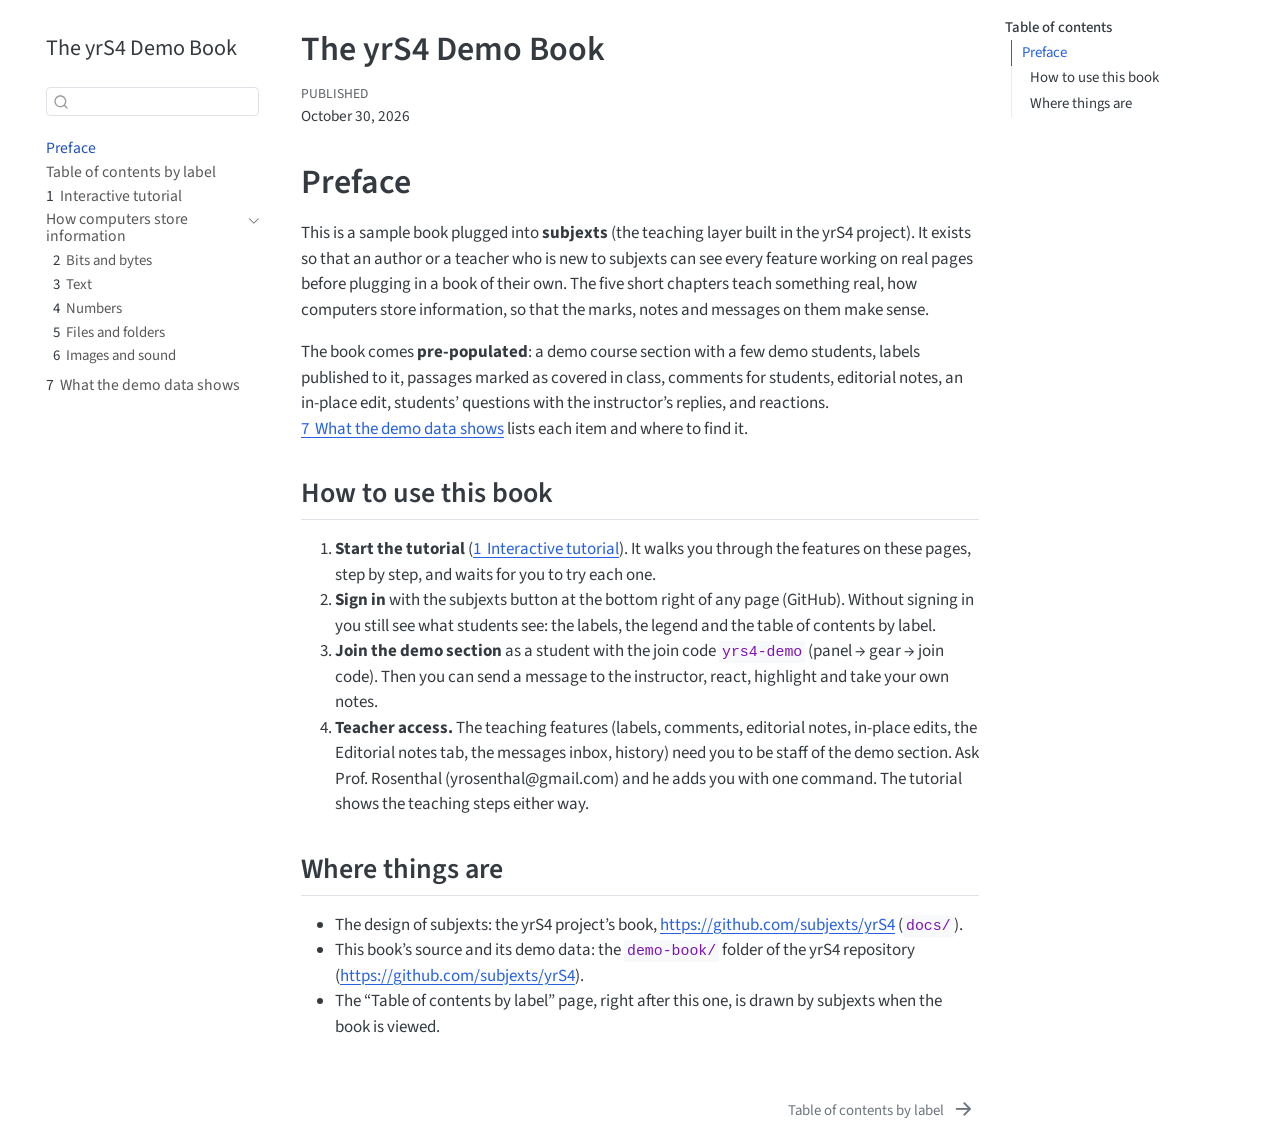
<file: index.html>
<!DOCTYPE html>
<html xmlns="http://www.w3.org/1999/xhtml" lang="en" xml:lang="en"><head>

<meta charset="utf-8">
<meta name="generator" content="quarto-1.7.33">

<meta name="viewport" content="width=device-width, initial-scale=1.0, user-scalable=yes">

<meta name="dcterms.date" content="2026-10-30">

<title>The yrS4 Demo Book</title>
<style>
code{white-space: pre-wrap;}
span.smallcaps{font-variant: small-caps;}
div.columns{display: flex; gap: min(4vw, 1.5em);}
div.column{flex: auto; overflow-x: auto;}
div.hanging-indent{margin-left: 1.5em; text-indent: -1.5em;}
ul.task-list{list-style: none;}
ul.task-list li input[type="checkbox"] {
  width: 0.8em;
  margin: 0 0.8em 0.2em -1em; /* quarto-specific, see https://github.com/quarto-dev/quarto-cli/issues/4556 */ 
  vertical-align: middle;
}
</style>


<script src="site_libs/quarto-nav/quarto-nav.js"></script>
<script src="site_libs/quarto-nav/headroom.min.js"></script>
<script src="site_libs/clipboard/clipboard.min.js"></script>
<script src="site_libs/quarto-search/autocomplete.umd.js"></script>
<script src="site_libs/quarto-search/fuse.min.js"></script>
<script src="site_libs/quarto-search/quarto-search.js"></script>
<meta name="quarto:offset" content="./">
<link href="./subjexts-labels-v001.html" rel="next">
<script src="site_libs/quarto-html/quarto.js" type="module"></script>
<script src="site_libs/quarto-html/tabsets/tabsets.js" type="module"></script>
<script src="site_libs/quarto-html/popper.min.js"></script>
<script src="site_libs/quarto-html/tippy.umd.min.js"></script>
<script src="site_libs/quarto-html/anchor.min.js"></script>
<link href="site_libs/quarto-html/tippy.css" rel="stylesheet">
<link href="site_libs/quarto-html/quarto-syntax-highlighting-ea385d0e468b0dd5ea5bf0780b1290d9.css" rel="stylesheet" id="quarto-text-highlighting-styles">
<script src="site_libs/bootstrap/bootstrap.min.js"></script>
<link href="site_libs/bootstrap/bootstrap-icons.css" rel="stylesheet">
<link href="site_libs/bootstrap/bootstrap-12250bc6d41324f970c4c53c607dc95b.min.css" rel="stylesheet" append-hash="true" id="quarto-bootstrap" data-mode="light">
<script id="quarto-search-options" type="application/json">{
  "location": "sidebar",
  "copy-button": false,
  "collapse-after": 3,
  "panel-placement": "start",
  "type": "textbox",
  "limit": 50,
  "keyboard-shortcut": [
    "f",
    "/",
    "s"
  ],
  "show-item-context": false,
  "language": {
    "search-no-results-text": "No results",
    "search-matching-documents-text": "matching documents",
    "search-copy-link-title": "Copy link to search",
    "search-hide-matches-text": "Hide additional matches",
    "search-more-match-text": "more match in this document",
    "search-more-matches-text": "more matches in this document",
    "search-clear-button-title": "Clear",
    "search-text-placeholder": "",
    "search-detached-cancel-button-title": "Cancel",
    "search-submit-button-title": "Submit",
    "search-label": "Search"
  }
}</script>


</head>

<body class="nav-sidebar floating quarto-light">

<div id="quarto-search-results"></div>
  <header id="quarto-header" class="headroom fixed-top">
  <nav class="quarto-secondary-nav">
    <div class="container-fluid d-flex">
      <button type="button" class="quarto-btn-toggle btn" data-bs-toggle="collapse" role="button" data-bs-target=".quarto-sidebar-collapse-item" aria-controls="quarto-sidebar" aria-expanded="false" aria-label="Toggle sidebar navigation" onclick="if (window.quartoToggleHeadroom) { window.quartoToggleHeadroom(); }">
        <i class="bi bi-layout-text-sidebar-reverse"></i>
      </button>
        <nav class="quarto-page-breadcrumbs" aria-label="breadcrumb"><ol class="breadcrumb"><li class="breadcrumb-item"><a href="./index.html">Preface</a></li></ol></nav>
        <a class="flex-grow-1" role="navigation" data-bs-toggle="collapse" data-bs-target=".quarto-sidebar-collapse-item" aria-controls="quarto-sidebar" aria-expanded="false" aria-label="Toggle sidebar navigation" onclick="if (window.quartoToggleHeadroom) { window.quartoToggleHeadroom(); }">      
        </a>
      <button type="button" class="btn quarto-search-button" aria-label="Search" onclick="window.quartoOpenSearch();">
        <i class="bi bi-search"></i>
      </button>
    </div>
  </nav>
</header>
<!-- content -->
<div id="quarto-content" class="quarto-container page-columns page-rows-contents page-layout-article">
<!-- sidebar -->
  <nav id="quarto-sidebar" class="sidebar collapse collapse-horizontal quarto-sidebar-collapse-item sidebar-navigation floating overflow-auto">
    <div class="pt-lg-2 mt-2 text-left sidebar-header">
    <div class="sidebar-title mb-0 py-0">
      <a href="./">The yrS4 Demo Book</a> 
    </div>
      </div>
        <div class="mt-2 flex-shrink-0 align-items-center">
        <div class="sidebar-search">
        <div id="quarto-search" class="" title="Search"></div>
        </div>
        </div>
    <div class="sidebar-menu-container"> 
    <ul class="list-unstyled mt-1">
        <li class="sidebar-item">
  <div class="sidebar-item-container"> 
  <a href="./index.html" class="sidebar-item-text sidebar-link active">
 <span class="menu-text">Preface</span></a>
  </div>
</li>
        <li class="sidebar-item">
  <div class="sidebar-item-container"> 
  <a href="./subjexts-labels-v001.html" class="sidebar-item-text sidebar-link">
 <span class="menu-text">Table of contents by label</span></a>
  </div>
</li>
        <li class="sidebar-item">
  <div class="sidebar-item-container"> 
  <a href="./tutorial.html" class="sidebar-item-text sidebar-link">
 <span class="menu-text"><span class="chapter-number">1</span>&nbsp; <span class="chapter-title">Interactive tutorial</span></span></a>
  </div>
</li>
        <li class="sidebar-item sidebar-item-section">
      <div class="sidebar-item-container"> 
            <a class="sidebar-item-text sidebar-link text-start" data-bs-toggle="collapse" data-bs-target="#quarto-sidebar-section-1" role="navigation" aria-expanded="true">
 <span class="menu-text">How computers store information</span></a>
          <a class="sidebar-item-toggle text-start" data-bs-toggle="collapse" data-bs-target="#quarto-sidebar-section-1" role="navigation" aria-expanded="true" aria-label="Toggle section">
            <i class="bi bi-chevron-right ms-2"></i>
          </a> 
      </div>
      <ul id="quarto-sidebar-section-1" class="collapse list-unstyled sidebar-section depth1 show">  
          <li class="sidebar-item">
  <div class="sidebar-item-container"> 
  <a href="./01-bits-and-bytes.html" class="sidebar-item-text sidebar-link">
 <span class="menu-text"><span class="chapter-number">2</span>&nbsp; <span class="chapter-title">Bits and bytes</span></span></a>
  </div>
</li>
          <li class="sidebar-item">
  <div class="sidebar-item-container"> 
  <a href="./02-text.html" class="sidebar-item-text sidebar-link">
 <span class="menu-text"><span class="chapter-number">3</span>&nbsp; <span class="chapter-title">Text</span></span></a>
  </div>
</li>
          <li class="sidebar-item">
  <div class="sidebar-item-container"> 
  <a href="./03-numbers.html" class="sidebar-item-text sidebar-link">
 <span class="menu-text"><span class="chapter-number">4</span>&nbsp; <span class="chapter-title">Numbers</span></span></a>
  </div>
</li>
          <li class="sidebar-item">
  <div class="sidebar-item-container"> 
  <a href="./04-files.html" class="sidebar-item-text sidebar-link">
 <span class="menu-text"><span class="chapter-number">5</span>&nbsp; <span class="chapter-title">Files and folders</span></span></a>
  </div>
</li>
          <li class="sidebar-item">
  <div class="sidebar-item-container"> 
  <a href="./05-images-and-sound.html" class="sidebar-item-text sidebar-link">
 <span class="menu-text"><span class="chapter-number">6</span>&nbsp; <span class="chapter-title">Images and sound</span></span></a>
  </div>
</li>
      </ul>
  </li>
        <li class="sidebar-item">
  <div class="sidebar-item-container"> 
  <a href="./06-demo-data.html" class="sidebar-item-text sidebar-link">
 <span class="menu-text"><span class="chapter-number">7</span>&nbsp; <span class="chapter-title">What the demo data shows</span></span></a>
  </div>
</li>
    </ul>
    </div>
</nav>
<div id="quarto-sidebar-glass" class="quarto-sidebar-collapse-item" data-bs-toggle="collapse" data-bs-target=".quarto-sidebar-collapse-item"></div>
<!-- margin-sidebar -->
    <div id="quarto-margin-sidebar" class="sidebar margin-sidebar">
        <nav id="TOC" role="doc-toc" class="toc-active">
    <h2 id="toc-title">Table of contents</h2>
   
  <ul>
  <li><a href="#preface" id="toc-preface" class="nav-link active" data-scroll-target="#preface">Preface</a>
  <ul class="collapse">
  <li><a href="#how-to-use-this-book" id="toc-how-to-use-this-book" class="nav-link" data-scroll-target="#how-to-use-this-book">How to use this book</a></li>
  <li><a href="#where-things-are" id="toc-where-things-are" class="nav-link" data-scroll-target="#where-things-are">Where things are</a></li>
  </ul></li>
  </ul>
</nav>
    </div>
<!-- main -->
<main class="content" id="quarto-document-content">

<header id="title-block-header" class="quarto-title-block default">
<div class="quarto-title">
<h1 class="title">The yrS4 Demo Book</h1>
</div>



<div class="quarto-title-meta">

    
    <div>
    <div class="quarto-title-meta-heading">Published</div>
    <div class="quarto-title-meta-contents">
      <p class="date">October 30, 2026</p>
    </div>
  </div>
  
    
  </div>
  


</header>


<section id="preface" class="level1 unnumbered">
<h1 class="unnumbered">Preface</h1>
<p>This is a sample book plugged into <strong>subjexts</strong> (the teaching layer built in the yrS4 project). It exists so that an author or a teacher who is new to subjexts can see every feature working on real pages before plugging in a book of their own. The five short chapters teach something real, how computers store information, so that the marks, notes and messages on them make sense.</p>
<p>The book comes <strong>pre-populated</strong>: a demo course section with a few demo students, labels published to it, passages marked as covered in class, comments for students, editorial notes, an in-place edit, students’ questions with the instructor’s replies, and reactions. <a href="06-demo-data.html" class="quarto-xref"><span>7&nbsp; What the demo data shows</span></a> lists each item and where to find it.</p>
<section id="how-to-use-this-book" class="level2 unnumbered">
<h2 class="unnumbered anchored" data-anchor-id="how-to-use-this-book">How to use this book</h2>
<ol type="1">
<li><strong>Start the tutorial</strong> (<a href="tutorial.html" class="quarto-xref"><span>1&nbsp; Interactive tutorial</span></a>). It walks you through the features on these pages, step by step, and waits for you to try each one.</li>
<li><strong>Sign in</strong> with the subjexts button at the bottom right of any page (GitHub). Without signing in you still see what students see: the labels, the legend and the table of contents by label.</li>
<li><strong>Join the demo section</strong> as a student with the join code <code>yrs4-demo</code> (panel → gear → join code). Then you can send a message to the instructor, react, highlight and take your own notes.</li>
<li><strong>Teacher access.</strong> The teaching features (labels, comments, editorial notes, in-place edits, the Editorial notes tab, the messages inbox, history) need you to be staff of the demo section. Ask Prof.&nbsp;Rosenthal (yrosenthal@gmail.com) and he adds you with one command. The tutorial shows the teaching steps either way.</li>
</ol>
</section>
<section id="where-things-are" class="level2 unnumbered">
<h2 class="unnumbered anchored" data-anchor-id="where-things-are">Where things are</h2>
<ul>
<li>The design of subjexts: the yrS4 project’s book, <a href="https://github.com/subjexts/yrS4" class="uri">https://github.com/subjexts/yrS4</a> (<code>docs/</code>).</li>
<li>This book’s source and its demo data: the <code>demo-book/</code> folder of the yrS4 repository (<a href="https://github.com/subjexts/yrS4" class="uri">https://github.com/subjexts/yrS4</a>).</li>
<li>The “Table of contents by label” page, right after this one, is drawn by subjexts when the book is viewed.</li>
</ul>


</section>
</section>

</main> <!-- /main -->
<script id="quarto-html-after-body" type="application/javascript">
  window.document.addEventListener("DOMContentLoaded", function (event) {
    const icon = "";
    const anchorJS = new window.AnchorJS();
    anchorJS.options = {
      placement: 'right',
      icon: icon
    };
    anchorJS.add('.anchored');
    const isCodeAnnotation = (el) => {
      for (const clz of el.classList) {
        if (clz.startsWith('code-annotation-')) {                     
          return true;
        }
      }
      return false;
    }
    const onCopySuccess = function(e) {
      // button target
      const button = e.trigger;
      // don't keep focus
      button.blur();
      // flash "checked"
      button.classList.add('code-copy-button-checked');
      var currentTitle = button.getAttribute("title");
      button.setAttribute("title", "Copied!");
      let tooltip;
      if (window.bootstrap) {
        button.setAttribute("data-bs-toggle", "tooltip");
        button.setAttribute("data-bs-placement", "left");
        button.setAttribute("data-bs-title", "Copied!");
        tooltip = new bootstrap.Tooltip(button, 
          { trigger: "manual", 
            customClass: "code-copy-button-tooltip",
            offset: [0, -8]});
        tooltip.show();    
      }
      setTimeout(function() {
        if (tooltip) {
          tooltip.hide();
          button.removeAttribute("data-bs-title");
          button.removeAttribute("data-bs-toggle");
          button.removeAttribute("data-bs-placement");
        }
        button.setAttribute("title", currentTitle);
        button.classList.remove('code-copy-button-checked');
      }, 1000);
      // clear code selection
      e.clearSelection();
    }
    const getTextToCopy = function(trigger) {
        const codeEl = trigger.previousElementSibling.cloneNode(true);
        for (const childEl of codeEl.children) {
          if (isCodeAnnotation(childEl)) {
            childEl.remove();
          }
        }
        return codeEl.innerText;
    }
    const clipboard = new window.ClipboardJS('.code-copy-button:not([data-in-quarto-modal])', {
      text: getTextToCopy
    });
    clipboard.on('success', onCopySuccess);
    if (window.document.getElementById('quarto-embedded-source-code-modal')) {
      const clipboardModal = new window.ClipboardJS('.code-copy-button[data-in-quarto-modal]', {
        text: getTextToCopy,
        container: window.document.getElementById('quarto-embedded-source-code-modal')
      });
      clipboardModal.on('success', onCopySuccess);
    }
      var localhostRegex = new RegExp(/^(?:http|https):\/\/localhost\:?[0-9]*\//);
      var mailtoRegex = new RegExp(/^mailto:/);
        var filterRegex = new RegExp('/' + window.location.host + '/');
      var isInternal = (href) => {
          return filterRegex.test(href) || localhostRegex.test(href) || mailtoRegex.test(href);
      }
      // Inspect non-navigation links and adorn them if external
     var links = window.document.querySelectorAll('a[href]:not(.nav-link):not(.navbar-brand):not(.toc-action):not(.sidebar-link):not(.sidebar-item-toggle):not(.pagination-link):not(.no-external):not([aria-hidden]):not(.dropdown-item):not(.quarto-navigation-tool):not(.about-link)');
      for (var i=0; i<links.length; i++) {
        const link = links[i];
        if (!isInternal(link.href)) {
          // undo the damage that might have been done by quarto-nav.js in the case of
          // links that we want to consider external
          if (link.dataset.originalHref !== undefined) {
            link.href = link.dataset.originalHref;
          }
        }
      }
    function tippyHover(el, contentFn, onTriggerFn, onUntriggerFn) {
      const config = {
        allowHTML: true,
        maxWidth: 500,
        delay: 100,
        arrow: false,
        appendTo: function(el) {
            return el.parentElement;
        },
        interactive: true,
        interactiveBorder: 10,
        theme: 'quarto',
        placement: 'bottom-start',
      };
      if (contentFn) {
        config.content = contentFn;
      }
      if (onTriggerFn) {
        config.onTrigger = onTriggerFn;
      }
      if (onUntriggerFn) {
        config.onUntrigger = onUntriggerFn;
      }
      window.tippy(el, config); 
    }
    const noterefs = window.document.querySelectorAll('a[role="doc-noteref"]');
    for (var i=0; i<noterefs.length; i++) {
      const ref = noterefs[i];
      tippyHover(ref, function() {
        // use id or data attribute instead here
        let href = ref.getAttribute('data-footnote-href') || ref.getAttribute('href');
        try { href = new URL(href).hash; } catch {}
        const id = href.replace(/^#\/?/, "");
        const note = window.document.getElementById(id);
        if (note) {
          return note.innerHTML;
        } else {
          return "";
        }
      });
    }
    const xrefs = window.document.querySelectorAll('a.quarto-xref');
    const processXRef = (id, note) => {
      // Strip column container classes
      const stripColumnClz = (el) => {
        el.classList.remove("page-full", "page-columns");
        if (el.children) {
          for (const child of el.children) {
            stripColumnClz(child);
          }
        }
      }
      stripColumnClz(note)
      if (id === null || id.startsWith('sec-')) {
        // Special case sections, only their first couple elements
        const container = document.createElement("div");
        if (note.children && note.children.length > 2) {
          container.appendChild(note.children[0].cloneNode(true));
          for (let i = 1; i < note.children.length; i++) {
            const child = note.children[i];
            if (child.tagName === "P" && child.innerText === "") {
              continue;
            } else {
              container.appendChild(child.cloneNode(true));
              break;
            }
          }
          if (window.Quarto?.typesetMath) {
            window.Quarto.typesetMath(container);
          }
          return container.innerHTML
        } else {
          if (window.Quarto?.typesetMath) {
            window.Quarto.typesetMath(note);
          }
          return note.innerHTML;
        }
      } else {
        // Remove any anchor links if they are present
        const anchorLink = note.querySelector('a.anchorjs-link');
        if (anchorLink) {
          anchorLink.remove();
        }
        if (window.Quarto?.typesetMath) {
          window.Quarto.typesetMath(note);
        }
        if (note.classList.contains("callout")) {
          return note.outerHTML;
        } else {
          return note.innerHTML;
        }
      }
    }
    for (var i=0; i<xrefs.length; i++) {
      const xref = xrefs[i];
      tippyHover(xref, undefined, function(instance) {
        instance.disable();
        let url = xref.getAttribute('href');
        let hash = undefined; 
        if (url.startsWith('#')) {
          hash = url;
        } else {
          try { hash = new URL(url).hash; } catch {}
        }
        if (hash) {
          const id = hash.replace(/^#\/?/, "");
          const note = window.document.getElementById(id);
          if (note !== null) {
            try {
              const html = processXRef(id, note.cloneNode(true));
              instance.setContent(html);
            } finally {
              instance.enable();
              instance.show();
            }
          } else {
            // See if we can fetch this
            fetch(url.split('#')[0])
            .then(res => res.text())
            .then(html => {
              const parser = new DOMParser();
              const htmlDoc = parser.parseFromString(html, "text/html");
              const note = htmlDoc.getElementById(id);
              if (note !== null) {
                const html = processXRef(id, note);
                instance.setContent(html);
              } 
            }).finally(() => {
              instance.enable();
              instance.show();
            });
          }
        } else {
          // See if we can fetch a full url (with no hash to target)
          // This is a special case and we should probably do some content thinning / targeting
          fetch(url)
          .then(res => res.text())
          .then(html => {
            const parser = new DOMParser();
            const htmlDoc = parser.parseFromString(html, "text/html");
            const note = htmlDoc.querySelector('main.content');
            if (note !== null) {
              // This should only happen for chapter cross references
              // (since there is no id in the URL)
              // remove the first header
              if (note.children.length > 0 && note.children[0].tagName === "HEADER") {
                note.children[0].remove();
              }
              const html = processXRef(null, note);
              instance.setContent(html);
            } 
          }).finally(() => {
            instance.enable();
            instance.show();
          });
        }
      }, function(instance) {
      });
    }
        let selectedAnnoteEl;
        const selectorForAnnotation = ( cell, annotation) => {
          let cellAttr = 'data-code-cell="' + cell + '"';
          let lineAttr = 'data-code-annotation="' +  annotation + '"';
          const selector = 'span[' + cellAttr + '][' + lineAttr + ']';
          return selector;
        }
        const selectCodeLines = (annoteEl) => {
          const doc = window.document;
          const targetCell = annoteEl.getAttribute("data-target-cell");
          const targetAnnotation = annoteEl.getAttribute("data-target-annotation");
          const annoteSpan = window.document.querySelector(selectorForAnnotation(targetCell, targetAnnotation));
          const lines = annoteSpan.getAttribute("data-code-lines").split(",");
          const lineIds = lines.map((line) => {
            return targetCell + "-" + line;
          })
          let top = null;
          let height = null;
          let parent = null;
          if (lineIds.length > 0) {
              //compute the position of the single el (top and bottom and make a div)
              const el = window.document.getElementById(lineIds[0]);
              top = el.offsetTop;
              height = el.offsetHeight;
              parent = el.parentElement.parentElement;
            if (lineIds.length > 1) {
              const lastEl = window.document.getElementById(lineIds[lineIds.length - 1]);
              const bottom = lastEl.offsetTop + lastEl.offsetHeight;
              height = bottom - top;
            }
            if (top !== null && height !== null && parent !== null) {
              // cook up a div (if necessary) and position it 
              let div = window.document.getElementById("code-annotation-line-highlight");
              if (div === null) {
                div = window.document.createElement("div");
                div.setAttribute("id", "code-annotation-line-highlight");
                div.style.position = 'absolute';
                parent.appendChild(div);
              }
              div.style.top = top - 2 + "px";
              div.style.height = height + 4 + "px";
              div.style.left = 0;
              let gutterDiv = window.document.getElementById("code-annotation-line-highlight-gutter");
              if (gutterDiv === null) {
                gutterDiv = window.document.createElement("div");
                gutterDiv.setAttribute("id", "code-annotation-line-highlight-gutter");
                gutterDiv.style.position = 'absolute';
                const codeCell = window.document.getElementById(targetCell);
                const gutter = codeCell.querySelector('.code-annotation-gutter');
                gutter.appendChild(gutterDiv);
              }
              gutterDiv.style.top = top - 2 + "px";
              gutterDiv.style.height = height + 4 + "px";
            }
            selectedAnnoteEl = annoteEl;
          }
        };
        const unselectCodeLines = () => {
          const elementsIds = ["code-annotation-line-highlight", "code-annotation-line-highlight-gutter"];
          elementsIds.forEach((elId) => {
            const div = window.document.getElementById(elId);
            if (div) {
              div.remove();
            }
          });
          selectedAnnoteEl = undefined;
        };
          // Handle positioning of the toggle
      window.addEventListener(
        "resize",
        throttle(() => {
          elRect = undefined;
          if (selectedAnnoteEl) {
            selectCodeLines(selectedAnnoteEl);
          }
        }, 10)
      );
      function throttle(fn, ms) {
      let throttle = false;
      let timer;
        return (...args) => {
          if(!throttle) { // first call gets through
              fn.apply(this, args);
              throttle = true;
          } else { // all the others get throttled
              if(timer) clearTimeout(timer); // cancel #2
              timer = setTimeout(() => {
                fn.apply(this, args);
                timer = throttle = false;
              }, ms);
          }
        };
      }
        // Attach click handler to the DT
        const annoteDls = window.document.querySelectorAll('dt[data-target-cell]');
        for (const annoteDlNode of annoteDls) {
          annoteDlNode.addEventListener('click', (event) => {
            const clickedEl = event.target;
            if (clickedEl !== selectedAnnoteEl) {
              unselectCodeLines();
              const activeEl = window.document.querySelector('dt[data-target-cell].code-annotation-active');
              if (activeEl) {
                activeEl.classList.remove('code-annotation-active');
              }
              selectCodeLines(clickedEl);
              clickedEl.classList.add('code-annotation-active');
            } else {
              // Unselect the line
              unselectCodeLines();
              clickedEl.classList.remove('code-annotation-active');
            }
          });
        }
    const findCites = (el) => {
      const parentEl = el.parentElement;
      if (parentEl) {
        const cites = parentEl.dataset.cites;
        if (cites) {
          return {
            el,
            cites: cites.split(' ')
          };
        } else {
          return findCites(el.parentElement)
        }
      } else {
        return undefined;
      }
    };
    var bibliorefs = window.document.querySelectorAll('a[role="doc-biblioref"]');
    for (var i=0; i<bibliorefs.length; i++) {
      const ref = bibliorefs[i];
      const citeInfo = findCites(ref);
      if (citeInfo) {
        tippyHover(citeInfo.el, function() {
          var popup = window.document.createElement('div');
          citeInfo.cites.forEach(function(cite) {
            var citeDiv = window.document.createElement('div');
            citeDiv.classList.add('hanging-indent');
            citeDiv.classList.add('csl-entry');
            var biblioDiv = window.document.getElementById('ref-' + cite);
            if (biblioDiv) {
              citeDiv.innerHTML = biblioDiv.innerHTML;
            }
            popup.appendChild(citeDiv);
          });
          return popup.innerHTML;
        });
      }
    }
  });
  </script>
<nav class="page-navigation">
  <div class="nav-page nav-page-previous">
  </div>
  <div class="nav-page nav-page-next">
      <a href="./subjexts-labels-v001.html" class="pagination-link" aria-label="Table of contents by label">
        <span class="nav-page-text">Table of contents by label</span> <i class="bi bi-arrow-right-short"></i>
      </a>
  </div>
</nav>
</div> <!-- /content -->
<!-- subjexts-v001.html: the subjexts teaching overlay (yrS4). One line; remove it to revert the book completely.
     The script holds no key, fails silently, and does nothing if the package is disabled on the platform. -->
<script src="https://subjexts.github.io/overlay/v1/yrS4.js" data-package="y-rosenthal/yrs4-demo" defer=""></script>
<!-- yrS4-tutorial.html: the interactive tutorial of subjexts, this book's own feature (docs/PLANNING-v001.qmd).
     It drives the subjexts page script (window.__yrS4) from outside; it changes nothing in the platform. -->
<link rel="stylesheet" href="yrS4-tutorial.css">
<script src="yrS4-tutorial.js" defer=""></script>




</body></html>
</file>
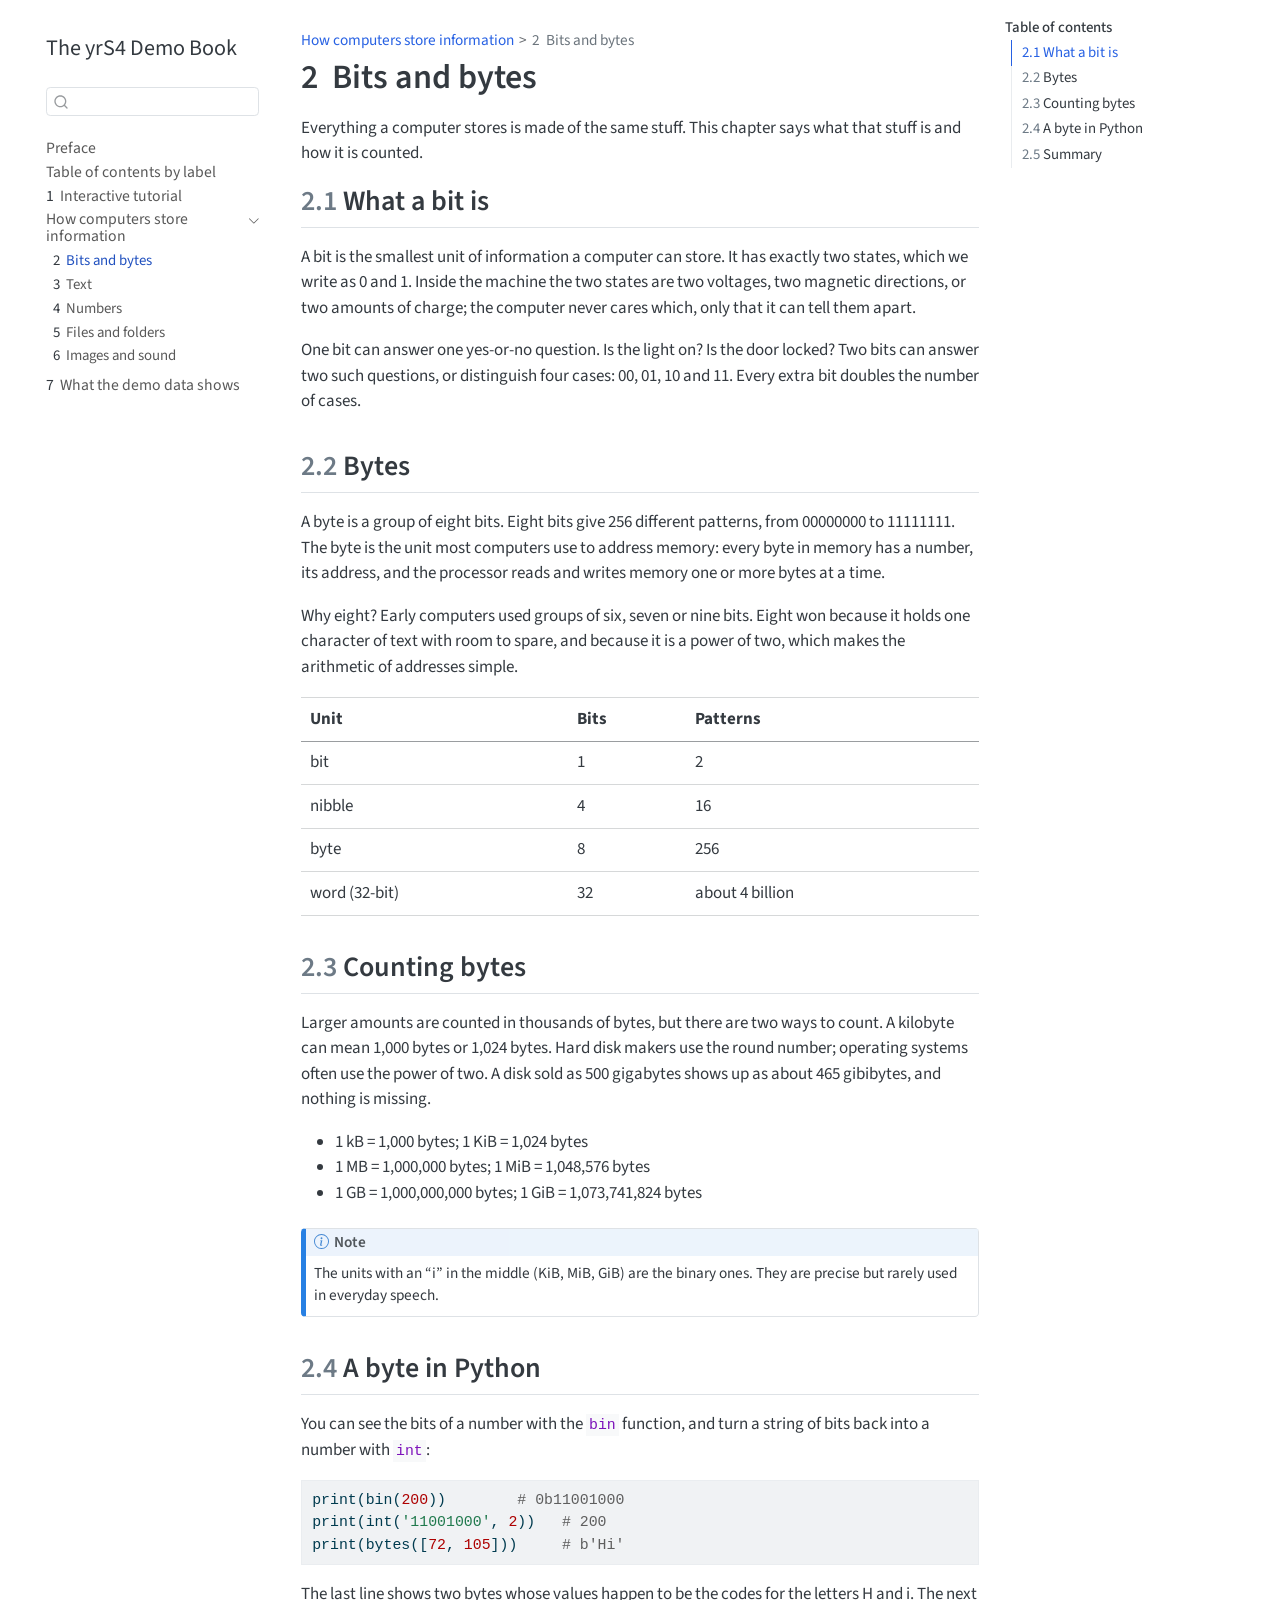
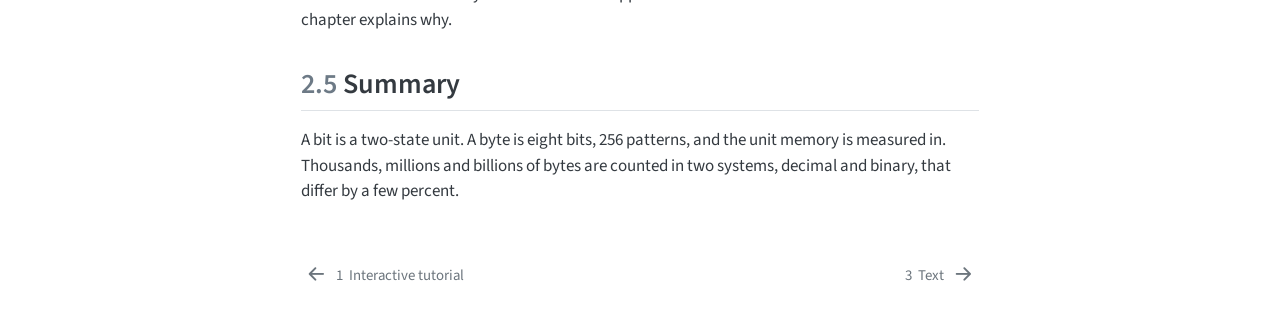
<file: 01-bits-and-bytes.html>
<!DOCTYPE html>
<html xmlns="http://www.w3.org/1999/xhtml" lang="en" xml:lang="en"><head>

<meta charset="utf-8">
<meta name="generator" content="quarto-1.7.33">

<meta name="viewport" content="width=device-width, initial-scale=1.0, user-scalable=yes">


<title>2&nbsp; Bits and bytes – The yrS4 Demo Book</title>
<style>
code{white-space: pre-wrap;}
span.smallcaps{font-variant: small-caps;}
div.columns{display: flex; gap: min(4vw, 1.5em);}
div.column{flex: auto; overflow-x: auto;}
div.hanging-indent{margin-left: 1.5em; text-indent: -1.5em;}
ul.task-list{list-style: none;}
ul.task-list li input[type="checkbox"] {
  width: 0.8em;
  margin: 0 0.8em 0.2em -1em; /* quarto-specific, see https://github.com/quarto-dev/quarto-cli/issues/4556 */ 
  vertical-align: middle;
}
/* CSS for syntax highlighting */
html { -webkit-text-size-adjust: 100%; }
pre > code.sourceCode { white-space: pre; position: relative; }
pre > code.sourceCode > span { display: inline-block; line-height: 1.25; }
pre > code.sourceCode > span:empty { height: 1.2em; }
.sourceCode { overflow: visible; }
code.sourceCode > span { color: inherit; text-decoration: inherit; }
div.sourceCode { margin: 1em 0; }
pre.sourceCode { margin: 0; }
@media screen {
div.sourceCode { overflow: auto; }
}
@media print {
pre > code.sourceCode { white-space: pre-wrap; }
pre > code.sourceCode > span { text-indent: -5em; padding-left: 5em; }
}
pre.numberSource code
  { counter-reset: source-line 0; }
pre.numberSource code > span
  { position: relative; left: -4em; counter-increment: source-line; }
pre.numberSource code > span > a:first-child::before
  { content: counter(source-line);
    position: relative; left: -1em; text-align: right; vertical-align: baseline;
    border: none; display: inline-block;
    -webkit-touch-callout: none; -webkit-user-select: none;
    -khtml-user-select: none; -moz-user-select: none;
    -ms-user-select: none; user-select: none;
    padding: 0 4px; width: 4em;
  }
pre.numberSource { margin-left: 3em;  padding-left: 4px; }
div.sourceCode
  {   }
@media screen {
pre > code.sourceCode > span > a:first-child::before { text-decoration: underline; }
}
</style>


<script src="site_libs/quarto-nav/quarto-nav.js"></script>
<script src="site_libs/quarto-nav/headroom.min.js"></script>
<script src="site_libs/clipboard/clipboard.min.js"></script>
<script src="site_libs/quarto-search/autocomplete.umd.js"></script>
<script src="site_libs/quarto-search/fuse.min.js"></script>
<script src="site_libs/quarto-search/quarto-search.js"></script>
<meta name="quarto:offset" content="./">
<link href="./02-text.html" rel="next">
<link href="./tutorial.html" rel="prev">
<script src="site_libs/quarto-html/quarto.js" type="module"></script>
<script src="site_libs/quarto-html/tabsets/tabsets.js" type="module"></script>
<script src="site_libs/quarto-html/popper.min.js"></script>
<script src="site_libs/quarto-html/tippy.umd.min.js"></script>
<script src="site_libs/quarto-html/anchor.min.js"></script>
<link href="site_libs/quarto-html/tippy.css" rel="stylesheet">
<link href="site_libs/quarto-html/quarto-syntax-highlighting-ea385d0e468b0dd5ea5bf0780b1290d9.css" rel="stylesheet" id="quarto-text-highlighting-styles">
<script src="site_libs/bootstrap/bootstrap.min.js"></script>
<link href="site_libs/bootstrap/bootstrap-icons.css" rel="stylesheet">
<link href="site_libs/bootstrap/bootstrap-12250bc6d41324f970c4c53c607dc95b.min.css" rel="stylesheet" append-hash="true" id="quarto-bootstrap" data-mode="light">
<script id="quarto-search-options" type="application/json">{
  "location": "sidebar",
  "copy-button": false,
  "collapse-after": 3,
  "panel-placement": "start",
  "type": "textbox",
  "limit": 50,
  "keyboard-shortcut": [
    "f",
    "/",
    "s"
  ],
  "show-item-context": false,
  "language": {
    "search-no-results-text": "No results",
    "search-matching-documents-text": "matching documents",
    "search-copy-link-title": "Copy link to search",
    "search-hide-matches-text": "Hide additional matches",
    "search-more-match-text": "more match in this document",
    "search-more-matches-text": "more matches in this document",
    "search-clear-button-title": "Clear",
    "search-text-placeholder": "",
    "search-detached-cancel-button-title": "Cancel",
    "search-submit-button-title": "Submit",
    "search-label": "Search"
  }
}</script>


</head>

<body class="nav-sidebar floating quarto-light">

<div id="quarto-search-results"></div>
  <header id="quarto-header" class="headroom fixed-top">
  <nav class="quarto-secondary-nav">
    <div class="container-fluid d-flex">
      <button type="button" class="quarto-btn-toggle btn" data-bs-toggle="collapse" role="button" data-bs-target=".quarto-sidebar-collapse-item" aria-controls="quarto-sidebar" aria-expanded="false" aria-label="Toggle sidebar navigation" onclick="if (window.quartoToggleHeadroom) { window.quartoToggleHeadroom(); }">
        <i class="bi bi-layout-text-sidebar-reverse"></i>
      </button>
        <nav class="quarto-page-breadcrumbs" aria-label="breadcrumb"><ol class="breadcrumb"><li class="breadcrumb-item"><a href="./01-bits-and-bytes.html">How computers store information</a></li><li class="breadcrumb-item"><a href="./01-bits-and-bytes.html"><span class="chapter-number">2</span>&nbsp; <span class="chapter-title">Bits and bytes</span></a></li></ol></nav>
        <a class="flex-grow-1" role="navigation" data-bs-toggle="collapse" data-bs-target=".quarto-sidebar-collapse-item" aria-controls="quarto-sidebar" aria-expanded="false" aria-label="Toggle sidebar navigation" onclick="if (window.quartoToggleHeadroom) { window.quartoToggleHeadroom(); }">      
        </a>
      <button type="button" class="btn quarto-search-button" aria-label="Search" onclick="window.quartoOpenSearch();">
        <i class="bi bi-search"></i>
      </button>
    </div>
  </nav>
</header>
<!-- content -->
<div id="quarto-content" class="quarto-container page-columns page-rows-contents page-layout-article">
<!-- sidebar -->
  <nav id="quarto-sidebar" class="sidebar collapse collapse-horizontal quarto-sidebar-collapse-item sidebar-navigation floating overflow-auto">
    <div class="pt-lg-2 mt-2 text-left sidebar-header">
    <div class="sidebar-title mb-0 py-0">
      <a href="./">The yrS4 Demo Book</a> 
    </div>
      </div>
        <div class="mt-2 flex-shrink-0 align-items-center">
        <div class="sidebar-search">
        <div id="quarto-search" class="" title="Search"></div>
        </div>
        </div>
    <div class="sidebar-menu-container"> 
    <ul class="list-unstyled mt-1">
        <li class="sidebar-item">
  <div class="sidebar-item-container"> 
  <a href="./index.html" class="sidebar-item-text sidebar-link">
 <span class="menu-text">Preface</span></a>
  </div>
</li>
        <li class="sidebar-item">
  <div class="sidebar-item-container"> 
  <a href="./subjexts-labels-v001.html" class="sidebar-item-text sidebar-link">
 <span class="menu-text">Table of contents by label</span></a>
  </div>
</li>
        <li class="sidebar-item">
  <div class="sidebar-item-container"> 
  <a href="./tutorial.html" class="sidebar-item-text sidebar-link">
 <span class="menu-text"><span class="chapter-number">1</span>&nbsp; <span class="chapter-title">Interactive tutorial</span></span></a>
  </div>
</li>
        <li class="sidebar-item sidebar-item-section">
      <div class="sidebar-item-container"> 
            <a class="sidebar-item-text sidebar-link text-start" data-bs-toggle="collapse" data-bs-target="#quarto-sidebar-section-1" role="navigation" aria-expanded="true">
 <span class="menu-text">How computers store information</span></a>
          <a class="sidebar-item-toggle text-start" data-bs-toggle="collapse" data-bs-target="#quarto-sidebar-section-1" role="navigation" aria-expanded="true" aria-label="Toggle section">
            <i class="bi bi-chevron-right ms-2"></i>
          </a> 
      </div>
      <ul id="quarto-sidebar-section-1" class="collapse list-unstyled sidebar-section depth1 show">  
          <li class="sidebar-item">
  <div class="sidebar-item-container"> 
  <a href="./01-bits-and-bytes.html" class="sidebar-item-text sidebar-link active">
 <span class="menu-text"><span class="chapter-number">2</span>&nbsp; <span class="chapter-title">Bits and bytes</span></span></a>
  </div>
</li>
          <li class="sidebar-item">
  <div class="sidebar-item-container"> 
  <a href="./02-text.html" class="sidebar-item-text sidebar-link">
 <span class="menu-text"><span class="chapter-number">3</span>&nbsp; <span class="chapter-title">Text</span></span></a>
  </div>
</li>
          <li class="sidebar-item">
  <div class="sidebar-item-container"> 
  <a href="./03-numbers.html" class="sidebar-item-text sidebar-link">
 <span class="menu-text"><span class="chapter-number">4</span>&nbsp; <span class="chapter-title">Numbers</span></span></a>
  </div>
</li>
          <li class="sidebar-item">
  <div class="sidebar-item-container"> 
  <a href="./04-files.html" class="sidebar-item-text sidebar-link">
 <span class="menu-text"><span class="chapter-number">5</span>&nbsp; <span class="chapter-title">Files and folders</span></span></a>
  </div>
</li>
          <li class="sidebar-item">
  <div class="sidebar-item-container"> 
  <a href="./05-images-and-sound.html" class="sidebar-item-text sidebar-link">
 <span class="menu-text"><span class="chapter-number">6</span>&nbsp; <span class="chapter-title">Images and sound</span></span></a>
  </div>
</li>
      </ul>
  </li>
        <li class="sidebar-item">
  <div class="sidebar-item-container"> 
  <a href="./06-demo-data.html" class="sidebar-item-text sidebar-link">
 <span class="menu-text"><span class="chapter-number">7</span>&nbsp; <span class="chapter-title">What the demo data shows</span></span></a>
  </div>
</li>
    </ul>
    </div>
</nav>
<div id="quarto-sidebar-glass" class="quarto-sidebar-collapse-item" data-bs-toggle="collapse" data-bs-target=".quarto-sidebar-collapse-item"></div>
<!-- margin-sidebar -->
    <div id="quarto-margin-sidebar" class="sidebar margin-sidebar">
        <nav id="TOC" role="doc-toc" class="toc-active">
    <h2 id="toc-title">Table of contents</h2>
   
  <ul>
  <li><a href="#sec-what-a-bit-is" id="toc-sec-what-a-bit-is" class="nav-link active" data-scroll-target="#sec-what-a-bit-is"><span class="header-section-number">2.1</span> What a bit is</a></li>
  <li><a href="#sec-bytes" id="toc-sec-bytes" class="nav-link" data-scroll-target="#sec-bytes"><span class="header-section-number">2.2</span> Bytes</a></li>
  <li><a href="#sec-counting-bytes" id="toc-sec-counting-bytes" class="nav-link" data-scroll-target="#sec-counting-bytes"><span class="header-section-number">2.3</span> Counting bytes</a></li>
  <li><a href="#sec-a-byte-in-python" id="toc-sec-a-byte-in-python" class="nav-link" data-scroll-target="#sec-a-byte-in-python"><span class="header-section-number">2.4</span> A byte in Python</a></li>
  <li><a href="#sec-bits-summary" id="toc-sec-bits-summary" class="nav-link" data-scroll-target="#sec-bits-summary"><span class="header-section-number">2.5</span> Summary</a></li>
  </ul>
</nav>
    </div>
<!-- main -->
<main class="content" id="quarto-document-content">

<header id="title-block-header" class="quarto-title-block default"><nav class="quarto-page-breadcrumbs quarto-title-breadcrumbs d-none d-lg-block" aria-label="breadcrumb"><ol class="breadcrumb"><li class="breadcrumb-item"><a href="./01-bits-and-bytes.html">How computers store information</a></li><li class="breadcrumb-item"><a href="./01-bits-and-bytes.html"><span class="chapter-number">2</span>&nbsp; <span class="chapter-title">Bits and bytes</span></a></li></ol></nav>
<div class="quarto-title">
<h1 class="title"><span id="sec-bits" class="quarto-section-identifier"><span class="chapter-number">2</span>&nbsp; <span class="chapter-title">Bits and bytes</span></span></h1>
</div>



<div class="quarto-title-meta">

    
  
    
  </div>
  


</header>


<p>Everything a computer stores is made of the same stuff. This chapter says what that stuff is and how it is counted.</p>
<section id="sec-what-a-bit-is" class="level2" data-number="2.1">
<h2 data-number="2.1" class="anchored" data-anchor-id="sec-what-a-bit-is"><span class="header-section-number">2.1</span> What a bit is</h2>
<p>A bit is the smallest unit of information a computer can store. It has exactly two states, which we write as 0 and 1. Inside the machine the two states are two voltages, two magnetic directions, or two amounts of charge; the computer never cares which, only that it can tell them apart.</p>
<p>One bit can answer one yes-or-no question. Is the light on? Is the door locked? Two bits can answer two such questions, or distinguish four cases: 00, 01, 10 and 11. Every extra bit doubles the number of cases.</p>
</section>
<section id="sec-bytes" class="level2" data-number="2.2">
<h2 data-number="2.2" class="anchored" data-anchor-id="sec-bytes"><span class="header-section-number">2.2</span> Bytes</h2>
<p>A byte is a group of eight bits. Eight bits give 256 different patterns, from 00000000 to 11111111. The byte is the unit most computers use to address memory: every byte in memory has a number, its address, and the processor reads and writes memory one or more bytes at a time.</p>
<p>Why eight? Early computers used groups of six, seven or nine bits. Eight won because it holds one character of text with room to spare, and because it is a power of two, which makes the arithmetic of addresses simple.</p>
<table class="caption-top table">
<thead>
<tr class="header">
<th>Unit</th>
<th>Bits</th>
<th>Patterns</th>
</tr>
</thead>
<tbody>
<tr class="odd">
<td>bit</td>
<td>1</td>
<td>2</td>
</tr>
<tr class="even">
<td>nibble</td>
<td>4</td>
<td>16</td>
</tr>
<tr class="odd">
<td>byte</td>
<td>8</td>
<td>256</td>
</tr>
<tr class="even">
<td>word (32-bit)</td>
<td>32</td>
<td>about 4 billion</td>
</tr>
</tbody>
</table>
</section>
<section id="sec-counting-bytes" class="level2" data-number="2.3">
<h2 data-number="2.3" class="anchored" data-anchor-id="sec-counting-bytes"><span class="header-section-number">2.3</span> Counting bytes</h2>
<p>Larger amounts are counted in thousands of bytes, but there are two ways to count. A kilobyte can mean 1,000 bytes or 1,024 bytes. Hard disk makers use the round number; operating systems often use the power of two. A disk sold as 500 gigabytes shows up as about 465 gibibytes, and nothing is missing.</p>
<ul>
<li>1 kB = 1,000 bytes; 1 KiB = 1,024 bytes</li>
<li>1 MB = 1,000,000 bytes; 1 MiB = 1,048,576 bytes</li>
<li>1 GB = 1,000,000,000 bytes; 1 GiB = 1,073,741,824 bytes</li>
</ul>
<div class="callout callout-style-default callout-note callout-titled">
<div class="callout-header d-flex align-content-center">
<div class="callout-icon-container">
<i class="callout-icon"></i>
</div>
<div class="callout-title-container flex-fill">
Note
</div>
</div>
<div class="callout-body-container callout-body">
<p>The units with an “i” in the middle (KiB, MiB, GiB) are the binary ones. They are precise but rarely used in everyday speech.</p>
</div>
</div>
</section>
<section id="sec-a-byte-in-python" class="level2" data-number="2.4">
<h2 data-number="2.4" class="anchored" data-anchor-id="sec-a-byte-in-python"><span class="header-section-number">2.4</span> A byte in Python</h2>
<p>You can see the bits of a number with the <code>bin</code> function, and turn a string of bits back into a number with <code>int</code>:</p>
<div class="sourceCode" id="cb1"><pre class="sourceCode python code-with-copy"><code class="sourceCode python"><span id="cb1-1"><a href="#cb1-1" aria-hidden="true" tabindex="-1"></a><span class="bu">print</span>(<span class="bu">bin</span>(<span class="dv">200</span>))        <span class="co"># 0b11001000</span></span>
<span id="cb1-2"><a href="#cb1-2" aria-hidden="true" tabindex="-1"></a><span class="bu">print</span>(<span class="bu">int</span>(<span class="st">'11001000'</span>, <span class="dv">2</span>))   <span class="co"># 200</span></span>
<span id="cb1-3"><a href="#cb1-3" aria-hidden="true" tabindex="-1"></a><span class="bu">print</span>(<span class="bu">bytes</span>([<span class="dv">72</span>, <span class="dv">105</span>]))     <span class="co"># b'Hi'</span></span></code><button title="Copy to Clipboard" class="code-copy-button"><i class="bi"></i></button></pre></div>
<p>The last line shows two bytes whose values happen to be the codes for the letters H and i. The next chapter explains why.</p>
</section>
<section id="sec-bits-summary" class="level2" data-number="2.5">
<h2 data-number="2.5" class="anchored" data-anchor-id="sec-bits-summary"><span class="header-section-number">2.5</span> Summary</h2>
<p>A bit is a two-state unit. A byte is eight bits, 256 patterns, and the unit memory is measured in. Thousands, millions and billions of bytes are counted in two systems, decimal and binary, that differ by a few percent.</p>


</section>

</main> <!-- /main -->
<script id="quarto-html-after-body" type="application/javascript">
  window.document.addEventListener("DOMContentLoaded", function (event) {
    const icon = "";
    const anchorJS = new window.AnchorJS();
    anchorJS.options = {
      placement: 'right',
      icon: icon
    };
    anchorJS.add('.anchored');
    const isCodeAnnotation = (el) => {
      for (const clz of el.classList) {
        if (clz.startsWith('code-annotation-')) {                     
          return true;
        }
      }
      return false;
    }
    const onCopySuccess = function(e) {
      // button target
      const button = e.trigger;
      // don't keep focus
      button.blur();
      // flash "checked"
      button.classList.add('code-copy-button-checked');
      var currentTitle = button.getAttribute("title");
      button.setAttribute("title", "Copied!");
      let tooltip;
      if (window.bootstrap) {
        button.setAttribute("data-bs-toggle", "tooltip");
        button.setAttribute("data-bs-placement", "left");
        button.setAttribute("data-bs-title", "Copied!");
        tooltip = new bootstrap.Tooltip(button, 
          { trigger: "manual", 
            customClass: "code-copy-button-tooltip",
            offset: [0, -8]});
        tooltip.show();    
      }
      setTimeout(function() {
        if (tooltip) {
          tooltip.hide();
          button.removeAttribute("data-bs-title");
          button.removeAttribute("data-bs-toggle");
          button.removeAttribute("data-bs-placement");
        }
        button.setAttribute("title", currentTitle);
        button.classList.remove('code-copy-button-checked');
      }, 1000);
      // clear code selection
      e.clearSelection();
    }
    const getTextToCopy = function(trigger) {
        const codeEl = trigger.previousElementSibling.cloneNode(true);
        for (const childEl of codeEl.children) {
          if (isCodeAnnotation(childEl)) {
            childEl.remove();
          }
        }
        return codeEl.innerText;
    }
    const clipboard = new window.ClipboardJS('.code-copy-button:not([data-in-quarto-modal])', {
      text: getTextToCopy
    });
    clipboard.on('success', onCopySuccess);
    if (window.document.getElementById('quarto-embedded-source-code-modal')) {
      const clipboardModal = new window.ClipboardJS('.code-copy-button[data-in-quarto-modal]', {
        text: getTextToCopy,
        container: window.document.getElementById('quarto-embedded-source-code-modal')
      });
      clipboardModal.on('success', onCopySuccess);
    }
      var localhostRegex = new RegExp(/^(?:http|https):\/\/localhost\:?[0-9]*\//);
      var mailtoRegex = new RegExp(/^mailto:/);
        var filterRegex = new RegExp('/' + window.location.host + '/');
      var isInternal = (href) => {
          return filterRegex.test(href) || localhostRegex.test(href) || mailtoRegex.test(href);
      }
      // Inspect non-navigation links and adorn them if external
     var links = window.document.querySelectorAll('a[href]:not(.nav-link):not(.navbar-brand):not(.toc-action):not(.sidebar-link):not(.sidebar-item-toggle):not(.pagination-link):not(.no-external):not([aria-hidden]):not(.dropdown-item):not(.quarto-navigation-tool):not(.about-link)');
      for (var i=0; i<links.length; i++) {
        const link = links[i];
        if (!isInternal(link.href)) {
          // undo the damage that might have been done by quarto-nav.js in the case of
          // links that we want to consider external
          if (link.dataset.originalHref !== undefined) {
            link.href = link.dataset.originalHref;
          }
        }
      }
    function tippyHover(el, contentFn, onTriggerFn, onUntriggerFn) {
      const config = {
        allowHTML: true,
        maxWidth: 500,
        delay: 100,
        arrow: false,
        appendTo: function(el) {
            return el.parentElement;
        },
        interactive: true,
        interactiveBorder: 10,
        theme: 'quarto',
        placement: 'bottom-start',
      };
      if (contentFn) {
        config.content = contentFn;
      }
      if (onTriggerFn) {
        config.onTrigger = onTriggerFn;
      }
      if (onUntriggerFn) {
        config.onUntrigger = onUntriggerFn;
      }
      window.tippy(el, config); 
    }
    const noterefs = window.document.querySelectorAll('a[role="doc-noteref"]');
    for (var i=0; i<noterefs.length; i++) {
      const ref = noterefs[i];
      tippyHover(ref, function() {
        // use id or data attribute instead here
        let href = ref.getAttribute('data-footnote-href') || ref.getAttribute('href');
        try { href = new URL(href).hash; } catch {}
        const id = href.replace(/^#\/?/, "");
        const note = window.document.getElementById(id);
        if (note) {
          return note.innerHTML;
        } else {
          return "";
        }
      });
    }
    const xrefs = window.document.querySelectorAll('a.quarto-xref');
    const processXRef = (id, note) => {
      // Strip column container classes
      const stripColumnClz = (el) => {
        el.classList.remove("page-full", "page-columns");
        if (el.children) {
          for (const child of el.children) {
            stripColumnClz(child);
          }
        }
      }
      stripColumnClz(note)
      if (id === null || id.startsWith('sec-')) {
        // Special case sections, only their first couple elements
        const container = document.createElement("div");
        if (note.children && note.children.length > 2) {
          container.appendChild(note.children[0].cloneNode(true));
          for (let i = 1; i < note.children.length; i++) {
            const child = note.children[i];
            if (child.tagName === "P" && child.innerText === "") {
              continue;
            } else {
              container.appendChild(child.cloneNode(true));
              break;
            }
          }
          if (window.Quarto?.typesetMath) {
            window.Quarto.typesetMath(container);
          }
          return container.innerHTML
        } else {
          if (window.Quarto?.typesetMath) {
            window.Quarto.typesetMath(note);
          }
          return note.innerHTML;
        }
      } else {
        // Remove any anchor links if they are present
        const anchorLink = note.querySelector('a.anchorjs-link');
        if (anchorLink) {
          anchorLink.remove();
        }
        if (window.Quarto?.typesetMath) {
          window.Quarto.typesetMath(note);
        }
        if (note.classList.contains("callout")) {
          return note.outerHTML;
        } else {
          return note.innerHTML;
        }
      }
    }
    for (var i=0; i<xrefs.length; i++) {
      const xref = xrefs[i];
      tippyHover(xref, undefined, function(instance) {
        instance.disable();
        let url = xref.getAttribute('href');
        let hash = undefined; 
        if (url.startsWith('#')) {
          hash = url;
        } else {
          try { hash = new URL(url).hash; } catch {}
        }
        if (hash) {
          const id = hash.replace(/^#\/?/, "");
          const note = window.document.getElementById(id);
          if (note !== null) {
            try {
              const html = processXRef(id, note.cloneNode(true));
              instance.setContent(html);
            } finally {
              instance.enable();
              instance.show();
            }
          } else {
            // See if we can fetch this
            fetch(url.split('#')[0])
            .then(res => res.text())
            .then(html => {
              const parser = new DOMParser();
              const htmlDoc = parser.parseFromString(html, "text/html");
              const note = htmlDoc.getElementById(id);
              if (note !== null) {
                const html = processXRef(id, note);
                instance.setContent(html);
              } 
            }).finally(() => {
              instance.enable();
              instance.show();
            });
          }
        } else {
          // See if we can fetch a full url (with no hash to target)
          // This is a special case and we should probably do some content thinning / targeting
          fetch(url)
          .then(res => res.text())
          .then(html => {
            const parser = new DOMParser();
            const htmlDoc = parser.parseFromString(html, "text/html");
            const note = htmlDoc.querySelector('main.content');
            if (note !== null) {
              // This should only happen for chapter cross references
              // (since there is no id in the URL)
              // remove the first header
              if (note.children.length > 0 && note.children[0].tagName === "HEADER") {
                note.children[0].remove();
              }
              const html = processXRef(null, note);
              instance.setContent(html);
            } 
          }).finally(() => {
            instance.enable();
            instance.show();
          });
        }
      }, function(instance) {
      });
    }
        let selectedAnnoteEl;
        const selectorForAnnotation = ( cell, annotation) => {
          let cellAttr = 'data-code-cell="' + cell + '"';
          let lineAttr = 'data-code-annotation="' +  annotation + '"';
          const selector = 'span[' + cellAttr + '][' + lineAttr + ']';
          return selector;
        }
        const selectCodeLines = (annoteEl) => {
          const doc = window.document;
          const targetCell = annoteEl.getAttribute("data-target-cell");
          const targetAnnotation = annoteEl.getAttribute("data-target-annotation");
          const annoteSpan = window.document.querySelector(selectorForAnnotation(targetCell, targetAnnotation));
          const lines = annoteSpan.getAttribute("data-code-lines").split(",");
          const lineIds = lines.map((line) => {
            return targetCell + "-" + line;
          })
          let top = null;
          let height = null;
          let parent = null;
          if (lineIds.length > 0) {
              //compute the position of the single el (top and bottom and make a div)
              const el = window.document.getElementById(lineIds[0]);
              top = el.offsetTop;
              height = el.offsetHeight;
              parent = el.parentElement.parentElement;
            if (lineIds.length > 1) {
              const lastEl = window.document.getElementById(lineIds[lineIds.length - 1]);
              const bottom = lastEl.offsetTop + lastEl.offsetHeight;
              height = bottom - top;
            }
            if (top !== null && height !== null && parent !== null) {
              // cook up a div (if necessary) and position it 
              let div = window.document.getElementById("code-annotation-line-highlight");
              if (div === null) {
                div = window.document.createElement("div");
                div.setAttribute("id", "code-annotation-line-highlight");
                div.style.position = 'absolute';
                parent.appendChild(div);
              }
              div.style.top = top - 2 + "px";
              div.style.height = height + 4 + "px";
              div.style.left = 0;
              let gutterDiv = window.document.getElementById("code-annotation-line-highlight-gutter");
              if (gutterDiv === null) {
                gutterDiv = window.document.createElement("div");
                gutterDiv.setAttribute("id", "code-annotation-line-highlight-gutter");
                gutterDiv.style.position = 'absolute';
                const codeCell = window.document.getElementById(targetCell);
                const gutter = codeCell.querySelector('.code-annotation-gutter');
                gutter.appendChild(gutterDiv);
              }
              gutterDiv.style.top = top - 2 + "px";
              gutterDiv.style.height = height + 4 + "px";
            }
            selectedAnnoteEl = annoteEl;
          }
        };
        const unselectCodeLines = () => {
          const elementsIds = ["code-annotation-line-highlight", "code-annotation-line-highlight-gutter"];
          elementsIds.forEach((elId) => {
            const div = window.document.getElementById(elId);
            if (div) {
              div.remove();
            }
          });
          selectedAnnoteEl = undefined;
        };
          // Handle positioning of the toggle
      window.addEventListener(
        "resize",
        throttle(() => {
          elRect = undefined;
          if (selectedAnnoteEl) {
            selectCodeLines(selectedAnnoteEl);
          }
        }, 10)
      );
      function throttle(fn, ms) {
      let throttle = false;
      let timer;
        return (...args) => {
          if(!throttle) { // first call gets through
              fn.apply(this, args);
              throttle = true;
          } else { // all the others get throttled
              if(timer) clearTimeout(timer); // cancel #2
              timer = setTimeout(() => {
                fn.apply(this, args);
                timer = throttle = false;
              }, ms);
          }
        };
      }
        // Attach click handler to the DT
        const annoteDls = window.document.querySelectorAll('dt[data-target-cell]');
        for (const annoteDlNode of annoteDls) {
          annoteDlNode.addEventListener('click', (event) => {
            const clickedEl = event.target;
            if (clickedEl !== selectedAnnoteEl) {
              unselectCodeLines();
              const activeEl = window.document.querySelector('dt[data-target-cell].code-annotation-active');
              if (activeEl) {
                activeEl.classList.remove('code-annotation-active');
              }
              selectCodeLines(clickedEl);
              clickedEl.classList.add('code-annotation-active');
            } else {
              // Unselect the line
              unselectCodeLines();
              clickedEl.classList.remove('code-annotation-active');
            }
          });
        }
    const findCites = (el) => {
      const parentEl = el.parentElement;
      if (parentEl) {
        const cites = parentEl.dataset.cites;
        if (cites) {
          return {
            el,
            cites: cites.split(' ')
          };
        } else {
          return findCites(el.parentElement)
        }
      } else {
        return undefined;
      }
    };
    var bibliorefs = window.document.querySelectorAll('a[role="doc-biblioref"]');
    for (var i=0; i<bibliorefs.length; i++) {
      const ref = bibliorefs[i];
      const citeInfo = findCites(ref);
      if (citeInfo) {
        tippyHover(citeInfo.el, function() {
          var popup = window.document.createElement('div');
          citeInfo.cites.forEach(function(cite) {
            var citeDiv = window.document.createElement('div');
            citeDiv.classList.add('hanging-indent');
            citeDiv.classList.add('csl-entry');
            var biblioDiv = window.document.getElementById('ref-' + cite);
            if (biblioDiv) {
              citeDiv.innerHTML = biblioDiv.innerHTML;
            }
            popup.appendChild(citeDiv);
          });
          return popup.innerHTML;
        });
      }
    }
  });
  </script>
<nav class="page-navigation">
  <div class="nav-page nav-page-previous">
      <a href="./tutorial.html" class="pagination-link" aria-label="Interactive tutorial">
        <i class="bi bi-arrow-left-short"></i> <span class="nav-page-text"><span class="chapter-number">1</span>&nbsp; <span class="chapter-title">Interactive tutorial</span></span>
      </a>          
  </div>
  <div class="nav-page nav-page-next">
      <a href="./02-text.html" class="pagination-link" aria-label="Text">
        <span class="nav-page-text"><span class="chapter-number">3</span>&nbsp; <span class="chapter-title">Text</span></span> <i class="bi bi-arrow-right-short"></i>
      </a>
  </div>
</nav>
</div> <!-- /content -->
<!-- subjexts-v001.html: the subjexts teaching overlay (yrS4). One line; remove it to revert the book completely.
     The script holds no key, fails silently, and does nothing if the package is disabled on the platform. -->
<script src="https://subjexts.github.io/overlay/v1/yrS4.js" data-package="y-rosenthal/yrs4-demo" defer=""></script>
<!-- yrS4-tutorial.html: the interactive tutorial of subjexts, this book's own feature (docs/PLANNING-v001.qmd).
     It drives the subjexts page script (window.__yrS4) from outside; it changes nothing in the platform. -->
<link rel="stylesheet" href="yrS4-tutorial.css">
<script src="yrS4-tutorial.js" defer=""></script>




</body></html>
</file>
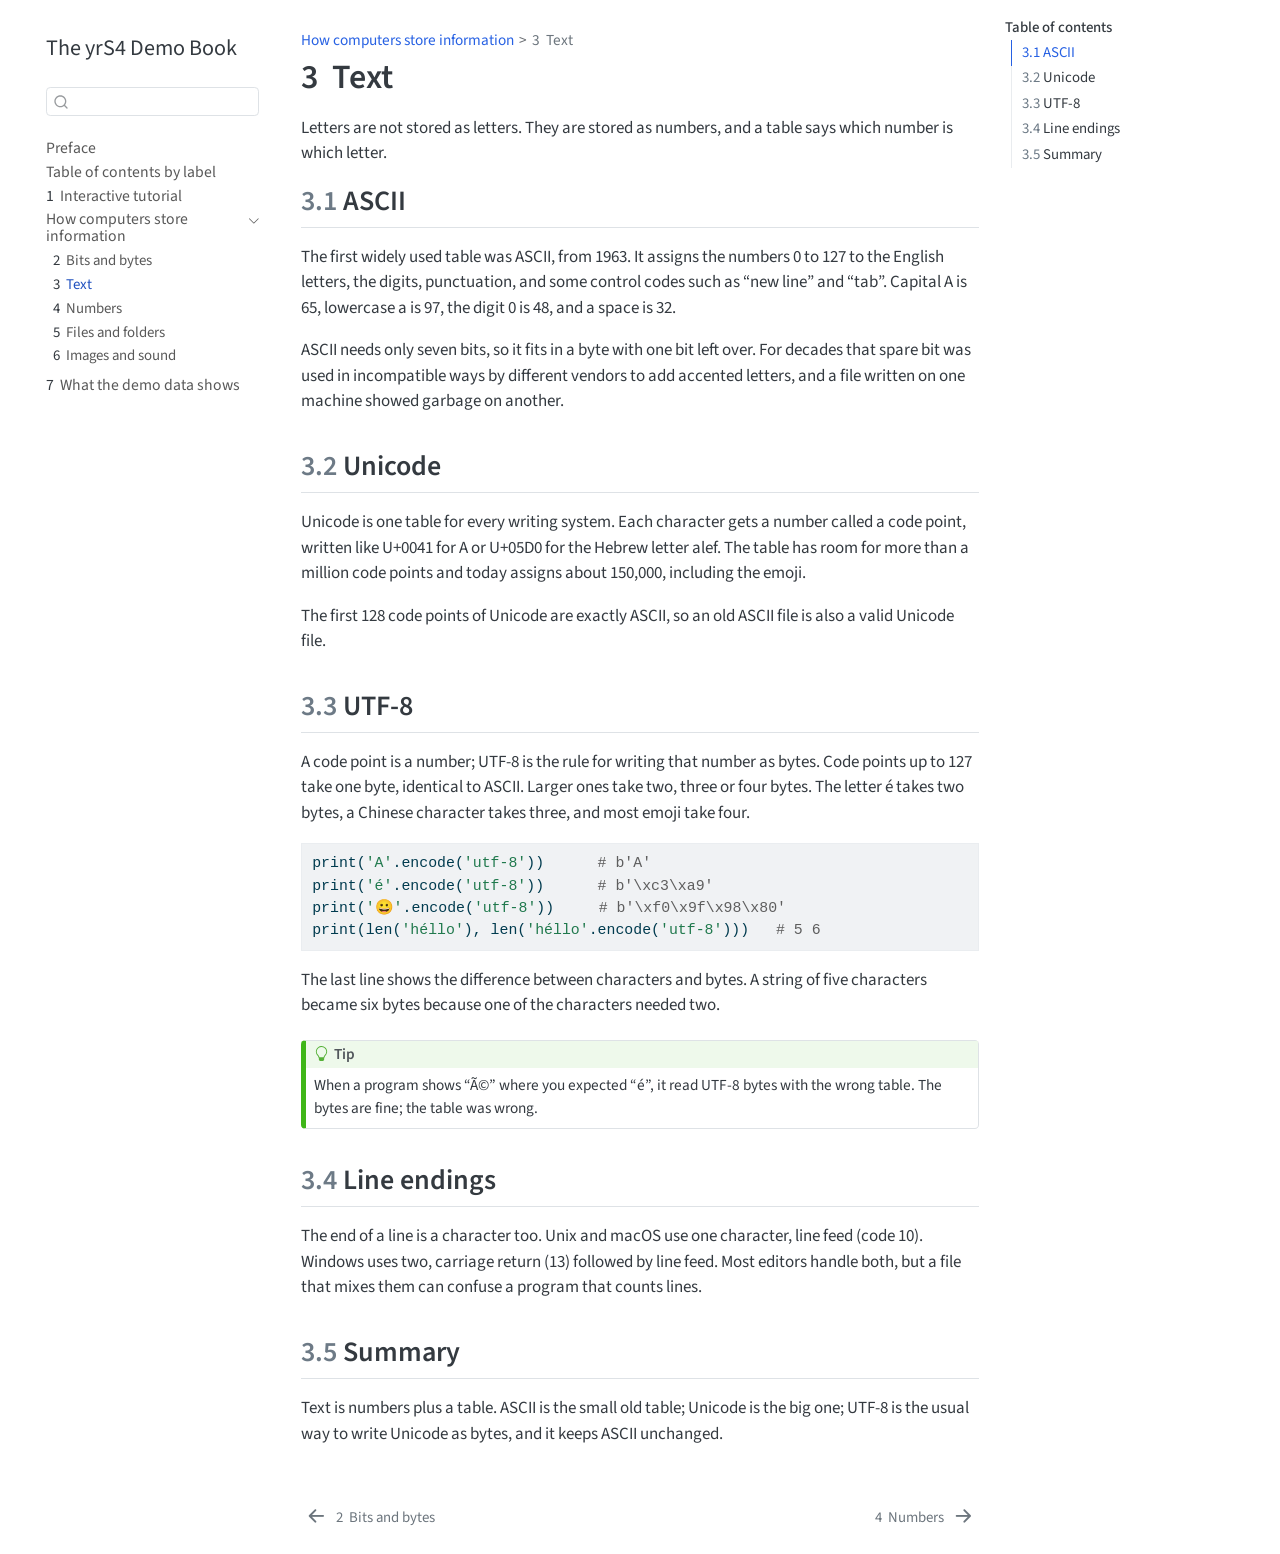
<file: 02-text.html>
<!DOCTYPE html>
<html xmlns="http://www.w3.org/1999/xhtml" lang="en" xml:lang="en"><head>

<meta charset="utf-8">
<meta name="generator" content="quarto-1.7.33">

<meta name="viewport" content="width=device-width, initial-scale=1.0, user-scalable=yes">


<title>3&nbsp; Text – The yrS4 Demo Book</title>
<style>
code{white-space: pre-wrap;}
span.smallcaps{font-variant: small-caps;}
div.columns{display: flex; gap: min(4vw, 1.5em);}
div.column{flex: auto; overflow-x: auto;}
div.hanging-indent{margin-left: 1.5em; text-indent: -1.5em;}
ul.task-list{list-style: none;}
ul.task-list li input[type="checkbox"] {
  width: 0.8em;
  margin: 0 0.8em 0.2em -1em; /* quarto-specific, see https://github.com/quarto-dev/quarto-cli/issues/4556 */ 
  vertical-align: middle;
}
/* CSS for syntax highlighting */
html { -webkit-text-size-adjust: 100%; }
pre > code.sourceCode { white-space: pre; position: relative; }
pre > code.sourceCode > span { display: inline-block; line-height: 1.25; }
pre > code.sourceCode > span:empty { height: 1.2em; }
.sourceCode { overflow: visible; }
code.sourceCode > span { color: inherit; text-decoration: inherit; }
div.sourceCode { margin: 1em 0; }
pre.sourceCode { margin: 0; }
@media screen {
div.sourceCode { overflow: auto; }
}
@media print {
pre > code.sourceCode { white-space: pre-wrap; }
pre > code.sourceCode > span { text-indent: -5em; padding-left: 5em; }
}
pre.numberSource code
  { counter-reset: source-line 0; }
pre.numberSource code > span
  { position: relative; left: -4em; counter-increment: source-line; }
pre.numberSource code > span > a:first-child::before
  { content: counter(source-line);
    position: relative; left: -1em; text-align: right; vertical-align: baseline;
    border: none; display: inline-block;
    -webkit-touch-callout: none; -webkit-user-select: none;
    -khtml-user-select: none; -moz-user-select: none;
    -ms-user-select: none; user-select: none;
    padding: 0 4px; width: 4em;
  }
pre.numberSource { margin-left: 3em;  padding-left: 4px; }
div.sourceCode
  {   }
@media screen {
pre > code.sourceCode > span > a:first-child::before { text-decoration: underline; }
}
</style>


<script src="site_libs/quarto-nav/quarto-nav.js"></script>
<script src="site_libs/quarto-nav/headroom.min.js"></script>
<script src="site_libs/clipboard/clipboard.min.js"></script>
<script src="site_libs/quarto-search/autocomplete.umd.js"></script>
<script src="site_libs/quarto-search/fuse.min.js"></script>
<script src="site_libs/quarto-search/quarto-search.js"></script>
<meta name="quarto:offset" content="./">
<link href="./03-numbers.html" rel="next">
<link href="./01-bits-and-bytes.html" rel="prev">
<script src="site_libs/quarto-html/quarto.js" type="module"></script>
<script src="site_libs/quarto-html/tabsets/tabsets.js" type="module"></script>
<script src="site_libs/quarto-html/popper.min.js"></script>
<script src="site_libs/quarto-html/tippy.umd.min.js"></script>
<script src="site_libs/quarto-html/anchor.min.js"></script>
<link href="site_libs/quarto-html/tippy.css" rel="stylesheet">
<link href="site_libs/quarto-html/quarto-syntax-highlighting-ea385d0e468b0dd5ea5bf0780b1290d9.css" rel="stylesheet" id="quarto-text-highlighting-styles">
<script src="site_libs/bootstrap/bootstrap.min.js"></script>
<link href="site_libs/bootstrap/bootstrap-icons.css" rel="stylesheet">
<link href="site_libs/bootstrap/bootstrap-12250bc6d41324f970c4c53c607dc95b.min.css" rel="stylesheet" append-hash="true" id="quarto-bootstrap" data-mode="light">
<script id="quarto-search-options" type="application/json">{
  "location": "sidebar",
  "copy-button": false,
  "collapse-after": 3,
  "panel-placement": "start",
  "type": "textbox",
  "limit": 50,
  "keyboard-shortcut": [
    "f",
    "/",
    "s"
  ],
  "show-item-context": false,
  "language": {
    "search-no-results-text": "No results",
    "search-matching-documents-text": "matching documents",
    "search-copy-link-title": "Copy link to search",
    "search-hide-matches-text": "Hide additional matches",
    "search-more-match-text": "more match in this document",
    "search-more-matches-text": "more matches in this document",
    "search-clear-button-title": "Clear",
    "search-text-placeholder": "",
    "search-detached-cancel-button-title": "Cancel",
    "search-submit-button-title": "Submit",
    "search-label": "Search"
  }
}</script>


</head>

<body class="nav-sidebar floating quarto-light">

<div id="quarto-search-results"></div>
  <header id="quarto-header" class="headroom fixed-top">
  <nav class="quarto-secondary-nav">
    <div class="container-fluid d-flex">
      <button type="button" class="quarto-btn-toggle btn" data-bs-toggle="collapse" role="button" data-bs-target=".quarto-sidebar-collapse-item" aria-controls="quarto-sidebar" aria-expanded="false" aria-label="Toggle sidebar navigation" onclick="if (window.quartoToggleHeadroom) { window.quartoToggleHeadroom(); }">
        <i class="bi bi-layout-text-sidebar-reverse"></i>
      </button>
        <nav class="quarto-page-breadcrumbs" aria-label="breadcrumb"><ol class="breadcrumb"><li class="breadcrumb-item"><a href="./01-bits-and-bytes.html">How computers store information</a></li><li class="breadcrumb-item"><a href="./02-text.html"><span class="chapter-number">3</span>&nbsp; <span class="chapter-title">Text</span></a></li></ol></nav>
        <a class="flex-grow-1" role="navigation" data-bs-toggle="collapse" data-bs-target=".quarto-sidebar-collapse-item" aria-controls="quarto-sidebar" aria-expanded="false" aria-label="Toggle sidebar navigation" onclick="if (window.quartoToggleHeadroom) { window.quartoToggleHeadroom(); }">      
        </a>
      <button type="button" class="btn quarto-search-button" aria-label="Search" onclick="window.quartoOpenSearch();">
        <i class="bi bi-search"></i>
      </button>
    </div>
  </nav>
</header>
<!-- content -->
<div id="quarto-content" class="quarto-container page-columns page-rows-contents page-layout-article">
<!-- sidebar -->
  <nav id="quarto-sidebar" class="sidebar collapse collapse-horizontal quarto-sidebar-collapse-item sidebar-navigation floating overflow-auto">
    <div class="pt-lg-2 mt-2 text-left sidebar-header">
    <div class="sidebar-title mb-0 py-0">
      <a href="./">The yrS4 Demo Book</a> 
    </div>
      </div>
        <div class="mt-2 flex-shrink-0 align-items-center">
        <div class="sidebar-search">
        <div id="quarto-search" class="" title="Search"></div>
        </div>
        </div>
    <div class="sidebar-menu-container"> 
    <ul class="list-unstyled mt-1">
        <li class="sidebar-item">
  <div class="sidebar-item-container"> 
  <a href="./index.html" class="sidebar-item-text sidebar-link">
 <span class="menu-text">Preface</span></a>
  </div>
</li>
        <li class="sidebar-item">
  <div class="sidebar-item-container"> 
  <a href="./subjexts-labels-v001.html" class="sidebar-item-text sidebar-link">
 <span class="menu-text">Table of contents by label</span></a>
  </div>
</li>
        <li class="sidebar-item">
  <div class="sidebar-item-container"> 
  <a href="./tutorial.html" class="sidebar-item-text sidebar-link">
 <span class="menu-text"><span class="chapter-number">1</span>&nbsp; <span class="chapter-title">Interactive tutorial</span></span></a>
  </div>
</li>
        <li class="sidebar-item sidebar-item-section">
      <div class="sidebar-item-container"> 
            <a class="sidebar-item-text sidebar-link text-start" data-bs-toggle="collapse" data-bs-target="#quarto-sidebar-section-1" role="navigation" aria-expanded="true">
 <span class="menu-text">How computers store information</span></a>
          <a class="sidebar-item-toggle text-start" data-bs-toggle="collapse" data-bs-target="#quarto-sidebar-section-1" role="navigation" aria-expanded="true" aria-label="Toggle section">
            <i class="bi bi-chevron-right ms-2"></i>
          </a> 
      </div>
      <ul id="quarto-sidebar-section-1" class="collapse list-unstyled sidebar-section depth1 show">  
          <li class="sidebar-item">
  <div class="sidebar-item-container"> 
  <a href="./01-bits-and-bytes.html" class="sidebar-item-text sidebar-link">
 <span class="menu-text"><span class="chapter-number">2</span>&nbsp; <span class="chapter-title">Bits and bytes</span></span></a>
  </div>
</li>
          <li class="sidebar-item">
  <div class="sidebar-item-container"> 
  <a href="./02-text.html" class="sidebar-item-text sidebar-link active">
 <span class="menu-text"><span class="chapter-number">3</span>&nbsp; <span class="chapter-title">Text</span></span></a>
  </div>
</li>
          <li class="sidebar-item">
  <div class="sidebar-item-container"> 
  <a href="./03-numbers.html" class="sidebar-item-text sidebar-link">
 <span class="menu-text"><span class="chapter-number">4</span>&nbsp; <span class="chapter-title">Numbers</span></span></a>
  </div>
</li>
          <li class="sidebar-item">
  <div class="sidebar-item-container"> 
  <a href="./04-files.html" class="sidebar-item-text sidebar-link">
 <span class="menu-text"><span class="chapter-number">5</span>&nbsp; <span class="chapter-title">Files and folders</span></span></a>
  </div>
</li>
          <li class="sidebar-item">
  <div class="sidebar-item-container"> 
  <a href="./05-images-and-sound.html" class="sidebar-item-text sidebar-link">
 <span class="menu-text"><span class="chapter-number">6</span>&nbsp; <span class="chapter-title">Images and sound</span></span></a>
  </div>
</li>
      </ul>
  </li>
        <li class="sidebar-item">
  <div class="sidebar-item-container"> 
  <a href="./06-demo-data.html" class="sidebar-item-text sidebar-link">
 <span class="menu-text"><span class="chapter-number">7</span>&nbsp; <span class="chapter-title">What the demo data shows</span></span></a>
  </div>
</li>
    </ul>
    </div>
</nav>
<div id="quarto-sidebar-glass" class="quarto-sidebar-collapse-item" data-bs-toggle="collapse" data-bs-target=".quarto-sidebar-collapse-item"></div>
<!-- margin-sidebar -->
    <div id="quarto-margin-sidebar" class="sidebar margin-sidebar">
        <nav id="TOC" role="doc-toc" class="toc-active">
    <h2 id="toc-title">Table of contents</h2>
   
  <ul>
  <li><a href="#sec-ascii" id="toc-sec-ascii" class="nav-link active" data-scroll-target="#sec-ascii"><span class="header-section-number">3.1</span> ASCII</a></li>
  <li><a href="#sec-unicode" id="toc-sec-unicode" class="nav-link" data-scroll-target="#sec-unicode"><span class="header-section-number">3.2</span> Unicode</a></li>
  <li><a href="#sec-utf-8" id="toc-sec-utf-8" class="nav-link" data-scroll-target="#sec-utf-8"><span class="header-section-number">3.3</span> UTF-8</a></li>
  <li><a href="#sec-line-endings" id="toc-sec-line-endings" class="nav-link" data-scroll-target="#sec-line-endings"><span class="header-section-number">3.4</span> Line endings</a></li>
  <li><a href="#sec-text-summary" id="toc-sec-text-summary" class="nav-link" data-scroll-target="#sec-text-summary"><span class="header-section-number">3.5</span> Summary</a></li>
  </ul>
</nav>
    </div>
<!-- main -->
<main class="content" id="quarto-document-content">

<header id="title-block-header" class="quarto-title-block default"><nav class="quarto-page-breadcrumbs quarto-title-breadcrumbs d-none d-lg-block" aria-label="breadcrumb"><ol class="breadcrumb"><li class="breadcrumb-item"><a href="./01-bits-and-bytes.html">How computers store information</a></li><li class="breadcrumb-item"><a href="./02-text.html"><span class="chapter-number">3</span>&nbsp; <span class="chapter-title">Text</span></a></li></ol></nav>
<div class="quarto-title">
<h1 class="title"><span id="sec-text" class="quarto-section-identifier"><span class="chapter-number">3</span>&nbsp; <span class="chapter-title">Text</span></span></h1>
</div>



<div class="quarto-title-meta">

    
  
    
  </div>
  


</header>


<p>Letters are not stored as letters. They are stored as numbers, and a table says which number is which letter.</p>
<section id="sec-ascii" class="level2" data-number="3.1">
<h2 data-number="3.1" class="anchored" data-anchor-id="sec-ascii"><span class="header-section-number">3.1</span> ASCII</h2>
<p>The first widely used table was ASCII, from 1963. It assigns the numbers 0 to 127 to the English letters, the digits, punctuation, and some control codes such as “new line” and “tab”. Capital A is 65, lowercase a is 97, the digit 0 is 48, and a space is 32.</p>
<p>ASCII needs only seven bits, so it fits in a byte with one bit left over. For decades that spare bit was used in incompatible ways by different vendors to add accented letters, and a file written on one machine showed garbage on another.</p>
</section>
<section id="sec-unicode" class="level2" data-number="3.2">
<h2 data-number="3.2" class="anchored" data-anchor-id="sec-unicode"><span class="header-section-number">3.2</span> Unicode</h2>
<p>Unicode is one table for every writing system. Each character gets a number called a code point, written like U+0041 for A or U+05D0 for the Hebrew letter alef. The table has room for more than a million code points and today assigns about 150,000, including the emoji.</p>
<p>The first 128 code points of Unicode are exactly ASCII, so an old ASCII file is also a valid Unicode file.</p>
</section>
<section id="sec-utf-8" class="level2" data-number="3.3">
<h2 data-number="3.3" class="anchored" data-anchor-id="sec-utf-8"><span class="header-section-number">3.3</span> UTF-8</h2>
<p>A code point is a number; UTF-8 is the rule for writing that number as bytes. Code points up to 127 take one byte, identical to ASCII. Larger ones take two, three or four bytes. The letter é takes two bytes, a Chinese character takes three, and most emoji take four.</p>
<div class="sourceCode" id="cb1"><pre class="sourceCode python code-with-copy"><code class="sourceCode python"><span id="cb1-1"><a href="#cb1-1" aria-hidden="true" tabindex="-1"></a><span class="bu">print</span>(<span class="st">'A'</span>.encode(<span class="st">'utf-8'</span>))      <span class="co"># b'A'</span></span>
<span id="cb1-2"><a href="#cb1-2" aria-hidden="true" tabindex="-1"></a><span class="bu">print</span>(<span class="st">'é'</span>.encode(<span class="st">'utf-8'</span>))      <span class="co"># b'\xc3\xa9'</span></span>
<span id="cb1-3"><a href="#cb1-3" aria-hidden="true" tabindex="-1"></a><span class="bu">print</span>(<span class="st">'😀'</span>.encode(<span class="st">'utf-8'</span>))     <span class="co"># b'\xf0\x9f\x98\x80'</span></span>
<span id="cb1-4"><a href="#cb1-4" aria-hidden="true" tabindex="-1"></a><span class="bu">print</span>(<span class="bu">len</span>(<span class="st">'héllo'</span>), <span class="bu">len</span>(<span class="st">'héllo'</span>.encode(<span class="st">'utf-8'</span>)))   <span class="co"># 5 6</span></span></code><button title="Copy to Clipboard" class="code-copy-button"><i class="bi"></i></button></pre></div>
<p>The last line shows the difference between characters and bytes. A string of five characters became six bytes because one of the characters needed two.</p>
<div class="callout callout-style-default callout-tip callout-titled">
<div class="callout-header d-flex align-content-center">
<div class="callout-icon-container">
<i class="callout-icon"></i>
</div>
<div class="callout-title-container flex-fill">
Tip
</div>
</div>
<div class="callout-body-container callout-body">
<p>When a program shows “Ã©” where you expected “é”, it read UTF-8 bytes with the wrong table. The bytes are fine; the table was wrong.</p>
</div>
</div>
</section>
<section id="sec-line-endings" class="level2" data-number="3.4">
<h2 data-number="3.4" class="anchored" data-anchor-id="sec-line-endings"><span class="header-section-number">3.4</span> Line endings</h2>
<p>The end of a line is a character too. Unix and macOS use one character, line feed (code 10). Windows uses two, carriage return (13) followed by line feed. Most editors handle both, but a file that mixes them can confuse a program that counts lines.</p>
</section>
<section id="sec-text-summary" class="level2" data-number="3.5">
<h2 data-number="3.5" class="anchored" data-anchor-id="sec-text-summary"><span class="header-section-number">3.5</span> Summary</h2>
<p>Text is numbers plus a table. ASCII is the small old table; Unicode is the big one; UTF-8 is the usual way to write Unicode as bytes, and it keeps ASCII unchanged.</p>


</section>

</main> <!-- /main -->
<script id="quarto-html-after-body" type="application/javascript">
  window.document.addEventListener("DOMContentLoaded", function (event) {
    const icon = "";
    const anchorJS = new window.AnchorJS();
    anchorJS.options = {
      placement: 'right',
      icon: icon
    };
    anchorJS.add('.anchored');
    const isCodeAnnotation = (el) => {
      for (const clz of el.classList) {
        if (clz.startsWith('code-annotation-')) {                     
          return true;
        }
      }
      return false;
    }
    const onCopySuccess = function(e) {
      // button target
      const button = e.trigger;
      // don't keep focus
      button.blur();
      // flash "checked"
      button.classList.add('code-copy-button-checked');
      var currentTitle = button.getAttribute("title");
      button.setAttribute("title", "Copied!");
      let tooltip;
      if (window.bootstrap) {
        button.setAttribute("data-bs-toggle", "tooltip");
        button.setAttribute("data-bs-placement", "left");
        button.setAttribute("data-bs-title", "Copied!");
        tooltip = new bootstrap.Tooltip(button, 
          { trigger: "manual", 
            customClass: "code-copy-button-tooltip",
            offset: [0, -8]});
        tooltip.show();    
      }
      setTimeout(function() {
        if (tooltip) {
          tooltip.hide();
          button.removeAttribute("data-bs-title");
          button.removeAttribute("data-bs-toggle");
          button.removeAttribute("data-bs-placement");
        }
        button.setAttribute("title", currentTitle);
        button.classList.remove('code-copy-button-checked');
      }, 1000);
      // clear code selection
      e.clearSelection();
    }
    const getTextToCopy = function(trigger) {
        const codeEl = trigger.previousElementSibling.cloneNode(true);
        for (const childEl of codeEl.children) {
          if (isCodeAnnotation(childEl)) {
            childEl.remove();
          }
        }
        return codeEl.innerText;
    }
    const clipboard = new window.ClipboardJS('.code-copy-button:not([data-in-quarto-modal])', {
      text: getTextToCopy
    });
    clipboard.on('success', onCopySuccess);
    if (window.document.getElementById('quarto-embedded-source-code-modal')) {
      const clipboardModal = new window.ClipboardJS('.code-copy-button[data-in-quarto-modal]', {
        text: getTextToCopy,
        container: window.document.getElementById('quarto-embedded-source-code-modal')
      });
      clipboardModal.on('success', onCopySuccess);
    }
      var localhostRegex = new RegExp(/^(?:http|https):\/\/localhost\:?[0-9]*\//);
      var mailtoRegex = new RegExp(/^mailto:/);
        var filterRegex = new RegExp('/' + window.location.host + '/');
      var isInternal = (href) => {
          return filterRegex.test(href) || localhostRegex.test(href) || mailtoRegex.test(href);
      }
      // Inspect non-navigation links and adorn them if external
     var links = window.document.querySelectorAll('a[href]:not(.nav-link):not(.navbar-brand):not(.toc-action):not(.sidebar-link):not(.sidebar-item-toggle):not(.pagination-link):not(.no-external):not([aria-hidden]):not(.dropdown-item):not(.quarto-navigation-tool):not(.about-link)');
      for (var i=0; i<links.length; i++) {
        const link = links[i];
        if (!isInternal(link.href)) {
          // undo the damage that might have been done by quarto-nav.js in the case of
          // links that we want to consider external
          if (link.dataset.originalHref !== undefined) {
            link.href = link.dataset.originalHref;
          }
        }
      }
    function tippyHover(el, contentFn, onTriggerFn, onUntriggerFn) {
      const config = {
        allowHTML: true,
        maxWidth: 500,
        delay: 100,
        arrow: false,
        appendTo: function(el) {
            return el.parentElement;
        },
        interactive: true,
        interactiveBorder: 10,
        theme: 'quarto',
        placement: 'bottom-start',
      };
      if (contentFn) {
        config.content = contentFn;
      }
      if (onTriggerFn) {
        config.onTrigger = onTriggerFn;
      }
      if (onUntriggerFn) {
        config.onUntrigger = onUntriggerFn;
      }
      window.tippy(el, config); 
    }
    const noterefs = window.document.querySelectorAll('a[role="doc-noteref"]');
    for (var i=0; i<noterefs.length; i++) {
      const ref = noterefs[i];
      tippyHover(ref, function() {
        // use id or data attribute instead here
        let href = ref.getAttribute('data-footnote-href') || ref.getAttribute('href');
        try { href = new URL(href).hash; } catch {}
        const id = href.replace(/^#\/?/, "");
        const note = window.document.getElementById(id);
        if (note) {
          return note.innerHTML;
        } else {
          return "";
        }
      });
    }
    const xrefs = window.document.querySelectorAll('a.quarto-xref');
    const processXRef = (id, note) => {
      // Strip column container classes
      const stripColumnClz = (el) => {
        el.classList.remove("page-full", "page-columns");
        if (el.children) {
          for (const child of el.children) {
            stripColumnClz(child);
          }
        }
      }
      stripColumnClz(note)
      if (id === null || id.startsWith('sec-')) {
        // Special case sections, only their first couple elements
        const container = document.createElement("div");
        if (note.children && note.children.length > 2) {
          container.appendChild(note.children[0].cloneNode(true));
          for (let i = 1; i < note.children.length; i++) {
            const child = note.children[i];
            if (child.tagName === "P" && child.innerText === "") {
              continue;
            } else {
              container.appendChild(child.cloneNode(true));
              break;
            }
          }
          if (window.Quarto?.typesetMath) {
            window.Quarto.typesetMath(container);
          }
          return container.innerHTML
        } else {
          if (window.Quarto?.typesetMath) {
            window.Quarto.typesetMath(note);
          }
          return note.innerHTML;
        }
      } else {
        // Remove any anchor links if they are present
        const anchorLink = note.querySelector('a.anchorjs-link');
        if (anchorLink) {
          anchorLink.remove();
        }
        if (window.Quarto?.typesetMath) {
          window.Quarto.typesetMath(note);
        }
        if (note.classList.contains("callout")) {
          return note.outerHTML;
        } else {
          return note.innerHTML;
        }
      }
    }
    for (var i=0; i<xrefs.length; i++) {
      const xref = xrefs[i];
      tippyHover(xref, undefined, function(instance) {
        instance.disable();
        let url = xref.getAttribute('href');
        let hash = undefined; 
        if (url.startsWith('#')) {
          hash = url;
        } else {
          try { hash = new URL(url).hash; } catch {}
        }
        if (hash) {
          const id = hash.replace(/^#\/?/, "");
          const note = window.document.getElementById(id);
          if (note !== null) {
            try {
              const html = processXRef(id, note.cloneNode(true));
              instance.setContent(html);
            } finally {
              instance.enable();
              instance.show();
            }
          } else {
            // See if we can fetch this
            fetch(url.split('#')[0])
            .then(res => res.text())
            .then(html => {
              const parser = new DOMParser();
              const htmlDoc = parser.parseFromString(html, "text/html");
              const note = htmlDoc.getElementById(id);
              if (note !== null) {
                const html = processXRef(id, note);
                instance.setContent(html);
              } 
            }).finally(() => {
              instance.enable();
              instance.show();
            });
          }
        } else {
          // See if we can fetch a full url (with no hash to target)
          // This is a special case and we should probably do some content thinning / targeting
          fetch(url)
          .then(res => res.text())
          .then(html => {
            const parser = new DOMParser();
            const htmlDoc = parser.parseFromString(html, "text/html");
            const note = htmlDoc.querySelector('main.content');
            if (note !== null) {
              // This should only happen for chapter cross references
              // (since there is no id in the URL)
              // remove the first header
              if (note.children.length > 0 && note.children[0].tagName === "HEADER") {
                note.children[0].remove();
              }
              const html = processXRef(null, note);
              instance.setContent(html);
            } 
          }).finally(() => {
            instance.enable();
            instance.show();
          });
        }
      }, function(instance) {
      });
    }
        let selectedAnnoteEl;
        const selectorForAnnotation = ( cell, annotation) => {
          let cellAttr = 'data-code-cell="' + cell + '"';
          let lineAttr = 'data-code-annotation="' +  annotation + '"';
          const selector = 'span[' + cellAttr + '][' + lineAttr + ']';
          return selector;
        }
        const selectCodeLines = (annoteEl) => {
          const doc = window.document;
          const targetCell = annoteEl.getAttribute("data-target-cell");
          const targetAnnotation = annoteEl.getAttribute("data-target-annotation");
          const annoteSpan = window.document.querySelector(selectorForAnnotation(targetCell, targetAnnotation));
          const lines = annoteSpan.getAttribute("data-code-lines").split(",");
          const lineIds = lines.map((line) => {
            return targetCell + "-" + line;
          })
          let top = null;
          let height = null;
          let parent = null;
          if (lineIds.length > 0) {
              //compute the position of the single el (top and bottom and make a div)
              const el = window.document.getElementById(lineIds[0]);
              top = el.offsetTop;
              height = el.offsetHeight;
              parent = el.parentElement.parentElement;
            if (lineIds.length > 1) {
              const lastEl = window.document.getElementById(lineIds[lineIds.length - 1]);
              const bottom = lastEl.offsetTop + lastEl.offsetHeight;
              height = bottom - top;
            }
            if (top !== null && height !== null && parent !== null) {
              // cook up a div (if necessary) and position it 
              let div = window.document.getElementById("code-annotation-line-highlight");
              if (div === null) {
                div = window.document.createElement("div");
                div.setAttribute("id", "code-annotation-line-highlight");
                div.style.position = 'absolute';
                parent.appendChild(div);
              }
              div.style.top = top - 2 + "px";
              div.style.height = height + 4 + "px";
              div.style.left = 0;
              let gutterDiv = window.document.getElementById("code-annotation-line-highlight-gutter");
              if (gutterDiv === null) {
                gutterDiv = window.document.createElement("div");
                gutterDiv.setAttribute("id", "code-annotation-line-highlight-gutter");
                gutterDiv.style.position = 'absolute';
                const codeCell = window.document.getElementById(targetCell);
                const gutter = codeCell.querySelector('.code-annotation-gutter');
                gutter.appendChild(gutterDiv);
              }
              gutterDiv.style.top = top - 2 + "px";
              gutterDiv.style.height = height + 4 + "px";
            }
            selectedAnnoteEl = annoteEl;
          }
        };
        const unselectCodeLines = () => {
          const elementsIds = ["code-annotation-line-highlight", "code-annotation-line-highlight-gutter"];
          elementsIds.forEach((elId) => {
            const div = window.document.getElementById(elId);
            if (div) {
              div.remove();
            }
          });
          selectedAnnoteEl = undefined;
        };
          // Handle positioning of the toggle
      window.addEventListener(
        "resize",
        throttle(() => {
          elRect = undefined;
          if (selectedAnnoteEl) {
            selectCodeLines(selectedAnnoteEl);
          }
        }, 10)
      );
      function throttle(fn, ms) {
      let throttle = false;
      let timer;
        return (...args) => {
          if(!throttle) { // first call gets through
              fn.apply(this, args);
              throttle = true;
          } else { // all the others get throttled
              if(timer) clearTimeout(timer); // cancel #2
              timer = setTimeout(() => {
                fn.apply(this, args);
                timer = throttle = false;
              }, ms);
          }
        };
      }
        // Attach click handler to the DT
        const annoteDls = window.document.querySelectorAll('dt[data-target-cell]');
        for (const annoteDlNode of annoteDls) {
          annoteDlNode.addEventListener('click', (event) => {
            const clickedEl = event.target;
            if (clickedEl !== selectedAnnoteEl) {
              unselectCodeLines();
              const activeEl = window.document.querySelector('dt[data-target-cell].code-annotation-active');
              if (activeEl) {
                activeEl.classList.remove('code-annotation-active');
              }
              selectCodeLines(clickedEl);
              clickedEl.classList.add('code-annotation-active');
            } else {
              // Unselect the line
              unselectCodeLines();
              clickedEl.classList.remove('code-annotation-active');
            }
          });
        }
    const findCites = (el) => {
      const parentEl = el.parentElement;
      if (parentEl) {
        const cites = parentEl.dataset.cites;
        if (cites) {
          return {
            el,
            cites: cites.split(' ')
          };
        } else {
          return findCites(el.parentElement)
        }
      } else {
        return undefined;
      }
    };
    var bibliorefs = window.document.querySelectorAll('a[role="doc-biblioref"]');
    for (var i=0; i<bibliorefs.length; i++) {
      const ref = bibliorefs[i];
      const citeInfo = findCites(ref);
      if (citeInfo) {
        tippyHover(citeInfo.el, function() {
          var popup = window.document.createElement('div');
          citeInfo.cites.forEach(function(cite) {
            var citeDiv = window.document.createElement('div');
            citeDiv.classList.add('hanging-indent');
            citeDiv.classList.add('csl-entry');
            var biblioDiv = window.document.getElementById('ref-' + cite);
            if (biblioDiv) {
              citeDiv.innerHTML = biblioDiv.innerHTML;
            }
            popup.appendChild(citeDiv);
          });
          return popup.innerHTML;
        });
      }
    }
  });
  </script>
<nav class="page-navigation">
  <div class="nav-page nav-page-previous">
      <a href="./01-bits-and-bytes.html" class="pagination-link" aria-label="Bits and bytes">
        <i class="bi bi-arrow-left-short"></i> <span class="nav-page-text"><span class="chapter-number">2</span>&nbsp; <span class="chapter-title">Bits and bytes</span></span>
      </a>          
  </div>
  <div class="nav-page nav-page-next">
      <a href="./03-numbers.html" class="pagination-link" aria-label="Numbers">
        <span class="nav-page-text"><span class="chapter-number">4</span>&nbsp; <span class="chapter-title">Numbers</span></span> <i class="bi bi-arrow-right-short"></i>
      </a>
  </div>
</nav>
</div> <!-- /content -->
<!-- subjexts-v001.html: the subjexts teaching overlay (yrS4). One line; remove it to revert the book completely.
     The script holds no key, fails silently, and does nothing if the package is disabled on the platform. -->
<script src="https://subjexts.github.io/overlay/v1/yrS4.js" data-package="y-rosenthal/yrs4-demo" defer=""></script>
<!-- yrS4-tutorial.html: the interactive tutorial of subjexts, this book's own feature (docs/PLANNING-v001.qmd).
     It drives the subjexts page script (window.__yrS4) from outside; it changes nothing in the platform. -->
<link rel="stylesheet" href="yrS4-tutorial.css">
<script src="yrS4-tutorial.js" defer=""></script>




</body></html>
</file>
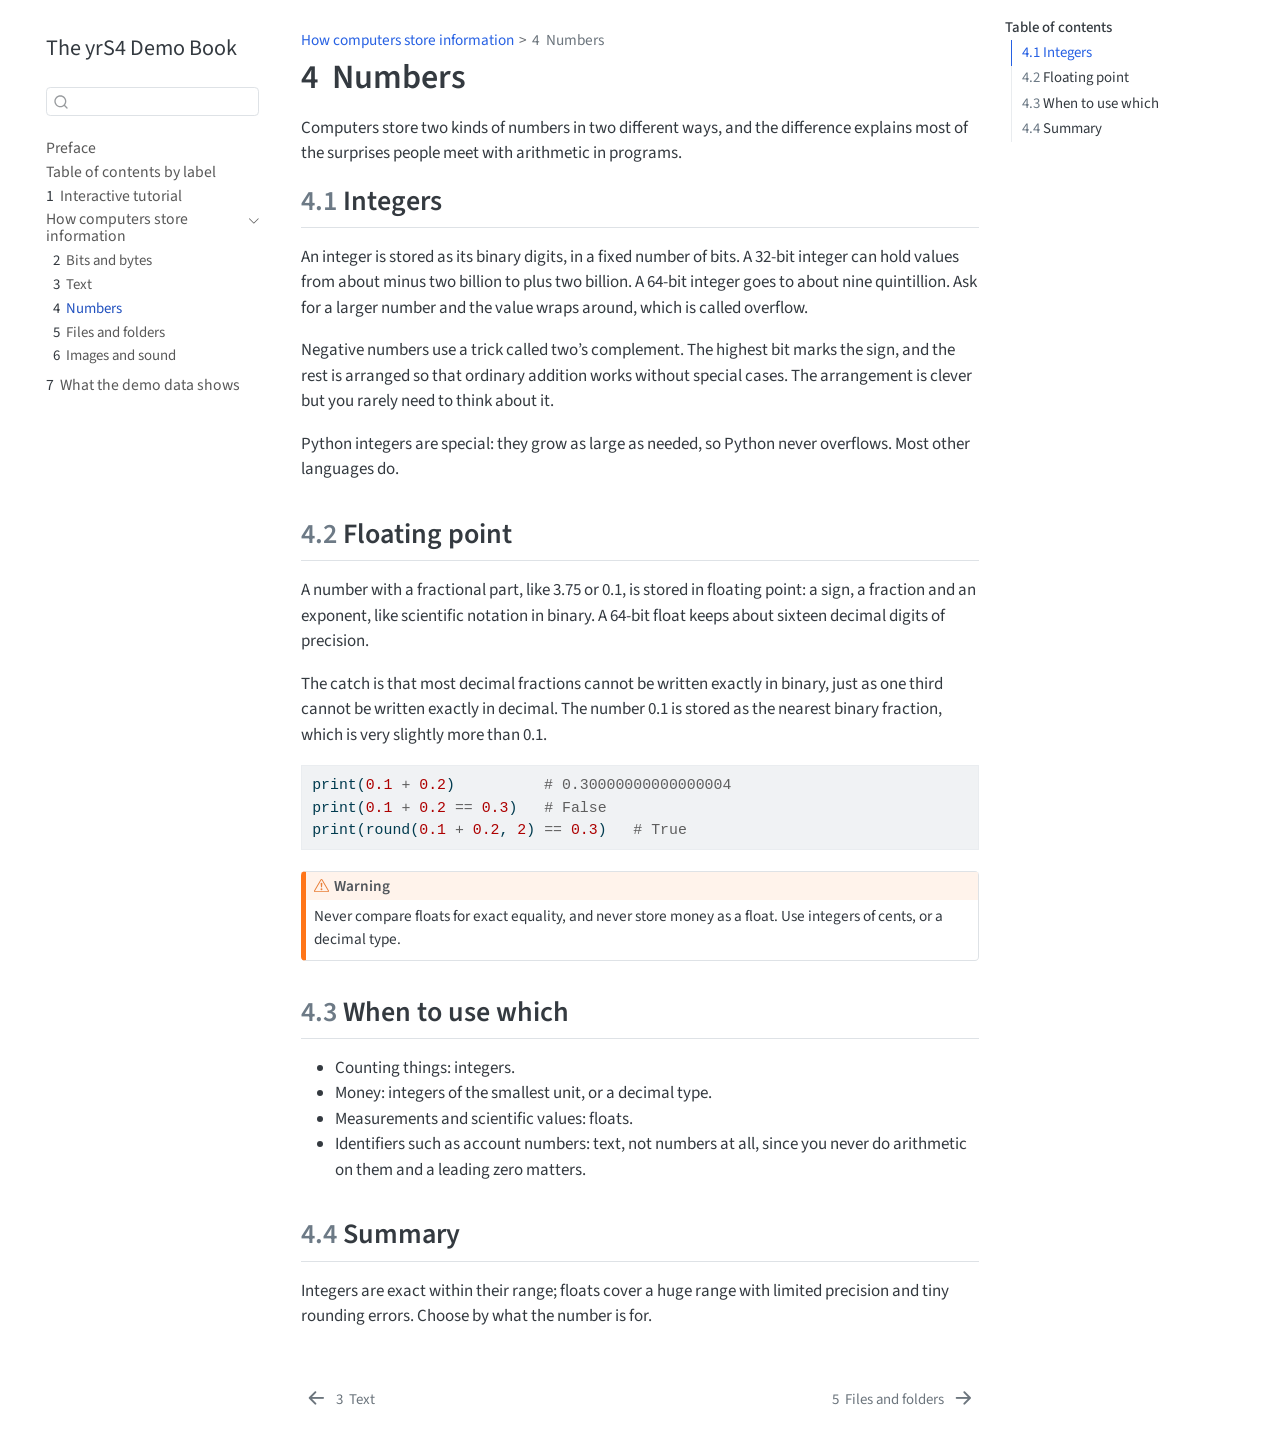
<file: 03-numbers.html>
<!DOCTYPE html>
<html xmlns="http://www.w3.org/1999/xhtml" lang="en" xml:lang="en"><head>

<meta charset="utf-8">
<meta name="generator" content="quarto-1.7.33">

<meta name="viewport" content="width=device-width, initial-scale=1.0, user-scalable=yes">


<title>4&nbsp; Numbers – The yrS4 Demo Book</title>
<style>
code{white-space: pre-wrap;}
span.smallcaps{font-variant: small-caps;}
div.columns{display: flex; gap: min(4vw, 1.5em);}
div.column{flex: auto; overflow-x: auto;}
div.hanging-indent{margin-left: 1.5em; text-indent: -1.5em;}
ul.task-list{list-style: none;}
ul.task-list li input[type="checkbox"] {
  width: 0.8em;
  margin: 0 0.8em 0.2em -1em; /* quarto-specific, see https://github.com/quarto-dev/quarto-cli/issues/4556 */ 
  vertical-align: middle;
}
/* CSS for syntax highlighting */
html { -webkit-text-size-adjust: 100%; }
pre > code.sourceCode { white-space: pre; position: relative; }
pre > code.sourceCode > span { display: inline-block; line-height: 1.25; }
pre > code.sourceCode > span:empty { height: 1.2em; }
.sourceCode { overflow: visible; }
code.sourceCode > span { color: inherit; text-decoration: inherit; }
div.sourceCode { margin: 1em 0; }
pre.sourceCode { margin: 0; }
@media screen {
div.sourceCode { overflow: auto; }
}
@media print {
pre > code.sourceCode { white-space: pre-wrap; }
pre > code.sourceCode > span { text-indent: -5em; padding-left: 5em; }
}
pre.numberSource code
  { counter-reset: source-line 0; }
pre.numberSource code > span
  { position: relative; left: -4em; counter-increment: source-line; }
pre.numberSource code > span > a:first-child::before
  { content: counter(source-line);
    position: relative; left: -1em; text-align: right; vertical-align: baseline;
    border: none; display: inline-block;
    -webkit-touch-callout: none; -webkit-user-select: none;
    -khtml-user-select: none; -moz-user-select: none;
    -ms-user-select: none; user-select: none;
    padding: 0 4px; width: 4em;
  }
pre.numberSource { margin-left: 3em;  padding-left: 4px; }
div.sourceCode
  {   }
@media screen {
pre > code.sourceCode > span > a:first-child::before { text-decoration: underline; }
}
</style>


<script src="site_libs/quarto-nav/quarto-nav.js"></script>
<script src="site_libs/quarto-nav/headroom.min.js"></script>
<script src="site_libs/clipboard/clipboard.min.js"></script>
<script src="site_libs/quarto-search/autocomplete.umd.js"></script>
<script src="site_libs/quarto-search/fuse.min.js"></script>
<script src="site_libs/quarto-search/quarto-search.js"></script>
<meta name="quarto:offset" content="./">
<link href="./04-files.html" rel="next">
<link href="./02-text.html" rel="prev">
<script src="site_libs/quarto-html/quarto.js" type="module"></script>
<script src="site_libs/quarto-html/tabsets/tabsets.js" type="module"></script>
<script src="site_libs/quarto-html/popper.min.js"></script>
<script src="site_libs/quarto-html/tippy.umd.min.js"></script>
<script src="site_libs/quarto-html/anchor.min.js"></script>
<link href="site_libs/quarto-html/tippy.css" rel="stylesheet">
<link href="site_libs/quarto-html/quarto-syntax-highlighting-ea385d0e468b0dd5ea5bf0780b1290d9.css" rel="stylesheet" id="quarto-text-highlighting-styles">
<script src="site_libs/bootstrap/bootstrap.min.js"></script>
<link href="site_libs/bootstrap/bootstrap-icons.css" rel="stylesheet">
<link href="site_libs/bootstrap/bootstrap-12250bc6d41324f970c4c53c607dc95b.min.css" rel="stylesheet" append-hash="true" id="quarto-bootstrap" data-mode="light">
<script id="quarto-search-options" type="application/json">{
  "location": "sidebar",
  "copy-button": false,
  "collapse-after": 3,
  "panel-placement": "start",
  "type": "textbox",
  "limit": 50,
  "keyboard-shortcut": [
    "f",
    "/",
    "s"
  ],
  "show-item-context": false,
  "language": {
    "search-no-results-text": "No results",
    "search-matching-documents-text": "matching documents",
    "search-copy-link-title": "Copy link to search",
    "search-hide-matches-text": "Hide additional matches",
    "search-more-match-text": "more match in this document",
    "search-more-matches-text": "more matches in this document",
    "search-clear-button-title": "Clear",
    "search-text-placeholder": "",
    "search-detached-cancel-button-title": "Cancel",
    "search-submit-button-title": "Submit",
    "search-label": "Search"
  }
}</script>


</head>

<body class="nav-sidebar floating quarto-light">

<div id="quarto-search-results"></div>
  <header id="quarto-header" class="headroom fixed-top">
  <nav class="quarto-secondary-nav">
    <div class="container-fluid d-flex">
      <button type="button" class="quarto-btn-toggle btn" data-bs-toggle="collapse" role="button" data-bs-target=".quarto-sidebar-collapse-item" aria-controls="quarto-sidebar" aria-expanded="false" aria-label="Toggle sidebar navigation" onclick="if (window.quartoToggleHeadroom) { window.quartoToggleHeadroom(); }">
        <i class="bi bi-layout-text-sidebar-reverse"></i>
      </button>
        <nav class="quarto-page-breadcrumbs" aria-label="breadcrumb"><ol class="breadcrumb"><li class="breadcrumb-item"><a href="./01-bits-and-bytes.html">How computers store information</a></li><li class="breadcrumb-item"><a href="./03-numbers.html"><span class="chapter-number">4</span>&nbsp; <span class="chapter-title">Numbers</span></a></li></ol></nav>
        <a class="flex-grow-1" role="navigation" data-bs-toggle="collapse" data-bs-target=".quarto-sidebar-collapse-item" aria-controls="quarto-sidebar" aria-expanded="false" aria-label="Toggle sidebar navigation" onclick="if (window.quartoToggleHeadroom) { window.quartoToggleHeadroom(); }">      
        </a>
      <button type="button" class="btn quarto-search-button" aria-label="Search" onclick="window.quartoOpenSearch();">
        <i class="bi bi-search"></i>
      </button>
    </div>
  </nav>
</header>
<!-- content -->
<div id="quarto-content" class="quarto-container page-columns page-rows-contents page-layout-article">
<!-- sidebar -->
  <nav id="quarto-sidebar" class="sidebar collapse collapse-horizontal quarto-sidebar-collapse-item sidebar-navigation floating overflow-auto">
    <div class="pt-lg-2 mt-2 text-left sidebar-header">
    <div class="sidebar-title mb-0 py-0">
      <a href="./">The yrS4 Demo Book</a> 
    </div>
      </div>
        <div class="mt-2 flex-shrink-0 align-items-center">
        <div class="sidebar-search">
        <div id="quarto-search" class="" title="Search"></div>
        </div>
        </div>
    <div class="sidebar-menu-container"> 
    <ul class="list-unstyled mt-1">
        <li class="sidebar-item">
  <div class="sidebar-item-container"> 
  <a href="./index.html" class="sidebar-item-text sidebar-link">
 <span class="menu-text">Preface</span></a>
  </div>
</li>
        <li class="sidebar-item">
  <div class="sidebar-item-container"> 
  <a href="./subjexts-labels-v001.html" class="sidebar-item-text sidebar-link">
 <span class="menu-text">Table of contents by label</span></a>
  </div>
</li>
        <li class="sidebar-item">
  <div class="sidebar-item-container"> 
  <a href="./tutorial.html" class="sidebar-item-text sidebar-link">
 <span class="menu-text"><span class="chapter-number">1</span>&nbsp; <span class="chapter-title">Interactive tutorial</span></span></a>
  </div>
</li>
        <li class="sidebar-item sidebar-item-section">
      <div class="sidebar-item-container"> 
            <a class="sidebar-item-text sidebar-link text-start" data-bs-toggle="collapse" data-bs-target="#quarto-sidebar-section-1" role="navigation" aria-expanded="true">
 <span class="menu-text">How computers store information</span></a>
          <a class="sidebar-item-toggle text-start" data-bs-toggle="collapse" data-bs-target="#quarto-sidebar-section-1" role="navigation" aria-expanded="true" aria-label="Toggle section">
            <i class="bi bi-chevron-right ms-2"></i>
          </a> 
      </div>
      <ul id="quarto-sidebar-section-1" class="collapse list-unstyled sidebar-section depth1 show">  
          <li class="sidebar-item">
  <div class="sidebar-item-container"> 
  <a href="./01-bits-and-bytes.html" class="sidebar-item-text sidebar-link">
 <span class="menu-text"><span class="chapter-number">2</span>&nbsp; <span class="chapter-title">Bits and bytes</span></span></a>
  </div>
</li>
          <li class="sidebar-item">
  <div class="sidebar-item-container"> 
  <a href="./02-text.html" class="sidebar-item-text sidebar-link">
 <span class="menu-text"><span class="chapter-number">3</span>&nbsp; <span class="chapter-title">Text</span></span></a>
  </div>
</li>
          <li class="sidebar-item">
  <div class="sidebar-item-container"> 
  <a href="./03-numbers.html" class="sidebar-item-text sidebar-link active">
 <span class="menu-text"><span class="chapter-number">4</span>&nbsp; <span class="chapter-title">Numbers</span></span></a>
  </div>
</li>
          <li class="sidebar-item">
  <div class="sidebar-item-container"> 
  <a href="./04-files.html" class="sidebar-item-text sidebar-link">
 <span class="menu-text"><span class="chapter-number">5</span>&nbsp; <span class="chapter-title">Files and folders</span></span></a>
  </div>
</li>
          <li class="sidebar-item">
  <div class="sidebar-item-container"> 
  <a href="./05-images-and-sound.html" class="sidebar-item-text sidebar-link">
 <span class="menu-text"><span class="chapter-number">6</span>&nbsp; <span class="chapter-title">Images and sound</span></span></a>
  </div>
</li>
      </ul>
  </li>
        <li class="sidebar-item">
  <div class="sidebar-item-container"> 
  <a href="./06-demo-data.html" class="sidebar-item-text sidebar-link">
 <span class="menu-text"><span class="chapter-number">7</span>&nbsp; <span class="chapter-title">What the demo data shows</span></span></a>
  </div>
</li>
    </ul>
    </div>
</nav>
<div id="quarto-sidebar-glass" class="quarto-sidebar-collapse-item" data-bs-toggle="collapse" data-bs-target=".quarto-sidebar-collapse-item"></div>
<!-- margin-sidebar -->
    <div id="quarto-margin-sidebar" class="sidebar margin-sidebar">
        <nav id="TOC" role="doc-toc" class="toc-active">
    <h2 id="toc-title">Table of contents</h2>
   
  <ul>
  <li><a href="#sec-integers" id="toc-sec-integers" class="nav-link active" data-scroll-target="#sec-integers"><span class="header-section-number">4.1</span> Integers</a></li>
  <li><a href="#sec-floating-point" id="toc-sec-floating-point" class="nav-link" data-scroll-target="#sec-floating-point"><span class="header-section-number">4.2</span> Floating point</a></li>
  <li><a href="#sec-when-to-use-which" id="toc-sec-when-to-use-which" class="nav-link" data-scroll-target="#sec-when-to-use-which"><span class="header-section-number">4.3</span> When to use which</a></li>
  <li><a href="#sec-numbers-summary" id="toc-sec-numbers-summary" class="nav-link" data-scroll-target="#sec-numbers-summary"><span class="header-section-number">4.4</span> Summary</a></li>
  </ul>
</nav>
    </div>
<!-- main -->
<main class="content" id="quarto-document-content">

<header id="title-block-header" class="quarto-title-block default"><nav class="quarto-page-breadcrumbs quarto-title-breadcrumbs d-none d-lg-block" aria-label="breadcrumb"><ol class="breadcrumb"><li class="breadcrumb-item"><a href="./01-bits-and-bytes.html">How computers store information</a></li><li class="breadcrumb-item"><a href="./03-numbers.html"><span class="chapter-number">4</span>&nbsp; <span class="chapter-title">Numbers</span></a></li></ol></nav>
<div class="quarto-title">
<h1 class="title"><span id="sec-numbers" class="quarto-section-identifier"><span class="chapter-number">4</span>&nbsp; <span class="chapter-title">Numbers</span></span></h1>
</div>



<div class="quarto-title-meta">

    
  
    
  </div>
  


</header>


<p>Computers store two kinds of numbers in two different ways, and the difference explains most of the surprises people meet with arithmetic in programs.</p>
<section id="sec-integers" class="level2" data-number="4.1">
<h2 data-number="4.1" class="anchored" data-anchor-id="sec-integers"><span class="header-section-number">4.1</span> Integers</h2>
<p>An integer is stored as its binary digits, in a fixed number of bits. A 32-bit integer can hold values from about minus two billion to plus two billion. A 64-bit integer goes to about nine quintillion. Ask for a larger number and the value wraps around, which is called overflow.</p>
<p>Negative numbers use a trick called two’s complement. The highest bit marks the sign, and the rest is arranged so that ordinary addition works without special cases. The arrangement is clever but you rarely need to think about it.</p>
<p>Python integers are special: they grow as large as needed, so Python never overflows. Most other languages do.</p>
</section>
<section id="sec-floating-point" class="level2" data-number="4.2">
<h2 data-number="4.2" class="anchored" data-anchor-id="sec-floating-point"><span class="header-section-number">4.2</span> Floating point</h2>
<p>A number with a fractional part, like 3.75 or 0.1, is stored in floating point: a sign, a fraction and an exponent, like scientific notation in binary. A 64-bit float keeps about sixteen decimal digits of precision.</p>
<p>The catch is that most decimal fractions cannot be written exactly in binary, just as one third cannot be written exactly in decimal. The number 0.1 is stored as the nearest binary fraction, which is very slightly more than 0.1.</p>
<div class="sourceCode" id="cb1"><pre class="sourceCode python code-with-copy"><code class="sourceCode python"><span id="cb1-1"><a href="#cb1-1" aria-hidden="true" tabindex="-1"></a><span class="bu">print</span>(<span class="fl">0.1</span> <span class="op">+</span> <span class="fl">0.2</span>)          <span class="co"># 0.30000000000000004</span></span>
<span id="cb1-2"><a href="#cb1-2" aria-hidden="true" tabindex="-1"></a><span class="bu">print</span>(<span class="fl">0.1</span> <span class="op">+</span> <span class="fl">0.2</span> <span class="op">==</span> <span class="fl">0.3</span>)   <span class="co"># False</span></span>
<span id="cb1-3"><a href="#cb1-3" aria-hidden="true" tabindex="-1"></a><span class="bu">print</span>(<span class="bu">round</span>(<span class="fl">0.1</span> <span class="op">+</span> <span class="fl">0.2</span>, <span class="dv">2</span>) <span class="op">==</span> <span class="fl">0.3</span>)   <span class="co"># True</span></span></code><button title="Copy to Clipboard" class="code-copy-button"><i class="bi"></i></button></pre></div>
<div class="callout callout-style-default callout-warning callout-titled">
<div class="callout-header d-flex align-content-center">
<div class="callout-icon-container">
<i class="callout-icon"></i>
</div>
<div class="callout-title-container flex-fill">
Warning
</div>
</div>
<div class="callout-body-container callout-body">
<p>Never compare floats for exact equality, and never store money as a float. Use integers of cents, or a decimal type.</p>
</div>
</div>
</section>
<section id="sec-when-to-use-which" class="level2" data-number="4.3">
<h2 data-number="4.3" class="anchored" data-anchor-id="sec-when-to-use-which"><span class="header-section-number">4.3</span> When to use which</h2>
<ul>
<li>Counting things: integers.</li>
<li>Money: integers of the smallest unit, or a decimal type.</li>
<li>Measurements and scientific values: floats.</li>
<li>Identifiers such as account numbers: text, not numbers at all, since you never do arithmetic on them and a leading zero matters.</li>
</ul>
</section>
<section id="sec-numbers-summary" class="level2" data-number="4.4">
<h2 data-number="4.4" class="anchored" data-anchor-id="sec-numbers-summary"><span class="header-section-number">4.4</span> Summary</h2>
<p>Integers are exact within their range; floats cover a huge range with limited precision and tiny rounding errors. Choose by what the number is for.</p>


</section>

</main> <!-- /main -->
<script id="quarto-html-after-body" type="application/javascript">
  window.document.addEventListener("DOMContentLoaded", function (event) {
    const icon = "";
    const anchorJS = new window.AnchorJS();
    anchorJS.options = {
      placement: 'right',
      icon: icon
    };
    anchorJS.add('.anchored');
    const isCodeAnnotation = (el) => {
      for (const clz of el.classList) {
        if (clz.startsWith('code-annotation-')) {                     
          return true;
        }
      }
      return false;
    }
    const onCopySuccess = function(e) {
      // button target
      const button = e.trigger;
      // don't keep focus
      button.blur();
      // flash "checked"
      button.classList.add('code-copy-button-checked');
      var currentTitle = button.getAttribute("title");
      button.setAttribute("title", "Copied!");
      let tooltip;
      if (window.bootstrap) {
        button.setAttribute("data-bs-toggle", "tooltip");
        button.setAttribute("data-bs-placement", "left");
        button.setAttribute("data-bs-title", "Copied!");
        tooltip = new bootstrap.Tooltip(button, 
          { trigger: "manual", 
            customClass: "code-copy-button-tooltip",
            offset: [0, -8]});
        tooltip.show();    
      }
      setTimeout(function() {
        if (tooltip) {
          tooltip.hide();
          button.removeAttribute("data-bs-title");
          button.removeAttribute("data-bs-toggle");
          button.removeAttribute("data-bs-placement");
        }
        button.setAttribute("title", currentTitle);
        button.classList.remove('code-copy-button-checked');
      }, 1000);
      // clear code selection
      e.clearSelection();
    }
    const getTextToCopy = function(trigger) {
        const codeEl = trigger.previousElementSibling.cloneNode(true);
        for (const childEl of codeEl.children) {
          if (isCodeAnnotation(childEl)) {
            childEl.remove();
          }
        }
        return codeEl.innerText;
    }
    const clipboard = new window.ClipboardJS('.code-copy-button:not([data-in-quarto-modal])', {
      text: getTextToCopy
    });
    clipboard.on('success', onCopySuccess);
    if (window.document.getElementById('quarto-embedded-source-code-modal')) {
      const clipboardModal = new window.ClipboardJS('.code-copy-button[data-in-quarto-modal]', {
        text: getTextToCopy,
        container: window.document.getElementById('quarto-embedded-source-code-modal')
      });
      clipboardModal.on('success', onCopySuccess);
    }
      var localhostRegex = new RegExp(/^(?:http|https):\/\/localhost\:?[0-9]*\//);
      var mailtoRegex = new RegExp(/^mailto:/);
        var filterRegex = new RegExp('/' + window.location.host + '/');
      var isInternal = (href) => {
          return filterRegex.test(href) || localhostRegex.test(href) || mailtoRegex.test(href);
      }
      // Inspect non-navigation links and adorn them if external
     var links = window.document.querySelectorAll('a[href]:not(.nav-link):not(.navbar-brand):not(.toc-action):not(.sidebar-link):not(.sidebar-item-toggle):not(.pagination-link):not(.no-external):not([aria-hidden]):not(.dropdown-item):not(.quarto-navigation-tool):not(.about-link)');
      for (var i=0; i<links.length; i++) {
        const link = links[i];
        if (!isInternal(link.href)) {
          // undo the damage that might have been done by quarto-nav.js in the case of
          // links that we want to consider external
          if (link.dataset.originalHref !== undefined) {
            link.href = link.dataset.originalHref;
          }
        }
      }
    function tippyHover(el, contentFn, onTriggerFn, onUntriggerFn) {
      const config = {
        allowHTML: true,
        maxWidth: 500,
        delay: 100,
        arrow: false,
        appendTo: function(el) {
            return el.parentElement;
        },
        interactive: true,
        interactiveBorder: 10,
        theme: 'quarto',
        placement: 'bottom-start',
      };
      if (contentFn) {
        config.content = contentFn;
      }
      if (onTriggerFn) {
        config.onTrigger = onTriggerFn;
      }
      if (onUntriggerFn) {
        config.onUntrigger = onUntriggerFn;
      }
      window.tippy(el, config); 
    }
    const noterefs = window.document.querySelectorAll('a[role="doc-noteref"]');
    for (var i=0; i<noterefs.length; i++) {
      const ref = noterefs[i];
      tippyHover(ref, function() {
        // use id or data attribute instead here
        let href = ref.getAttribute('data-footnote-href') || ref.getAttribute('href');
        try { href = new URL(href).hash; } catch {}
        const id = href.replace(/^#\/?/, "");
        const note = window.document.getElementById(id);
        if (note) {
          return note.innerHTML;
        } else {
          return "";
        }
      });
    }
    const xrefs = window.document.querySelectorAll('a.quarto-xref');
    const processXRef = (id, note) => {
      // Strip column container classes
      const stripColumnClz = (el) => {
        el.classList.remove("page-full", "page-columns");
        if (el.children) {
          for (const child of el.children) {
            stripColumnClz(child);
          }
        }
      }
      stripColumnClz(note)
      if (id === null || id.startsWith('sec-')) {
        // Special case sections, only their first couple elements
        const container = document.createElement("div");
        if (note.children && note.children.length > 2) {
          container.appendChild(note.children[0].cloneNode(true));
          for (let i = 1; i < note.children.length; i++) {
            const child = note.children[i];
            if (child.tagName === "P" && child.innerText === "") {
              continue;
            } else {
              container.appendChild(child.cloneNode(true));
              break;
            }
          }
          if (window.Quarto?.typesetMath) {
            window.Quarto.typesetMath(container);
          }
          return container.innerHTML
        } else {
          if (window.Quarto?.typesetMath) {
            window.Quarto.typesetMath(note);
          }
          return note.innerHTML;
        }
      } else {
        // Remove any anchor links if they are present
        const anchorLink = note.querySelector('a.anchorjs-link');
        if (anchorLink) {
          anchorLink.remove();
        }
        if (window.Quarto?.typesetMath) {
          window.Quarto.typesetMath(note);
        }
        if (note.classList.contains("callout")) {
          return note.outerHTML;
        } else {
          return note.innerHTML;
        }
      }
    }
    for (var i=0; i<xrefs.length; i++) {
      const xref = xrefs[i];
      tippyHover(xref, undefined, function(instance) {
        instance.disable();
        let url = xref.getAttribute('href');
        let hash = undefined; 
        if (url.startsWith('#')) {
          hash = url;
        } else {
          try { hash = new URL(url).hash; } catch {}
        }
        if (hash) {
          const id = hash.replace(/^#\/?/, "");
          const note = window.document.getElementById(id);
          if (note !== null) {
            try {
              const html = processXRef(id, note.cloneNode(true));
              instance.setContent(html);
            } finally {
              instance.enable();
              instance.show();
            }
          } else {
            // See if we can fetch this
            fetch(url.split('#')[0])
            .then(res => res.text())
            .then(html => {
              const parser = new DOMParser();
              const htmlDoc = parser.parseFromString(html, "text/html");
              const note = htmlDoc.getElementById(id);
              if (note !== null) {
                const html = processXRef(id, note);
                instance.setContent(html);
              } 
            }).finally(() => {
              instance.enable();
              instance.show();
            });
          }
        } else {
          // See if we can fetch a full url (with no hash to target)
          // This is a special case and we should probably do some content thinning / targeting
          fetch(url)
          .then(res => res.text())
          .then(html => {
            const parser = new DOMParser();
            const htmlDoc = parser.parseFromString(html, "text/html");
            const note = htmlDoc.querySelector('main.content');
            if (note !== null) {
              // This should only happen for chapter cross references
              // (since there is no id in the URL)
              // remove the first header
              if (note.children.length > 0 && note.children[0].tagName === "HEADER") {
                note.children[0].remove();
              }
              const html = processXRef(null, note);
              instance.setContent(html);
            } 
          }).finally(() => {
            instance.enable();
            instance.show();
          });
        }
      }, function(instance) {
      });
    }
        let selectedAnnoteEl;
        const selectorForAnnotation = ( cell, annotation) => {
          let cellAttr = 'data-code-cell="' + cell + '"';
          let lineAttr = 'data-code-annotation="' +  annotation + '"';
          const selector = 'span[' + cellAttr + '][' + lineAttr + ']';
          return selector;
        }
        const selectCodeLines = (annoteEl) => {
          const doc = window.document;
          const targetCell = annoteEl.getAttribute("data-target-cell");
          const targetAnnotation = annoteEl.getAttribute("data-target-annotation");
          const annoteSpan = window.document.querySelector(selectorForAnnotation(targetCell, targetAnnotation));
          const lines = annoteSpan.getAttribute("data-code-lines").split(",");
          const lineIds = lines.map((line) => {
            return targetCell + "-" + line;
          })
          let top = null;
          let height = null;
          let parent = null;
          if (lineIds.length > 0) {
              //compute the position of the single el (top and bottom and make a div)
              const el = window.document.getElementById(lineIds[0]);
              top = el.offsetTop;
              height = el.offsetHeight;
              parent = el.parentElement.parentElement;
            if (lineIds.length > 1) {
              const lastEl = window.document.getElementById(lineIds[lineIds.length - 1]);
              const bottom = lastEl.offsetTop + lastEl.offsetHeight;
              height = bottom - top;
            }
            if (top !== null && height !== null && parent !== null) {
              // cook up a div (if necessary) and position it 
              let div = window.document.getElementById("code-annotation-line-highlight");
              if (div === null) {
                div = window.document.createElement("div");
                div.setAttribute("id", "code-annotation-line-highlight");
                div.style.position = 'absolute';
                parent.appendChild(div);
              }
              div.style.top = top - 2 + "px";
              div.style.height = height + 4 + "px";
              div.style.left = 0;
              let gutterDiv = window.document.getElementById("code-annotation-line-highlight-gutter");
              if (gutterDiv === null) {
                gutterDiv = window.document.createElement("div");
                gutterDiv.setAttribute("id", "code-annotation-line-highlight-gutter");
                gutterDiv.style.position = 'absolute';
                const codeCell = window.document.getElementById(targetCell);
                const gutter = codeCell.querySelector('.code-annotation-gutter');
                gutter.appendChild(gutterDiv);
              }
              gutterDiv.style.top = top - 2 + "px";
              gutterDiv.style.height = height + 4 + "px";
            }
            selectedAnnoteEl = annoteEl;
          }
        };
        const unselectCodeLines = () => {
          const elementsIds = ["code-annotation-line-highlight", "code-annotation-line-highlight-gutter"];
          elementsIds.forEach((elId) => {
            const div = window.document.getElementById(elId);
            if (div) {
              div.remove();
            }
          });
          selectedAnnoteEl = undefined;
        };
          // Handle positioning of the toggle
      window.addEventListener(
        "resize",
        throttle(() => {
          elRect = undefined;
          if (selectedAnnoteEl) {
            selectCodeLines(selectedAnnoteEl);
          }
        }, 10)
      );
      function throttle(fn, ms) {
      let throttle = false;
      let timer;
        return (...args) => {
          if(!throttle) { // first call gets through
              fn.apply(this, args);
              throttle = true;
          } else { // all the others get throttled
              if(timer) clearTimeout(timer); // cancel #2
              timer = setTimeout(() => {
                fn.apply(this, args);
                timer = throttle = false;
              }, ms);
          }
        };
      }
        // Attach click handler to the DT
        const annoteDls = window.document.querySelectorAll('dt[data-target-cell]');
        for (const annoteDlNode of annoteDls) {
          annoteDlNode.addEventListener('click', (event) => {
            const clickedEl = event.target;
            if (clickedEl !== selectedAnnoteEl) {
              unselectCodeLines();
              const activeEl = window.document.querySelector('dt[data-target-cell].code-annotation-active');
              if (activeEl) {
                activeEl.classList.remove('code-annotation-active');
              }
              selectCodeLines(clickedEl);
              clickedEl.classList.add('code-annotation-active');
            } else {
              // Unselect the line
              unselectCodeLines();
              clickedEl.classList.remove('code-annotation-active');
            }
          });
        }
    const findCites = (el) => {
      const parentEl = el.parentElement;
      if (parentEl) {
        const cites = parentEl.dataset.cites;
        if (cites) {
          return {
            el,
            cites: cites.split(' ')
          };
        } else {
          return findCites(el.parentElement)
        }
      } else {
        return undefined;
      }
    };
    var bibliorefs = window.document.querySelectorAll('a[role="doc-biblioref"]');
    for (var i=0; i<bibliorefs.length; i++) {
      const ref = bibliorefs[i];
      const citeInfo = findCites(ref);
      if (citeInfo) {
        tippyHover(citeInfo.el, function() {
          var popup = window.document.createElement('div');
          citeInfo.cites.forEach(function(cite) {
            var citeDiv = window.document.createElement('div');
            citeDiv.classList.add('hanging-indent');
            citeDiv.classList.add('csl-entry');
            var biblioDiv = window.document.getElementById('ref-' + cite);
            if (biblioDiv) {
              citeDiv.innerHTML = biblioDiv.innerHTML;
            }
            popup.appendChild(citeDiv);
          });
          return popup.innerHTML;
        });
      }
    }
  });
  </script>
<nav class="page-navigation">
  <div class="nav-page nav-page-previous">
      <a href="./02-text.html" class="pagination-link" aria-label="Text">
        <i class="bi bi-arrow-left-short"></i> <span class="nav-page-text"><span class="chapter-number">3</span>&nbsp; <span class="chapter-title">Text</span></span>
      </a>          
  </div>
  <div class="nav-page nav-page-next">
      <a href="./04-files.html" class="pagination-link" aria-label="Files and folders">
        <span class="nav-page-text"><span class="chapter-number">5</span>&nbsp; <span class="chapter-title">Files and folders</span></span> <i class="bi bi-arrow-right-short"></i>
      </a>
  </div>
</nav>
</div> <!-- /content -->
<!-- subjexts-v001.html: the subjexts teaching overlay (yrS4). One line; remove it to revert the book completely.
     The script holds no key, fails silently, and does nothing if the package is disabled on the platform. -->
<script src="https://subjexts.github.io/overlay/v1/yrS4.js" data-package="y-rosenthal/yrs4-demo" defer=""></script>
<!-- yrS4-tutorial.html: the interactive tutorial of subjexts, this book's own feature (docs/PLANNING-v001.qmd).
     It drives the subjexts page script (window.__yrS4) from outside; it changes nothing in the platform. -->
<link rel="stylesheet" href="yrS4-tutorial.css">
<script src="yrS4-tutorial.js" defer=""></script>




</body></html>
</file>
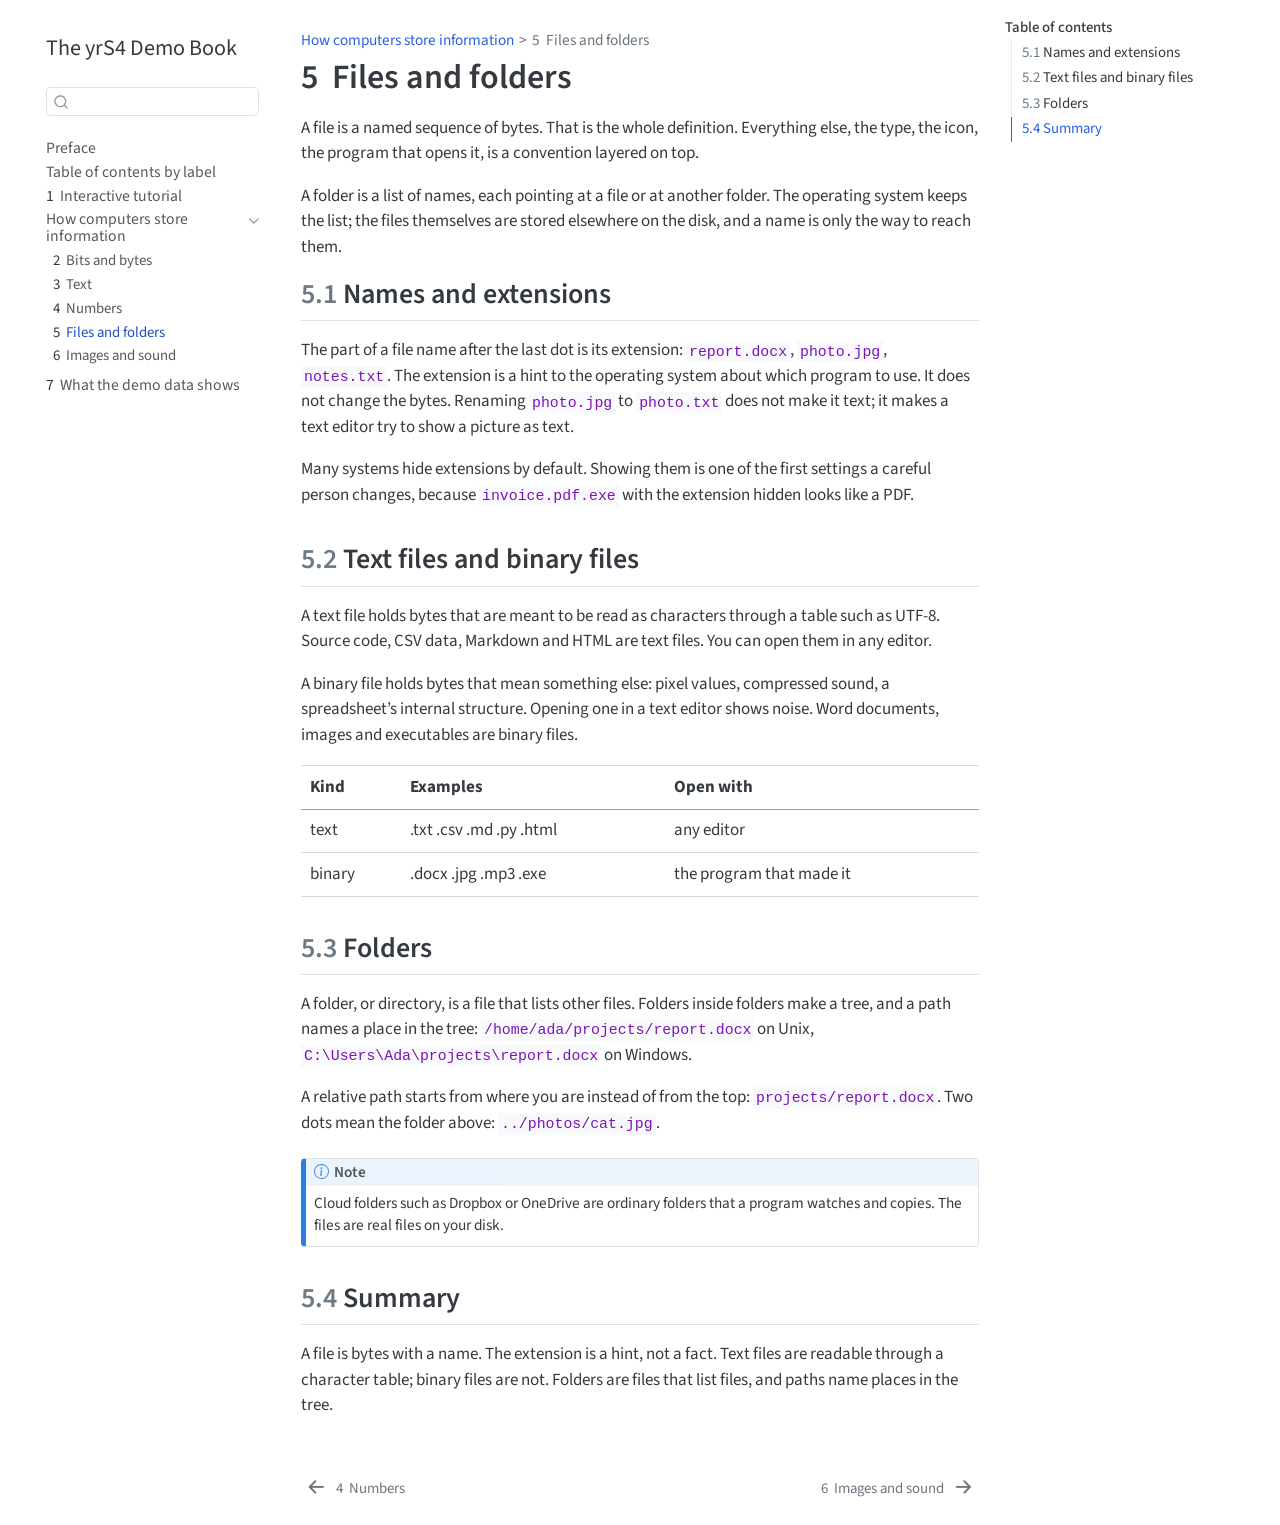
<file: 04-files.html>
<!DOCTYPE html>
<html xmlns="http://www.w3.org/1999/xhtml" lang="en" xml:lang="en"><head>

<meta charset="utf-8">
<meta name="generator" content="quarto-1.7.33">

<meta name="viewport" content="width=device-width, initial-scale=1.0, user-scalable=yes">


<title>5&nbsp; Files and folders – The yrS4 Demo Book</title>
<style>
code{white-space: pre-wrap;}
span.smallcaps{font-variant: small-caps;}
div.columns{display: flex; gap: min(4vw, 1.5em);}
div.column{flex: auto; overflow-x: auto;}
div.hanging-indent{margin-left: 1.5em; text-indent: -1.5em;}
ul.task-list{list-style: none;}
ul.task-list li input[type="checkbox"] {
  width: 0.8em;
  margin: 0 0.8em 0.2em -1em; /* quarto-specific, see https://github.com/quarto-dev/quarto-cli/issues/4556 */ 
  vertical-align: middle;
}
</style>


<script src="site_libs/quarto-nav/quarto-nav.js"></script>
<script src="site_libs/quarto-nav/headroom.min.js"></script>
<script src="site_libs/clipboard/clipboard.min.js"></script>
<script src="site_libs/quarto-search/autocomplete.umd.js"></script>
<script src="site_libs/quarto-search/fuse.min.js"></script>
<script src="site_libs/quarto-search/quarto-search.js"></script>
<meta name="quarto:offset" content="./">
<link href="./05-images-and-sound.html" rel="next">
<link href="./03-numbers.html" rel="prev">
<script src="site_libs/quarto-html/quarto.js" type="module"></script>
<script src="site_libs/quarto-html/tabsets/tabsets.js" type="module"></script>
<script src="site_libs/quarto-html/popper.min.js"></script>
<script src="site_libs/quarto-html/tippy.umd.min.js"></script>
<script src="site_libs/quarto-html/anchor.min.js"></script>
<link href="site_libs/quarto-html/tippy.css" rel="stylesheet">
<link href="site_libs/quarto-html/quarto-syntax-highlighting-ea385d0e468b0dd5ea5bf0780b1290d9.css" rel="stylesheet" id="quarto-text-highlighting-styles">
<script src="site_libs/bootstrap/bootstrap.min.js"></script>
<link href="site_libs/bootstrap/bootstrap-icons.css" rel="stylesheet">
<link href="site_libs/bootstrap/bootstrap-12250bc6d41324f970c4c53c607dc95b.min.css" rel="stylesheet" append-hash="true" id="quarto-bootstrap" data-mode="light">
<script id="quarto-search-options" type="application/json">{
  "location": "sidebar",
  "copy-button": false,
  "collapse-after": 3,
  "panel-placement": "start",
  "type": "textbox",
  "limit": 50,
  "keyboard-shortcut": [
    "f",
    "/",
    "s"
  ],
  "show-item-context": false,
  "language": {
    "search-no-results-text": "No results",
    "search-matching-documents-text": "matching documents",
    "search-copy-link-title": "Copy link to search",
    "search-hide-matches-text": "Hide additional matches",
    "search-more-match-text": "more match in this document",
    "search-more-matches-text": "more matches in this document",
    "search-clear-button-title": "Clear",
    "search-text-placeholder": "",
    "search-detached-cancel-button-title": "Cancel",
    "search-submit-button-title": "Submit",
    "search-label": "Search"
  }
}</script>


</head>

<body class="nav-sidebar floating quarto-light">

<div id="quarto-search-results"></div>
  <header id="quarto-header" class="headroom fixed-top">
  <nav class="quarto-secondary-nav">
    <div class="container-fluid d-flex">
      <button type="button" class="quarto-btn-toggle btn" data-bs-toggle="collapse" role="button" data-bs-target=".quarto-sidebar-collapse-item" aria-controls="quarto-sidebar" aria-expanded="false" aria-label="Toggle sidebar navigation" onclick="if (window.quartoToggleHeadroom) { window.quartoToggleHeadroom(); }">
        <i class="bi bi-layout-text-sidebar-reverse"></i>
      </button>
        <nav class="quarto-page-breadcrumbs" aria-label="breadcrumb"><ol class="breadcrumb"><li class="breadcrumb-item"><a href="./01-bits-and-bytes.html">How computers store information</a></li><li class="breadcrumb-item"><a href="./04-files.html"><span class="chapter-number">5</span>&nbsp; <span class="chapter-title">Files and folders</span></a></li></ol></nav>
        <a class="flex-grow-1" role="navigation" data-bs-toggle="collapse" data-bs-target=".quarto-sidebar-collapse-item" aria-controls="quarto-sidebar" aria-expanded="false" aria-label="Toggle sidebar navigation" onclick="if (window.quartoToggleHeadroom) { window.quartoToggleHeadroom(); }">      
        </a>
      <button type="button" class="btn quarto-search-button" aria-label="Search" onclick="window.quartoOpenSearch();">
        <i class="bi bi-search"></i>
      </button>
    </div>
  </nav>
</header>
<!-- content -->
<div id="quarto-content" class="quarto-container page-columns page-rows-contents page-layout-article">
<!-- sidebar -->
  <nav id="quarto-sidebar" class="sidebar collapse collapse-horizontal quarto-sidebar-collapse-item sidebar-navigation floating overflow-auto">
    <div class="pt-lg-2 mt-2 text-left sidebar-header">
    <div class="sidebar-title mb-0 py-0">
      <a href="./">The yrS4 Demo Book</a> 
    </div>
      </div>
        <div class="mt-2 flex-shrink-0 align-items-center">
        <div class="sidebar-search">
        <div id="quarto-search" class="" title="Search"></div>
        </div>
        </div>
    <div class="sidebar-menu-container"> 
    <ul class="list-unstyled mt-1">
        <li class="sidebar-item">
  <div class="sidebar-item-container"> 
  <a href="./index.html" class="sidebar-item-text sidebar-link">
 <span class="menu-text">Preface</span></a>
  </div>
</li>
        <li class="sidebar-item">
  <div class="sidebar-item-container"> 
  <a href="./subjexts-labels-v001.html" class="sidebar-item-text sidebar-link">
 <span class="menu-text">Table of contents by label</span></a>
  </div>
</li>
        <li class="sidebar-item">
  <div class="sidebar-item-container"> 
  <a href="./tutorial.html" class="sidebar-item-text sidebar-link">
 <span class="menu-text"><span class="chapter-number">1</span>&nbsp; <span class="chapter-title">Interactive tutorial</span></span></a>
  </div>
</li>
        <li class="sidebar-item sidebar-item-section">
      <div class="sidebar-item-container"> 
            <a class="sidebar-item-text sidebar-link text-start" data-bs-toggle="collapse" data-bs-target="#quarto-sidebar-section-1" role="navigation" aria-expanded="true">
 <span class="menu-text">How computers store information</span></a>
          <a class="sidebar-item-toggle text-start" data-bs-toggle="collapse" data-bs-target="#quarto-sidebar-section-1" role="navigation" aria-expanded="true" aria-label="Toggle section">
            <i class="bi bi-chevron-right ms-2"></i>
          </a> 
      </div>
      <ul id="quarto-sidebar-section-1" class="collapse list-unstyled sidebar-section depth1 show">  
          <li class="sidebar-item">
  <div class="sidebar-item-container"> 
  <a href="./01-bits-and-bytes.html" class="sidebar-item-text sidebar-link">
 <span class="menu-text"><span class="chapter-number">2</span>&nbsp; <span class="chapter-title">Bits and bytes</span></span></a>
  </div>
</li>
          <li class="sidebar-item">
  <div class="sidebar-item-container"> 
  <a href="./02-text.html" class="sidebar-item-text sidebar-link">
 <span class="menu-text"><span class="chapter-number">3</span>&nbsp; <span class="chapter-title">Text</span></span></a>
  </div>
</li>
          <li class="sidebar-item">
  <div class="sidebar-item-container"> 
  <a href="./03-numbers.html" class="sidebar-item-text sidebar-link">
 <span class="menu-text"><span class="chapter-number">4</span>&nbsp; <span class="chapter-title">Numbers</span></span></a>
  </div>
</li>
          <li class="sidebar-item">
  <div class="sidebar-item-container"> 
  <a href="./04-files.html" class="sidebar-item-text sidebar-link active">
 <span class="menu-text"><span class="chapter-number">5</span>&nbsp; <span class="chapter-title">Files and folders</span></span></a>
  </div>
</li>
          <li class="sidebar-item">
  <div class="sidebar-item-container"> 
  <a href="./05-images-and-sound.html" class="sidebar-item-text sidebar-link">
 <span class="menu-text"><span class="chapter-number">6</span>&nbsp; <span class="chapter-title">Images and sound</span></span></a>
  </div>
</li>
      </ul>
  </li>
        <li class="sidebar-item">
  <div class="sidebar-item-container"> 
  <a href="./06-demo-data.html" class="sidebar-item-text sidebar-link">
 <span class="menu-text"><span class="chapter-number">7</span>&nbsp; <span class="chapter-title">What the demo data shows</span></span></a>
  </div>
</li>
    </ul>
    </div>
</nav>
<div id="quarto-sidebar-glass" class="quarto-sidebar-collapse-item" data-bs-toggle="collapse" data-bs-target=".quarto-sidebar-collapse-item"></div>
<!-- margin-sidebar -->
    <div id="quarto-margin-sidebar" class="sidebar margin-sidebar">
        <nav id="TOC" role="doc-toc" class="toc-active">
    <h2 id="toc-title">Table of contents</h2>
   
  <ul>
  <li><a href="#sec-names-and-extensions" id="toc-sec-names-and-extensions" class="nav-link active" data-scroll-target="#sec-names-and-extensions"><span class="header-section-number">5.1</span> Names and extensions</a></li>
  <li><a href="#sec-text-and-binary" id="toc-sec-text-and-binary" class="nav-link" data-scroll-target="#sec-text-and-binary"><span class="header-section-number">5.2</span> Text files and binary files</a></li>
  <li><a href="#sec-folders" id="toc-sec-folders" class="nav-link" data-scroll-target="#sec-folders"><span class="header-section-number">5.3</span> Folders</a></li>
  <li><a href="#sec-files-summary" id="toc-sec-files-summary" class="nav-link" data-scroll-target="#sec-files-summary"><span class="header-section-number">5.4</span> Summary</a></li>
  </ul>
</nav>
    </div>
<!-- main -->
<main class="content" id="quarto-document-content">

<header id="title-block-header" class="quarto-title-block default"><nav class="quarto-page-breadcrumbs quarto-title-breadcrumbs d-none d-lg-block" aria-label="breadcrumb"><ol class="breadcrumb"><li class="breadcrumb-item"><a href="./01-bits-and-bytes.html">How computers store information</a></li><li class="breadcrumb-item"><a href="./04-files.html"><span class="chapter-number">5</span>&nbsp; <span class="chapter-title">Files and folders</span></a></li></ol></nav>
<div class="quarto-title">
<h1 class="title"><span id="sec-files" class="quarto-section-identifier"><span class="chapter-number">5</span>&nbsp; <span class="chapter-title">Files and folders</span></span></h1>
</div>



<div class="quarto-title-meta">

    
  
    
  </div>
  


</header>


<p>A file is a named sequence of bytes. That is the whole definition. Everything else, the type, the icon, the program that opens it, is a convention layered on top.</p>
<p>A folder is a list of names, each pointing at a file or at another folder. The operating system keeps the list; the files themselves are stored elsewhere on the disk, and a name is only the way to reach them.</p>
<section id="sec-names-and-extensions" class="level2" data-number="5.1">
<h2 data-number="5.1" class="anchored" data-anchor-id="sec-names-and-extensions"><span class="header-section-number">5.1</span> Names and extensions</h2>
<p>The part of a file name after the last dot is its extension: <code>report.docx</code>, <code>photo.jpg</code>, <code>notes.txt</code>. The extension is a hint to the operating system about which program to use. It does not change the bytes. Renaming <code>photo.jpg</code> to <code>photo.txt</code> does not make it text; it makes a text editor try to show a picture as text.</p>
<p>Many systems hide extensions by default. Showing them is one of the first settings a careful person changes, because <code>invoice.pdf.exe</code> with the extension hidden looks like a PDF.</p>
</section>
<section id="sec-text-and-binary" class="level2" data-number="5.2">
<h2 data-number="5.2" class="anchored" data-anchor-id="sec-text-and-binary"><span class="header-section-number">5.2</span> Text files and binary files</h2>
<p>A text file holds bytes that are meant to be read as characters through a table such as UTF-8. Source code, CSV data, Markdown and HTML are text files. You can open them in any editor.</p>
<p>A binary file holds bytes that mean something else: pixel values, compressed sound, a spreadsheet’s internal structure. Opening one in a text editor shows noise. Word documents, images and executables are binary files.</p>
<table class="caption-top table">
<thead>
<tr class="header">
<th>Kind</th>
<th>Examples</th>
<th>Open with</th>
</tr>
</thead>
<tbody>
<tr class="odd">
<td>text</td>
<td>.txt .csv .md .py .html</td>
<td>any editor</td>
</tr>
<tr class="even">
<td>binary</td>
<td>.docx .jpg .mp3 .exe</td>
<td>the program that made it</td>
</tr>
</tbody>
</table>
</section>
<section id="sec-folders" class="level2" data-number="5.3">
<h2 data-number="5.3" class="anchored" data-anchor-id="sec-folders"><span class="header-section-number">5.3</span> Folders</h2>
<p>A folder, or directory, is a file that lists other files. Folders inside folders make a tree, and a path names a place in the tree: <code>/home/ada/projects/report.docx</code> on Unix, <code>C:\Users\Ada\projects\report.docx</code> on Windows.</p>
<p>A relative path starts from where you are instead of from the top: <code>projects/report.docx</code>. Two dots mean the folder above: <code>../photos/cat.jpg</code>.</p>
<div class="callout callout-style-default callout-note callout-titled">
<div class="callout-header d-flex align-content-center">
<div class="callout-icon-container">
<i class="callout-icon"></i>
</div>
<div class="callout-title-container flex-fill">
Note
</div>
</div>
<div class="callout-body-container callout-body">
<p>Cloud folders such as Dropbox or OneDrive are ordinary folders that a program watches and copies. The files are real files on your disk.</p>
</div>
</div>
</section>
<section id="sec-files-summary" class="level2" data-number="5.4">
<h2 data-number="5.4" class="anchored" data-anchor-id="sec-files-summary"><span class="header-section-number">5.4</span> Summary</h2>
<p>A file is bytes with a name. The extension is a hint, not a fact. Text files are readable through a character table; binary files are not. Folders are files that list files, and paths name places in the tree.</p>


</section>

</main> <!-- /main -->
<script id="quarto-html-after-body" type="application/javascript">
  window.document.addEventListener("DOMContentLoaded", function (event) {
    const icon = "";
    const anchorJS = new window.AnchorJS();
    anchorJS.options = {
      placement: 'right',
      icon: icon
    };
    anchorJS.add('.anchored');
    const isCodeAnnotation = (el) => {
      for (const clz of el.classList) {
        if (clz.startsWith('code-annotation-')) {                     
          return true;
        }
      }
      return false;
    }
    const onCopySuccess = function(e) {
      // button target
      const button = e.trigger;
      // don't keep focus
      button.blur();
      // flash "checked"
      button.classList.add('code-copy-button-checked');
      var currentTitle = button.getAttribute("title");
      button.setAttribute("title", "Copied!");
      let tooltip;
      if (window.bootstrap) {
        button.setAttribute("data-bs-toggle", "tooltip");
        button.setAttribute("data-bs-placement", "left");
        button.setAttribute("data-bs-title", "Copied!");
        tooltip = new bootstrap.Tooltip(button, 
          { trigger: "manual", 
            customClass: "code-copy-button-tooltip",
            offset: [0, -8]});
        tooltip.show();    
      }
      setTimeout(function() {
        if (tooltip) {
          tooltip.hide();
          button.removeAttribute("data-bs-title");
          button.removeAttribute("data-bs-toggle");
          button.removeAttribute("data-bs-placement");
        }
        button.setAttribute("title", currentTitle);
        button.classList.remove('code-copy-button-checked');
      }, 1000);
      // clear code selection
      e.clearSelection();
    }
    const getTextToCopy = function(trigger) {
        const codeEl = trigger.previousElementSibling.cloneNode(true);
        for (const childEl of codeEl.children) {
          if (isCodeAnnotation(childEl)) {
            childEl.remove();
          }
        }
        return codeEl.innerText;
    }
    const clipboard = new window.ClipboardJS('.code-copy-button:not([data-in-quarto-modal])', {
      text: getTextToCopy
    });
    clipboard.on('success', onCopySuccess);
    if (window.document.getElementById('quarto-embedded-source-code-modal')) {
      const clipboardModal = new window.ClipboardJS('.code-copy-button[data-in-quarto-modal]', {
        text: getTextToCopy,
        container: window.document.getElementById('quarto-embedded-source-code-modal')
      });
      clipboardModal.on('success', onCopySuccess);
    }
      var localhostRegex = new RegExp(/^(?:http|https):\/\/localhost\:?[0-9]*\//);
      var mailtoRegex = new RegExp(/^mailto:/);
        var filterRegex = new RegExp('/' + window.location.host + '/');
      var isInternal = (href) => {
          return filterRegex.test(href) || localhostRegex.test(href) || mailtoRegex.test(href);
      }
      // Inspect non-navigation links and adorn them if external
     var links = window.document.querySelectorAll('a[href]:not(.nav-link):not(.navbar-brand):not(.toc-action):not(.sidebar-link):not(.sidebar-item-toggle):not(.pagination-link):not(.no-external):not([aria-hidden]):not(.dropdown-item):not(.quarto-navigation-tool):not(.about-link)');
      for (var i=0; i<links.length; i++) {
        const link = links[i];
        if (!isInternal(link.href)) {
          // undo the damage that might have been done by quarto-nav.js in the case of
          // links that we want to consider external
          if (link.dataset.originalHref !== undefined) {
            link.href = link.dataset.originalHref;
          }
        }
      }
    function tippyHover(el, contentFn, onTriggerFn, onUntriggerFn) {
      const config = {
        allowHTML: true,
        maxWidth: 500,
        delay: 100,
        arrow: false,
        appendTo: function(el) {
            return el.parentElement;
        },
        interactive: true,
        interactiveBorder: 10,
        theme: 'quarto',
        placement: 'bottom-start',
      };
      if (contentFn) {
        config.content = contentFn;
      }
      if (onTriggerFn) {
        config.onTrigger = onTriggerFn;
      }
      if (onUntriggerFn) {
        config.onUntrigger = onUntriggerFn;
      }
      window.tippy(el, config); 
    }
    const noterefs = window.document.querySelectorAll('a[role="doc-noteref"]');
    for (var i=0; i<noterefs.length; i++) {
      const ref = noterefs[i];
      tippyHover(ref, function() {
        // use id or data attribute instead here
        let href = ref.getAttribute('data-footnote-href') || ref.getAttribute('href');
        try { href = new URL(href).hash; } catch {}
        const id = href.replace(/^#\/?/, "");
        const note = window.document.getElementById(id);
        if (note) {
          return note.innerHTML;
        } else {
          return "";
        }
      });
    }
    const xrefs = window.document.querySelectorAll('a.quarto-xref');
    const processXRef = (id, note) => {
      // Strip column container classes
      const stripColumnClz = (el) => {
        el.classList.remove("page-full", "page-columns");
        if (el.children) {
          for (const child of el.children) {
            stripColumnClz(child);
          }
        }
      }
      stripColumnClz(note)
      if (id === null || id.startsWith('sec-')) {
        // Special case sections, only their first couple elements
        const container = document.createElement("div");
        if (note.children && note.children.length > 2) {
          container.appendChild(note.children[0].cloneNode(true));
          for (let i = 1; i < note.children.length; i++) {
            const child = note.children[i];
            if (child.tagName === "P" && child.innerText === "") {
              continue;
            } else {
              container.appendChild(child.cloneNode(true));
              break;
            }
          }
          if (window.Quarto?.typesetMath) {
            window.Quarto.typesetMath(container);
          }
          return container.innerHTML
        } else {
          if (window.Quarto?.typesetMath) {
            window.Quarto.typesetMath(note);
          }
          return note.innerHTML;
        }
      } else {
        // Remove any anchor links if they are present
        const anchorLink = note.querySelector('a.anchorjs-link');
        if (anchorLink) {
          anchorLink.remove();
        }
        if (window.Quarto?.typesetMath) {
          window.Quarto.typesetMath(note);
        }
        if (note.classList.contains("callout")) {
          return note.outerHTML;
        } else {
          return note.innerHTML;
        }
      }
    }
    for (var i=0; i<xrefs.length; i++) {
      const xref = xrefs[i];
      tippyHover(xref, undefined, function(instance) {
        instance.disable();
        let url = xref.getAttribute('href');
        let hash = undefined; 
        if (url.startsWith('#')) {
          hash = url;
        } else {
          try { hash = new URL(url).hash; } catch {}
        }
        if (hash) {
          const id = hash.replace(/^#\/?/, "");
          const note = window.document.getElementById(id);
          if (note !== null) {
            try {
              const html = processXRef(id, note.cloneNode(true));
              instance.setContent(html);
            } finally {
              instance.enable();
              instance.show();
            }
          } else {
            // See if we can fetch this
            fetch(url.split('#')[0])
            .then(res => res.text())
            .then(html => {
              const parser = new DOMParser();
              const htmlDoc = parser.parseFromString(html, "text/html");
              const note = htmlDoc.getElementById(id);
              if (note !== null) {
                const html = processXRef(id, note);
                instance.setContent(html);
              } 
            }).finally(() => {
              instance.enable();
              instance.show();
            });
          }
        } else {
          // See if we can fetch a full url (with no hash to target)
          // This is a special case and we should probably do some content thinning / targeting
          fetch(url)
          .then(res => res.text())
          .then(html => {
            const parser = new DOMParser();
            const htmlDoc = parser.parseFromString(html, "text/html");
            const note = htmlDoc.querySelector('main.content');
            if (note !== null) {
              // This should only happen for chapter cross references
              // (since there is no id in the URL)
              // remove the first header
              if (note.children.length > 0 && note.children[0].tagName === "HEADER") {
                note.children[0].remove();
              }
              const html = processXRef(null, note);
              instance.setContent(html);
            } 
          }).finally(() => {
            instance.enable();
            instance.show();
          });
        }
      }, function(instance) {
      });
    }
        let selectedAnnoteEl;
        const selectorForAnnotation = ( cell, annotation) => {
          let cellAttr = 'data-code-cell="' + cell + '"';
          let lineAttr = 'data-code-annotation="' +  annotation + '"';
          const selector = 'span[' + cellAttr + '][' + lineAttr + ']';
          return selector;
        }
        const selectCodeLines = (annoteEl) => {
          const doc = window.document;
          const targetCell = annoteEl.getAttribute("data-target-cell");
          const targetAnnotation = annoteEl.getAttribute("data-target-annotation");
          const annoteSpan = window.document.querySelector(selectorForAnnotation(targetCell, targetAnnotation));
          const lines = annoteSpan.getAttribute("data-code-lines").split(",");
          const lineIds = lines.map((line) => {
            return targetCell + "-" + line;
          })
          let top = null;
          let height = null;
          let parent = null;
          if (lineIds.length > 0) {
              //compute the position of the single el (top and bottom and make a div)
              const el = window.document.getElementById(lineIds[0]);
              top = el.offsetTop;
              height = el.offsetHeight;
              parent = el.parentElement.parentElement;
            if (lineIds.length > 1) {
              const lastEl = window.document.getElementById(lineIds[lineIds.length - 1]);
              const bottom = lastEl.offsetTop + lastEl.offsetHeight;
              height = bottom - top;
            }
            if (top !== null && height !== null && parent !== null) {
              // cook up a div (if necessary) and position it 
              let div = window.document.getElementById("code-annotation-line-highlight");
              if (div === null) {
                div = window.document.createElement("div");
                div.setAttribute("id", "code-annotation-line-highlight");
                div.style.position = 'absolute';
                parent.appendChild(div);
              }
              div.style.top = top - 2 + "px";
              div.style.height = height + 4 + "px";
              div.style.left = 0;
              let gutterDiv = window.document.getElementById("code-annotation-line-highlight-gutter");
              if (gutterDiv === null) {
                gutterDiv = window.document.createElement("div");
                gutterDiv.setAttribute("id", "code-annotation-line-highlight-gutter");
                gutterDiv.style.position = 'absolute';
                const codeCell = window.document.getElementById(targetCell);
                const gutter = codeCell.querySelector('.code-annotation-gutter');
                gutter.appendChild(gutterDiv);
              }
              gutterDiv.style.top = top - 2 + "px";
              gutterDiv.style.height = height + 4 + "px";
            }
            selectedAnnoteEl = annoteEl;
          }
        };
        const unselectCodeLines = () => {
          const elementsIds = ["code-annotation-line-highlight", "code-annotation-line-highlight-gutter"];
          elementsIds.forEach((elId) => {
            const div = window.document.getElementById(elId);
            if (div) {
              div.remove();
            }
          });
          selectedAnnoteEl = undefined;
        };
          // Handle positioning of the toggle
      window.addEventListener(
        "resize",
        throttle(() => {
          elRect = undefined;
          if (selectedAnnoteEl) {
            selectCodeLines(selectedAnnoteEl);
          }
        }, 10)
      );
      function throttle(fn, ms) {
      let throttle = false;
      let timer;
        return (...args) => {
          if(!throttle) { // first call gets through
              fn.apply(this, args);
              throttle = true;
          } else { // all the others get throttled
              if(timer) clearTimeout(timer); // cancel #2
              timer = setTimeout(() => {
                fn.apply(this, args);
                timer = throttle = false;
              }, ms);
          }
        };
      }
        // Attach click handler to the DT
        const annoteDls = window.document.querySelectorAll('dt[data-target-cell]');
        for (const annoteDlNode of annoteDls) {
          annoteDlNode.addEventListener('click', (event) => {
            const clickedEl = event.target;
            if (clickedEl !== selectedAnnoteEl) {
              unselectCodeLines();
              const activeEl = window.document.querySelector('dt[data-target-cell].code-annotation-active');
              if (activeEl) {
                activeEl.classList.remove('code-annotation-active');
              }
              selectCodeLines(clickedEl);
              clickedEl.classList.add('code-annotation-active');
            } else {
              // Unselect the line
              unselectCodeLines();
              clickedEl.classList.remove('code-annotation-active');
            }
          });
        }
    const findCites = (el) => {
      const parentEl = el.parentElement;
      if (parentEl) {
        const cites = parentEl.dataset.cites;
        if (cites) {
          return {
            el,
            cites: cites.split(' ')
          };
        } else {
          return findCites(el.parentElement)
        }
      } else {
        return undefined;
      }
    };
    var bibliorefs = window.document.querySelectorAll('a[role="doc-biblioref"]');
    for (var i=0; i<bibliorefs.length; i++) {
      const ref = bibliorefs[i];
      const citeInfo = findCites(ref);
      if (citeInfo) {
        tippyHover(citeInfo.el, function() {
          var popup = window.document.createElement('div');
          citeInfo.cites.forEach(function(cite) {
            var citeDiv = window.document.createElement('div');
            citeDiv.classList.add('hanging-indent');
            citeDiv.classList.add('csl-entry');
            var biblioDiv = window.document.getElementById('ref-' + cite);
            if (biblioDiv) {
              citeDiv.innerHTML = biblioDiv.innerHTML;
            }
            popup.appendChild(citeDiv);
          });
          return popup.innerHTML;
        });
      }
    }
  });
  </script>
<nav class="page-navigation">
  <div class="nav-page nav-page-previous">
      <a href="./03-numbers.html" class="pagination-link" aria-label="Numbers">
        <i class="bi bi-arrow-left-short"></i> <span class="nav-page-text"><span class="chapter-number">4</span>&nbsp; <span class="chapter-title">Numbers</span></span>
      </a>          
  </div>
  <div class="nav-page nav-page-next">
      <a href="./05-images-and-sound.html" class="pagination-link" aria-label="Images and sound">
        <span class="nav-page-text"><span class="chapter-number">6</span>&nbsp; <span class="chapter-title">Images and sound</span></span> <i class="bi bi-arrow-right-short"></i>
      </a>
  </div>
</nav>
</div> <!-- /content -->
<!-- subjexts-v001.html: the subjexts teaching overlay (yrS4). One line; remove it to revert the book completely.
     The script holds no key, fails silently, and does nothing if the package is disabled on the platform. -->
<script src="https://subjexts.github.io/overlay/v1/yrS4.js" data-package="y-rosenthal/yrs4-demo" defer=""></script>
<!-- yrS4-tutorial.html: the interactive tutorial of subjexts, this book's own feature (docs/PLANNING-v001.qmd).
     It drives the subjexts page script (window.__yrS4) from outside; it changes nothing in the platform. -->
<link rel="stylesheet" href="yrS4-tutorial.css">
<script src="yrS4-tutorial.js" defer=""></script>




</body></html>
</file>
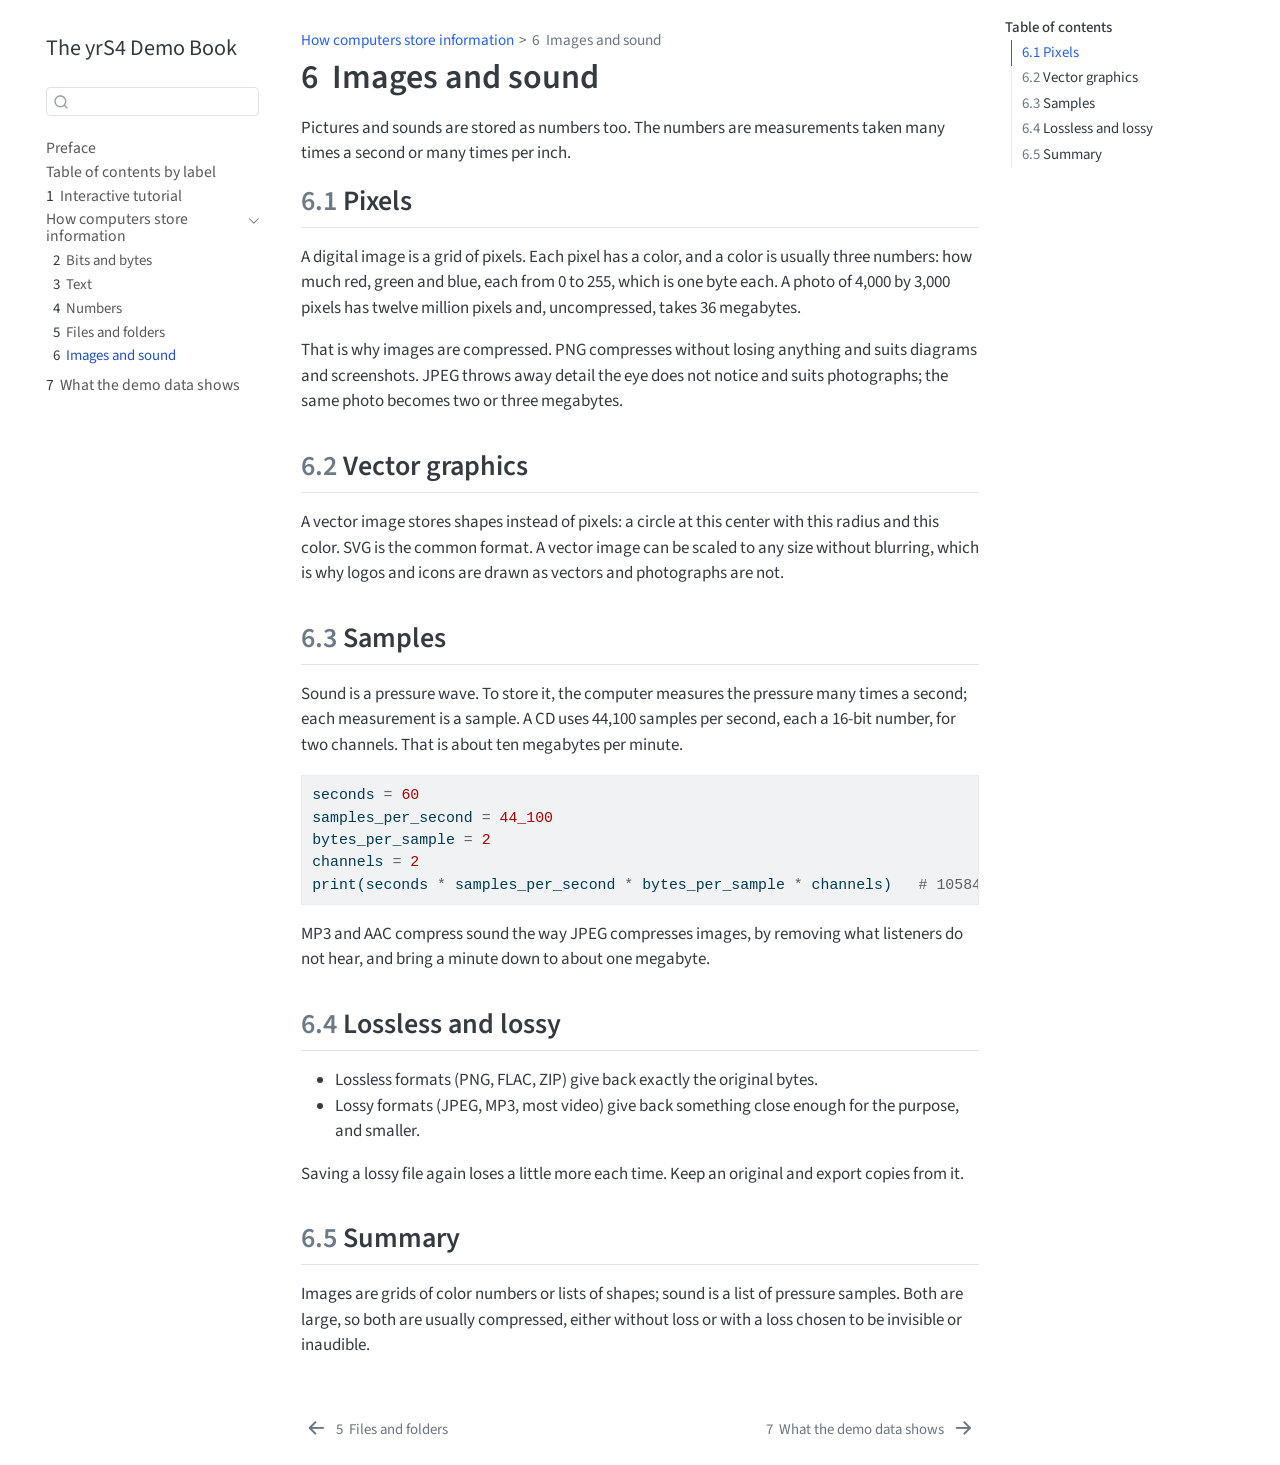
<file: 05-images-and-sound.html>
<!DOCTYPE html>
<html xmlns="http://www.w3.org/1999/xhtml" lang="en" xml:lang="en"><head>

<meta charset="utf-8">
<meta name="generator" content="quarto-1.7.33">

<meta name="viewport" content="width=device-width, initial-scale=1.0, user-scalable=yes">


<title>6&nbsp; Images and sound – The yrS4 Demo Book</title>
<style>
code{white-space: pre-wrap;}
span.smallcaps{font-variant: small-caps;}
div.columns{display: flex; gap: min(4vw, 1.5em);}
div.column{flex: auto; overflow-x: auto;}
div.hanging-indent{margin-left: 1.5em; text-indent: -1.5em;}
ul.task-list{list-style: none;}
ul.task-list li input[type="checkbox"] {
  width: 0.8em;
  margin: 0 0.8em 0.2em -1em; /* quarto-specific, see https://github.com/quarto-dev/quarto-cli/issues/4556 */ 
  vertical-align: middle;
}
/* CSS for syntax highlighting */
html { -webkit-text-size-adjust: 100%; }
pre > code.sourceCode { white-space: pre; position: relative; }
pre > code.sourceCode > span { display: inline-block; line-height: 1.25; }
pre > code.sourceCode > span:empty { height: 1.2em; }
.sourceCode { overflow: visible; }
code.sourceCode > span { color: inherit; text-decoration: inherit; }
div.sourceCode { margin: 1em 0; }
pre.sourceCode { margin: 0; }
@media screen {
div.sourceCode { overflow: auto; }
}
@media print {
pre > code.sourceCode { white-space: pre-wrap; }
pre > code.sourceCode > span { text-indent: -5em; padding-left: 5em; }
}
pre.numberSource code
  { counter-reset: source-line 0; }
pre.numberSource code > span
  { position: relative; left: -4em; counter-increment: source-line; }
pre.numberSource code > span > a:first-child::before
  { content: counter(source-line);
    position: relative; left: -1em; text-align: right; vertical-align: baseline;
    border: none; display: inline-block;
    -webkit-touch-callout: none; -webkit-user-select: none;
    -khtml-user-select: none; -moz-user-select: none;
    -ms-user-select: none; user-select: none;
    padding: 0 4px; width: 4em;
  }
pre.numberSource { margin-left: 3em;  padding-left: 4px; }
div.sourceCode
  {   }
@media screen {
pre > code.sourceCode > span > a:first-child::before { text-decoration: underline; }
}
</style>


<script src="site_libs/quarto-nav/quarto-nav.js"></script>
<script src="site_libs/quarto-nav/headroom.min.js"></script>
<script src="site_libs/clipboard/clipboard.min.js"></script>
<script src="site_libs/quarto-search/autocomplete.umd.js"></script>
<script src="site_libs/quarto-search/fuse.min.js"></script>
<script src="site_libs/quarto-search/quarto-search.js"></script>
<meta name="quarto:offset" content="./">
<link href="./06-demo-data.html" rel="next">
<link href="./04-files.html" rel="prev">
<script src="site_libs/quarto-html/quarto.js" type="module"></script>
<script src="site_libs/quarto-html/tabsets/tabsets.js" type="module"></script>
<script src="site_libs/quarto-html/popper.min.js"></script>
<script src="site_libs/quarto-html/tippy.umd.min.js"></script>
<script src="site_libs/quarto-html/anchor.min.js"></script>
<link href="site_libs/quarto-html/tippy.css" rel="stylesheet">
<link href="site_libs/quarto-html/quarto-syntax-highlighting-ea385d0e468b0dd5ea5bf0780b1290d9.css" rel="stylesheet" id="quarto-text-highlighting-styles">
<script src="site_libs/bootstrap/bootstrap.min.js"></script>
<link href="site_libs/bootstrap/bootstrap-icons.css" rel="stylesheet">
<link href="site_libs/bootstrap/bootstrap-12250bc6d41324f970c4c53c607dc95b.min.css" rel="stylesheet" append-hash="true" id="quarto-bootstrap" data-mode="light">
<script id="quarto-search-options" type="application/json">{
  "location": "sidebar",
  "copy-button": false,
  "collapse-after": 3,
  "panel-placement": "start",
  "type": "textbox",
  "limit": 50,
  "keyboard-shortcut": [
    "f",
    "/",
    "s"
  ],
  "show-item-context": false,
  "language": {
    "search-no-results-text": "No results",
    "search-matching-documents-text": "matching documents",
    "search-copy-link-title": "Copy link to search",
    "search-hide-matches-text": "Hide additional matches",
    "search-more-match-text": "more match in this document",
    "search-more-matches-text": "more matches in this document",
    "search-clear-button-title": "Clear",
    "search-text-placeholder": "",
    "search-detached-cancel-button-title": "Cancel",
    "search-submit-button-title": "Submit",
    "search-label": "Search"
  }
}</script>


</head>

<body class="nav-sidebar floating quarto-light">

<div id="quarto-search-results"></div>
  <header id="quarto-header" class="headroom fixed-top">
  <nav class="quarto-secondary-nav">
    <div class="container-fluid d-flex">
      <button type="button" class="quarto-btn-toggle btn" data-bs-toggle="collapse" role="button" data-bs-target=".quarto-sidebar-collapse-item" aria-controls="quarto-sidebar" aria-expanded="false" aria-label="Toggle sidebar navigation" onclick="if (window.quartoToggleHeadroom) { window.quartoToggleHeadroom(); }">
        <i class="bi bi-layout-text-sidebar-reverse"></i>
      </button>
        <nav class="quarto-page-breadcrumbs" aria-label="breadcrumb"><ol class="breadcrumb"><li class="breadcrumb-item"><a href="./01-bits-and-bytes.html">How computers store information</a></li><li class="breadcrumb-item"><a href="./05-images-and-sound.html"><span class="chapter-number">6</span>&nbsp; <span class="chapter-title">Images and sound</span></a></li></ol></nav>
        <a class="flex-grow-1" role="navigation" data-bs-toggle="collapse" data-bs-target=".quarto-sidebar-collapse-item" aria-controls="quarto-sidebar" aria-expanded="false" aria-label="Toggle sidebar navigation" onclick="if (window.quartoToggleHeadroom) { window.quartoToggleHeadroom(); }">      
        </a>
      <button type="button" class="btn quarto-search-button" aria-label="Search" onclick="window.quartoOpenSearch();">
        <i class="bi bi-search"></i>
      </button>
    </div>
  </nav>
</header>
<!-- content -->
<div id="quarto-content" class="quarto-container page-columns page-rows-contents page-layout-article">
<!-- sidebar -->
  <nav id="quarto-sidebar" class="sidebar collapse collapse-horizontal quarto-sidebar-collapse-item sidebar-navigation floating overflow-auto">
    <div class="pt-lg-2 mt-2 text-left sidebar-header">
    <div class="sidebar-title mb-0 py-0">
      <a href="./">The yrS4 Demo Book</a> 
    </div>
      </div>
        <div class="mt-2 flex-shrink-0 align-items-center">
        <div class="sidebar-search">
        <div id="quarto-search" class="" title="Search"></div>
        </div>
        </div>
    <div class="sidebar-menu-container"> 
    <ul class="list-unstyled mt-1">
        <li class="sidebar-item">
  <div class="sidebar-item-container"> 
  <a href="./index.html" class="sidebar-item-text sidebar-link">
 <span class="menu-text">Preface</span></a>
  </div>
</li>
        <li class="sidebar-item">
  <div class="sidebar-item-container"> 
  <a href="./subjexts-labels-v001.html" class="sidebar-item-text sidebar-link">
 <span class="menu-text">Table of contents by label</span></a>
  </div>
</li>
        <li class="sidebar-item">
  <div class="sidebar-item-container"> 
  <a href="./tutorial.html" class="sidebar-item-text sidebar-link">
 <span class="menu-text"><span class="chapter-number">1</span>&nbsp; <span class="chapter-title">Interactive tutorial</span></span></a>
  </div>
</li>
        <li class="sidebar-item sidebar-item-section">
      <div class="sidebar-item-container"> 
            <a class="sidebar-item-text sidebar-link text-start" data-bs-toggle="collapse" data-bs-target="#quarto-sidebar-section-1" role="navigation" aria-expanded="true">
 <span class="menu-text">How computers store information</span></a>
          <a class="sidebar-item-toggle text-start" data-bs-toggle="collapse" data-bs-target="#quarto-sidebar-section-1" role="navigation" aria-expanded="true" aria-label="Toggle section">
            <i class="bi bi-chevron-right ms-2"></i>
          </a> 
      </div>
      <ul id="quarto-sidebar-section-1" class="collapse list-unstyled sidebar-section depth1 show">  
          <li class="sidebar-item">
  <div class="sidebar-item-container"> 
  <a href="./01-bits-and-bytes.html" class="sidebar-item-text sidebar-link">
 <span class="menu-text"><span class="chapter-number">2</span>&nbsp; <span class="chapter-title">Bits and bytes</span></span></a>
  </div>
</li>
          <li class="sidebar-item">
  <div class="sidebar-item-container"> 
  <a href="./02-text.html" class="sidebar-item-text sidebar-link">
 <span class="menu-text"><span class="chapter-number">3</span>&nbsp; <span class="chapter-title">Text</span></span></a>
  </div>
</li>
          <li class="sidebar-item">
  <div class="sidebar-item-container"> 
  <a href="./03-numbers.html" class="sidebar-item-text sidebar-link">
 <span class="menu-text"><span class="chapter-number">4</span>&nbsp; <span class="chapter-title">Numbers</span></span></a>
  </div>
</li>
          <li class="sidebar-item">
  <div class="sidebar-item-container"> 
  <a href="./04-files.html" class="sidebar-item-text sidebar-link">
 <span class="menu-text"><span class="chapter-number">5</span>&nbsp; <span class="chapter-title">Files and folders</span></span></a>
  </div>
</li>
          <li class="sidebar-item">
  <div class="sidebar-item-container"> 
  <a href="./05-images-and-sound.html" class="sidebar-item-text sidebar-link active">
 <span class="menu-text"><span class="chapter-number">6</span>&nbsp; <span class="chapter-title">Images and sound</span></span></a>
  </div>
</li>
      </ul>
  </li>
        <li class="sidebar-item">
  <div class="sidebar-item-container"> 
  <a href="./06-demo-data.html" class="sidebar-item-text sidebar-link">
 <span class="menu-text"><span class="chapter-number">7</span>&nbsp; <span class="chapter-title">What the demo data shows</span></span></a>
  </div>
</li>
    </ul>
    </div>
</nav>
<div id="quarto-sidebar-glass" class="quarto-sidebar-collapse-item" data-bs-toggle="collapse" data-bs-target=".quarto-sidebar-collapse-item"></div>
<!-- margin-sidebar -->
    <div id="quarto-margin-sidebar" class="sidebar margin-sidebar">
        <nav id="TOC" role="doc-toc" class="toc-active">
    <h2 id="toc-title">Table of contents</h2>
   
  <ul>
  <li><a href="#sec-pixels" id="toc-sec-pixels" class="nav-link active" data-scroll-target="#sec-pixels"><span class="header-section-number">6.1</span> Pixels</a></li>
  <li><a href="#sec-vector-graphics" id="toc-sec-vector-graphics" class="nav-link" data-scroll-target="#sec-vector-graphics"><span class="header-section-number">6.2</span> Vector graphics</a></li>
  <li><a href="#sec-samples" id="toc-sec-samples" class="nav-link" data-scroll-target="#sec-samples"><span class="header-section-number">6.3</span> Samples</a></li>
  <li><a href="#sec-lossless-and-lossy" id="toc-sec-lossless-and-lossy" class="nav-link" data-scroll-target="#sec-lossless-and-lossy"><span class="header-section-number">6.4</span> Lossless and lossy</a></li>
  <li><a href="#sec-media-summary" id="toc-sec-media-summary" class="nav-link" data-scroll-target="#sec-media-summary"><span class="header-section-number">6.5</span> Summary</a></li>
  </ul>
</nav>
    </div>
<!-- main -->
<main class="content" id="quarto-document-content">

<header id="title-block-header" class="quarto-title-block default"><nav class="quarto-page-breadcrumbs quarto-title-breadcrumbs d-none d-lg-block" aria-label="breadcrumb"><ol class="breadcrumb"><li class="breadcrumb-item"><a href="./01-bits-and-bytes.html">How computers store information</a></li><li class="breadcrumb-item"><a href="./05-images-and-sound.html"><span class="chapter-number">6</span>&nbsp; <span class="chapter-title">Images and sound</span></a></li></ol></nav>
<div class="quarto-title">
<h1 class="title"><span id="sec-media" class="quarto-section-identifier"><span class="chapter-number">6</span>&nbsp; <span class="chapter-title">Images and sound</span></span></h1>
</div>



<div class="quarto-title-meta">

    
  
    
  </div>
  


</header>


<p>Pictures and sounds are stored as numbers too. The numbers are measurements taken many times a second or many times per inch.</p>
<section id="sec-pixels" class="level2" data-number="6.1">
<h2 data-number="6.1" class="anchored" data-anchor-id="sec-pixels"><span class="header-section-number">6.1</span> Pixels</h2>
<p>A digital image is a grid of pixels. Each pixel has a color, and a color is usually three numbers: how much red, green and blue, each from 0 to 255, which is one byte each. A photo of 4,000 by 3,000 pixels has twelve million pixels and, uncompressed, takes 36 megabytes.</p>
<p>That is why images are compressed. PNG compresses without losing anything and suits diagrams and screenshots. JPEG throws away detail the eye does not notice and suits photographs; the same photo becomes two or three megabytes.</p>
</section>
<section id="sec-vector-graphics" class="level2" data-number="6.2">
<h2 data-number="6.2" class="anchored" data-anchor-id="sec-vector-graphics"><span class="header-section-number">6.2</span> Vector graphics</h2>
<p>A vector image stores shapes instead of pixels: a circle at this center with this radius and this color. SVG is the common format. A vector image can be scaled to any size without blurring, which is why logos and icons are drawn as vectors and photographs are not.</p>
</section>
<section id="sec-samples" class="level2" data-number="6.3">
<h2 data-number="6.3" class="anchored" data-anchor-id="sec-samples"><span class="header-section-number">6.3</span> Samples</h2>
<p>Sound is a pressure wave. To store it, the computer measures the pressure many times a second; each measurement is a sample. A CD uses 44,100 samples per second, each a 16-bit number, for two channels. That is about ten megabytes per minute.</p>
<div class="sourceCode" id="cb1"><pre class="sourceCode python code-with-copy"><code class="sourceCode python"><span id="cb1-1"><a href="#cb1-1" aria-hidden="true" tabindex="-1"></a>seconds <span class="op">=</span> <span class="dv">60</span></span>
<span id="cb1-2"><a href="#cb1-2" aria-hidden="true" tabindex="-1"></a>samples_per_second <span class="op">=</span> <span class="dv">44_100</span></span>
<span id="cb1-3"><a href="#cb1-3" aria-hidden="true" tabindex="-1"></a>bytes_per_sample <span class="op">=</span> <span class="dv">2</span></span>
<span id="cb1-4"><a href="#cb1-4" aria-hidden="true" tabindex="-1"></a>channels <span class="op">=</span> <span class="dv">2</span></span>
<span id="cb1-5"><a href="#cb1-5" aria-hidden="true" tabindex="-1"></a><span class="bu">print</span>(seconds <span class="op">*</span> samples_per_second <span class="op">*</span> bytes_per_sample <span class="op">*</span> channels)   <span class="co"># 10584000</span></span></code><button title="Copy to Clipboard" class="code-copy-button"><i class="bi"></i></button></pre></div>
<p>MP3 and AAC compress sound the way JPEG compresses images, by removing what listeners do not hear, and bring a minute down to about one megabyte.</p>
</section>
<section id="sec-lossless-and-lossy" class="level2" data-number="6.4">
<h2 data-number="6.4" class="anchored" data-anchor-id="sec-lossless-and-lossy"><span class="header-section-number">6.4</span> Lossless and lossy</h2>
<ul>
<li>Lossless formats (PNG, FLAC, ZIP) give back exactly the original bytes.</li>
<li>Lossy formats (JPEG, MP3, most video) give back something close enough for the purpose, and smaller.</li>
</ul>
<p>Saving a lossy file again loses a little more each time. Keep an original and export copies from it.</p>
</section>
<section id="sec-media-summary" class="level2" data-number="6.5">
<h2 data-number="6.5" class="anchored" data-anchor-id="sec-media-summary"><span class="header-section-number">6.5</span> Summary</h2>
<p>Images are grids of color numbers or lists of shapes; sound is a list of pressure samples. Both are large, so both are usually compressed, either without loss or with a loss chosen to be invisible or inaudible.</p>


</section>

</main> <!-- /main -->
<script id="quarto-html-after-body" type="application/javascript">
  window.document.addEventListener("DOMContentLoaded", function (event) {
    const icon = "";
    const anchorJS = new window.AnchorJS();
    anchorJS.options = {
      placement: 'right',
      icon: icon
    };
    anchorJS.add('.anchored');
    const isCodeAnnotation = (el) => {
      for (const clz of el.classList) {
        if (clz.startsWith('code-annotation-')) {                     
          return true;
        }
      }
      return false;
    }
    const onCopySuccess = function(e) {
      // button target
      const button = e.trigger;
      // don't keep focus
      button.blur();
      // flash "checked"
      button.classList.add('code-copy-button-checked');
      var currentTitle = button.getAttribute("title");
      button.setAttribute("title", "Copied!");
      let tooltip;
      if (window.bootstrap) {
        button.setAttribute("data-bs-toggle", "tooltip");
        button.setAttribute("data-bs-placement", "left");
        button.setAttribute("data-bs-title", "Copied!");
        tooltip = new bootstrap.Tooltip(button, 
          { trigger: "manual", 
            customClass: "code-copy-button-tooltip",
            offset: [0, -8]});
        tooltip.show();    
      }
      setTimeout(function() {
        if (tooltip) {
          tooltip.hide();
          button.removeAttribute("data-bs-title");
          button.removeAttribute("data-bs-toggle");
          button.removeAttribute("data-bs-placement");
        }
        button.setAttribute("title", currentTitle);
        button.classList.remove('code-copy-button-checked');
      }, 1000);
      // clear code selection
      e.clearSelection();
    }
    const getTextToCopy = function(trigger) {
        const codeEl = trigger.previousElementSibling.cloneNode(true);
        for (const childEl of codeEl.children) {
          if (isCodeAnnotation(childEl)) {
            childEl.remove();
          }
        }
        return codeEl.innerText;
    }
    const clipboard = new window.ClipboardJS('.code-copy-button:not([data-in-quarto-modal])', {
      text: getTextToCopy
    });
    clipboard.on('success', onCopySuccess);
    if (window.document.getElementById('quarto-embedded-source-code-modal')) {
      const clipboardModal = new window.ClipboardJS('.code-copy-button[data-in-quarto-modal]', {
        text: getTextToCopy,
        container: window.document.getElementById('quarto-embedded-source-code-modal')
      });
      clipboardModal.on('success', onCopySuccess);
    }
      var localhostRegex = new RegExp(/^(?:http|https):\/\/localhost\:?[0-9]*\//);
      var mailtoRegex = new RegExp(/^mailto:/);
        var filterRegex = new RegExp('/' + window.location.host + '/');
      var isInternal = (href) => {
          return filterRegex.test(href) || localhostRegex.test(href) || mailtoRegex.test(href);
      }
      // Inspect non-navigation links and adorn them if external
     var links = window.document.querySelectorAll('a[href]:not(.nav-link):not(.navbar-brand):not(.toc-action):not(.sidebar-link):not(.sidebar-item-toggle):not(.pagination-link):not(.no-external):not([aria-hidden]):not(.dropdown-item):not(.quarto-navigation-tool):not(.about-link)');
      for (var i=0; i<links.length; i++) {
        const link = links[i];
        if (!isInternal(link.href)) {
          // undo the damage that might have been done by quarto-nav.js in the case of
          // links that we want to consider external
          if (link.dataset.originalHref !== undefined) {
            link.href = link.dataset.originalHref;
          }
        }
      }
    function tippyHover(el, contentFn, onTriggerFn, onUntriggerFn) {
      const config = {
        allowHTML: true,
        maxWidth: 500,
        delay: 100,
        arrow: false,
        appendTo: function(el) {
            return el.parentElement;
        },
        interactive: true,
        interactiveBorder: 10,
        theme: 'quarto',
        placement: 'bottom-start',
      };
      if (contentFn) {
        config.content = contentFn;
      }
      if (onTriggerFn) {
        config.onTrigger = onTriggerFn;
      }
      if (onUntriggerFn) {
        config.onUntrigger = onUntriggerFn;
      }
      window.tippy(el, config); 
    }
    const noterefs = window.document.querySelectorAll('a[role="doc-noteref"]');
    for (var i=0; i<noterefs.length; i++) {
      const ref = noterefs[i];
      tippyHover(ref, function() {
        // use id or data attribute instead here
        let href = ref.getAttribute('data-footnote-href') || ref.getAttribute('href');
        try { href = new URL(href).hash; } catch {}
        const id = href.replace(/^#\/?/, "");
        const note = window.document.getElementById(id);
        if (note) {
          return note.innerHTML;
        } else {
          return "";
        }
      });
    }
    const xrefs = window.document.querySelectorAll('a.quarto-xref');
    const processXRef = (id, note) => {
      // Strip column container classes
      const stripColumnClz = (el) => {
        el.classList.remove("page-full", "page-columns");
        if (el.children) {
          for (const child of el.children) {
            stripColumnClz(child);
          }
        }
      }
      stripColumnClz(note)
      if (id === null || id.startsWith('sec-')) {
        // Special case sections, only their first couple elements
        const container = document.createElement("div");
        if (note.children && note.children.length > 2) {
          container.appendChild(note.children[0].cloneNode(true));
          for (let i = 1; i < note.children.length; i++) {
            const child = note.children[i];
            if (child.tagName === "P" && child.innerText === "") {
              continue;
            } else {
              container.appendChild(child.cloneNode(true));
              break;
            }
          }
          if (window.Quarto?.typesetMath) {
            window.Quarto.typesetMath(container);
          }
          return container.innerHTML
        } else {
          if (window.Quarto?.typesetMath) {
            window.Quarto.typesetMath(note);
          }
          return note.innerHTML;
        }
      } else {
        // Remove any anchor links if they are present
        const anchorLink = note.querySelector('a.anchorjs-link');
        if (anchorLink) {
          anchorLink.remove();
        }
        if (window.Quarto?.typesetMath) {
          window.Quarto.typesetMath(note);
        }
        if (note.classList.contains("callout")) {
          return note.outerHTML;
        } else {
          return note.innerHTML;
        }
      }
    }
    for (var i=0; i<xrefs.length; i++) {
      const xref = xrefs[i];
      tippyHover(xref, undefined, function(instance) {
        instance.disable();
        let url = xref.getAttribute('href');
        let hash = undefined; 
        if (url.startsWith('#')) {
          hash = url;
        } else {
          try { hash = new URL(url).hash; } catch {}
        }
        if (hash) {
          const id = hash.replace(/^#\/?/, "");
          const note = window.document.getElementById(id);
          if (note !== null) {
            try {
              const html = processXRef(id, note.cloneNode(true));
              instance.setContent(html);
            } finally {
              instance.enable();
              instance.show();
            }
          } else {
            // See if we can fetch this
            fetch(url.split('#')[0])
            .then(res => res.text())
            .then(html => {
              const parser = new DOMParser();
              const htmlDoc = parser.parseFromString(html, "text/html");
              const note = htmlDoc.getElementById(id);
              if (note !== null) {
                const html = processXRef(id, note);
                instance.setContent(html);
              } 
            }).finally(() => {
              instance.enable();
              instance.show();
            });
          }
        } else {
          // See if we can fetch a full url (with no hash to target)
          // This is a special case and we should probably do some content thinning / targeting
          fetch(url)
          .then(res => res.text())
          .then(html => {
            const parser = new DOMParser();
            const htmlDoc = parser.parseFromString(html, "text/html");
            const note = htmlDoc.querySelector('main.content');
            if (note !== null) {
              // This should only happen for chapter cross references
              // (since there is no id in the URL)
              // remove the first header
              if (note.children.length > 0 && note.children[0].tagName === "HEADER") {
                note.children[0].remove();
              }
              const html = processXRef(null, note);
              instance.setContent(html);
            } 
          }).finally(() => {
            instance.enable();
            instance.show();
          });
        }
      }, function(instance) {
      });
    }
        let selectedAnnoteEl;
        const selectorForAnnotation = ( cell, annotation) => {
          let cellAttr = 'data-code-cell="' + cell + '"';
          let lineAttr = 'data-code-annotation="' +  annotation + '"';
          const selector = 'span[' + cellAttr + '][' + lineAttr + ']';
          return selector;
        }
        const selectCodeLines = (annoteEl) => {
          const doc = window.document;
          const targetCell = annoteEl.getAttribute("data-target-cell");
          const targetAnnotation = annoteEl.getAttribute("data-target-annotation");
          const annoteSpan = window.document.querySelector(selectorForAnnotation(targetCell, targetAnnotation));
          const lines = annoteSpan.getAttribute("data-code-lines").split(",");
          const lineIds = lines.map((line) => {
            return targetCell + "-" + line;
          })
          let top = null;
          let height = null;
          let parent = null;
          if (lineIds.length > 0) {
              //compute the position of the single el (top and bottom and make a div)
              const el = window.document.getElementById(lineIds[0]);
              top = el.offsetTop;
              height = el.offsetHeight;
              parent = el.parentElement.parentElement;
            if (lineIds.length > 1) {
              const lastEl = window.document.getElementById(lineIds[lineIds.length - 1]);
              const bottom = lastEl.offsetTop + lastEl.offsetHeight;
              height = bottom - top;
            }
            if (top !== null && height !== null && parent !== null) {
              // cook up a div (if necessary) and position it 
              let div = window.document.getElementById("code-annotation-line-highlight");
              if (div === null) {
                div = window.document.createElement("div");
                div.setAttribute("id", "code-annotation-line-highlight");
                div.style.position = 'absolute';
                parent.appendChild(div);
              }
              div.style.top = top - 2 + "px";
              div.style.height = height + 4 + "px";
              div.style.left = 0;
              let gutterDiv = window.document.getElementById("code-annotation-line-highlight-gutter");
              if (gutterDiv === null) {
                gutterDiv = window.document.createElement("div");
                gutterDiv.setAttribute("id", "code-annotation-line-highlight-gutter");
                gutterDiv.style.position = 'absolute';
                const codeCell = window.document.getElementById(targetCell);
                const gutter = codeCell.querySelector('.code-annotation-gutter');
                gutter.appendChild(gutterDiv);
              }
              gutterDiv.style.top = top - 2 + "px";
              gutterDiv.style.height = height + 4 + "px";
            }
            selectedAnnoteEl = annoteEl;
          }
        };
        const unselectCodeLines = () => {
          const elementsIds = ["code-annotation-line-highlight", "code-annotation-line-highlight-gutter"];
          elementsIds.forEach((elId) => {
            const div = window.document.getElementById(elId);
            if (div) {
              div.remove();
            }
          });
          selectedAnnoteEl = undefined;
        };
          // Handle positioning of the toggle
      window.addEventListener(
        "resize",
        throttle(() => {
          elRect = undefined;
          if (selectedAnnoteEl) {
            selectCodeLines(selectedAnnoteEl);
          }
        }, 10)
      );
      function throttle(fn, ms) {
      let throttle = false;
      let timer;
        return (...args) => {
          if(!throttle) { // first call gets through
              fn.apply(this, args);
              throttle = true;
          } else { // all the others get throttled
              if(timer) clearTimeout(timer); // cancel #2
              timer = setTimeout(() => {
                fn.apply(this, args);
                timer = throttle = false;
              }, ms);
          }
        };
      }
        // Attach click handler to the DT
        const annoteDls = window.document.querySelectorAll('dt[data-target-cell]');
        for (const annoteDlNode of annoteDls) {
          annoteDlNode.addEventListener('click', (event) => {
            const clickedEl = event.target;
            if (clickedEl !== selectedAnnoteEl) {
              unselectCodeLines();
              const activeEl = window.document.querySelector('dt[data-target-cell].code-annotation-active');
              if (activeEl) {
                activeEl.classList.remove('code-annotation-active');
              }
              selectCodeLines(clickedEl);
              clickedEl.classList.add('code-annotation-active');
            } else {
              // Unselect the line
              unselectCodeLines();
              clickedEl.classList.remove('code-annotation-active');
            }
          });
        }
    const findCites = (el) => {
      const parentEl = el.parentElement;
      if (parentEl) {
        const cites = parentEl.dataset.cites;
        if (cites) {
          return {
            el,
            cites: cites.split(' ')
          };
        } else {
          return findCites(el.parentElement)
        }
      } else {
        return undefined;
      }
    };
    var bibliorefs = window.document.querySelectorAll('a[role="doc-biblioref"]');
    for (var i=0; i<bibliorefs.length; i++) {
      const ref = bibliorefs[i];
      const citeInfo = findCites(ref);
      if (citeInfo) {
        tippyHover(citeInfo.el, function() {
          var popup = window.document.createElement('div');
          citeInfo.cites.forEach(function(cite) {
            var citeDiv = window.document.createElement('div');
            citeDiv.classList.add('hanging-indent');
            citeDiv.classList.add('csl-entry');
            var biblioDiv = window.document.getElementById('ref-' + cite);
            if (biblioDiv) {
              citeDiv.innerHTML = biblioDiv.innerHTML;
            }
            popup.appendChild(citeDiv);
          });
          return popup.innerHTML;
        });
      }
    }
  });
  </script>
<nav class="page-navigation">
  <div class="nav-page nav-page-previous">
      <a href="./04-files.html" class="pagination-link" aria-label="Files and folders">
        <i class="bi bi-arrow-left-short"></i> <span class="nav-page-text"><span class="chapter-number">5</span>&nbsp; <span class="chapter-title">Files and folders</span></span>
      </a>          
  </div>
  <div class="nav-page nav-page-next">
      <a href="./06-demo-data.html" class="pagination-link" aria-label="What the demo data shows">
        <span class="nav-page-text"><span class="chapter-number">7</span>&nbsp; <span class="chapter-title">What the demo data shows</span></span> <i class="bi bi-arrow-right-short"></i>
      </a>
  </div>
</nav>
</div> <!-- /content -->
<!-- subjexts-v001.html: the subjexts teaching overlay (yrS4). One line; remove it to revert the book completely.
     The script holds no key, fails silently, and does nothing if the package is disabled on the platform. -->
<script src="https://subjexts.github.io/overlay/v1/yrS4.js" data-package="y-rosenthal/yrs4-demo" defer=""></script>
<!-- yrS4-tutorial.html: the interactive tutorial of subjexts, this book's own feature (docs/PLANNING-v001.qmd).
     It drives the subjexts page script (window.__yrS4) from outside; it changes nothing in the platform. -->
<link rel="stylesheet" href="yrS4-tutorial.css">
<script src="yrS4-tutorial.js" defer=""></script>




</body></html>
</file>
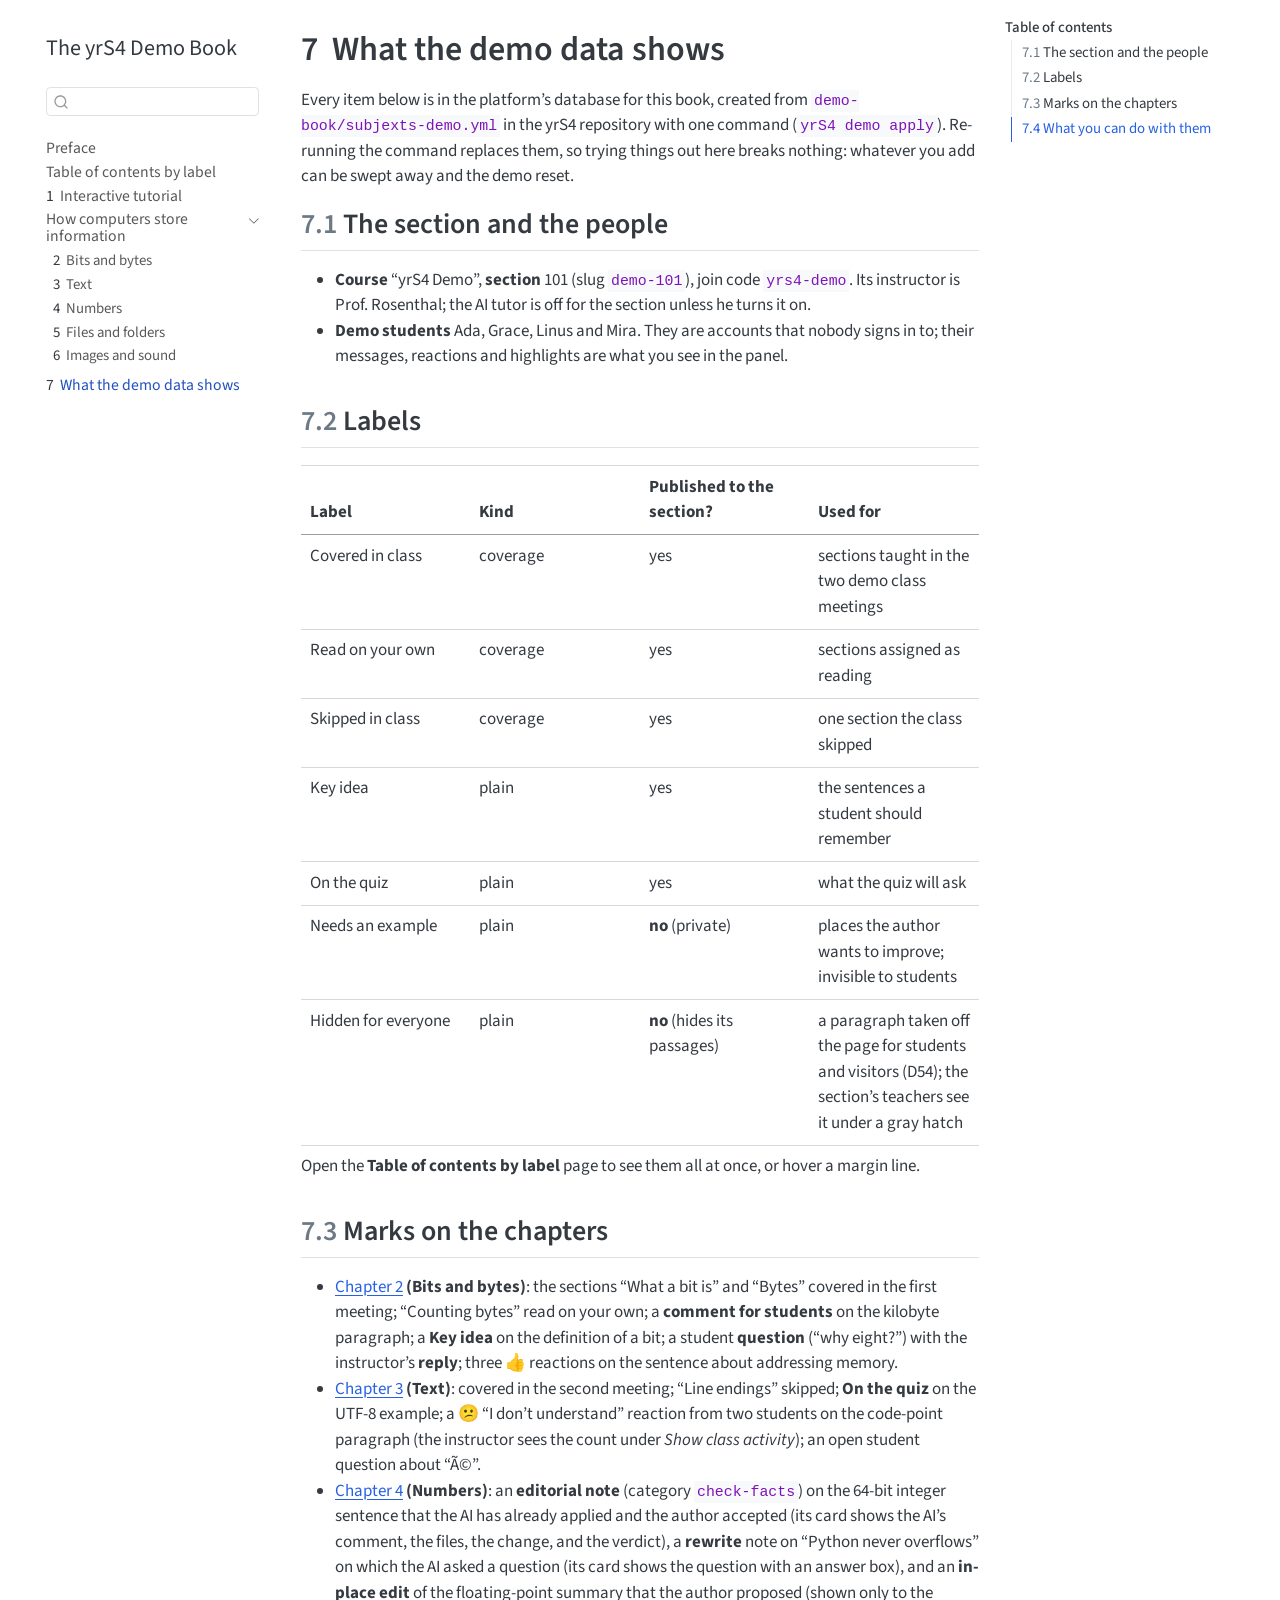
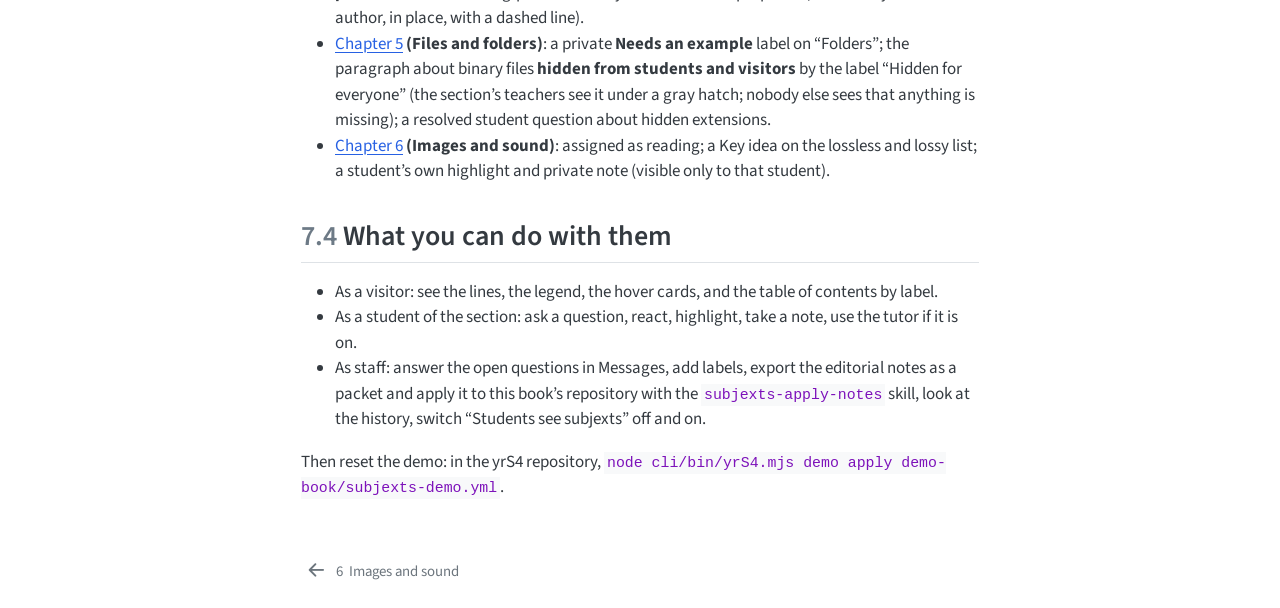
<file: 06-demo-data.html>
<!DOCTYPE html>
<html xmlns="http://www.w3.org/1999/xhtml" lang="en" xml:lang="en"><head>

<meta charset="utf-8">
<meta name="generator" content="quarto-1.7.33">

<meta name="viewport" content="width=device-width, initial-scale=1.0, user-scalable=yes">


<title>7&nbsp; What the demo data shows – The yrS4 Demo Book</title>
<style>
code{white-space: pre-wrap;}
span.smallcaps{font-variant: small-caps;}
div.columns{display: flex; gap: min(4vw, 1.5em);}
div.column{flex: auto; overflow-x: auto;}
div.hanging-indent{margin-left: 1.5em; text-indent: -1.5em;}
ul.task-list{list-style: none;}
ul.task-list li input[type="checkbox"] {
  width: 0.8em;
  margin: 0 0.8em 0.2em -1em; /* quarto-specific, see https://github.com/quarto-dev/quarto-cli/issues/4556 */ 
  vertical-align: middle;
}
</style>


<script src="site_libs/quarto-nav/quarto-nav.js"></script>
<script src="site_libs/quarto-nav/headroom.min.js"></script>
<script src="site_libs/clipboard/clipboard.min.js"></script>
<script src="site_libs/quarto-search/autocomplete.umd.js"></script>
<script src="site_libs/quarto-search/fuse.min.js"></script>
<script src="site_libs/quarto-search/quarto-search.js"></script>
<meta name="quarto:offset" content="./">
<link href="./05-images-and-sound.html" rel="prev">
<script src="site_libs/quarto-html/quarto.js" type="module"></script>
<script src="site_libs/quarto-html/tabsets/tabsets.js" type="module"></script>
<script src="site_libs/quarto-html/popper.min.js"></script>
<script src="site_libs/quarto-html/tippy.umd.min.js"></script>
<script src="site_libs/quarto-html/anchor.min.js"></script>
<link href="site_libs/quarto-html/tippy.css" rel="stylesheet">
<link href="site_libs/quarto-html/quarto-syntax-highlighting-ea385d0e468b0dd5ea5bf0780b1290d9.css" rel="stylesheet" id="quarto-text-highlighting-styles">
<script src="site_libs/bootstrap/bootstrap.min.js"></script>
<link href="site_libs/bootstrap/bootstrap-icons.css" rel="stylesheet">
<link href="site_libs/bootstrap/bootstrap-12250bc6d41324f970c4c53c607dc95b.min.css" rel="stylesheet" append-hash="true" id="quarto-bootstrap" data-mode="light">
<script id="quarto-search-options" type="application/json">{
  "location": "sidebar",
  "copy-button": false,
  "collapse-after": 3,
  "panel-placement": "start",
  "type": "textbox",
  "limit": 50,
  "keyboard-shortcut": [
    "f",
    "/",
    "s"
  ],
  "show-item-context": false,
  "language": {
    "search-no-results-text": "No results",
    "search-matching-documents-text": "matching documents",
    "search-copy-link-title": "Copy link to search",
    "search-hide-matches-text": "Hide additional matches",
    "search-more-match-text": "more match in this document",
    "search-more-matches-text": "more matches in this document",
    "search-clear-button-title": "Clear",
    "search-text-placeholder": "",
    "search-detached-cancel-button-title": "Cancel",
    "search-submit-button-title": "Submit",
    "search-label": "Search"
  }
}</script>


</head>

<body class="nav-sidebar floating quarto-light">

<div id="quarto-search-results"></div>
  <header id="quarto-header" class="headroom fixed-top">
  <nav class="quarto-secondary-nav">
    <div class="container-fluid d-flex">
      <button type="button" class="quarto-btn-toggle btn" data-bs-toggle="collapse" role="button" data-bs-target=".quarto-sidebar-collapse-item" aria-controls="quarto-sidebar" aria-expanded="false" aria-label="Toggle sidebar navigation" onclick="if (window.quartoToggleHeadroom) { window.quartoToggleHeadroom(); }">
        <i class="bi bi-layout-text-sidebar-reverse"></i>
      </button>
        <nav class="quarto-page-breadcrumbs" aria-label="breadcrumb"><ol class="breadcrumb"><li class="breadcrumb-item"><a href="./06-demo-data.html"><span class="chapter-number">7</span>&nbsp; <span class="chapter-title">What the demo data shows</span></a></li></ol></nav>
        <a class="flex-grow-1" role="navigation" data-bs-toggle="collapse" data-bs-target=".quarto-sidebar-collapse-item" aria-controls="quarto-sidebar" aria-expanded="false" aria-label="Toggle sidebar navigation" onclick="if (window.quartoToggleHeadroom) { window.quartoToggleHeadroom(); }">      
        </a>
      <button type="button" class="btn quarto-search-button" aria-label="Search" onclick="window.quartoOpenSearch();">
        <i class="bi bi-search"></i>
      </button>
    </div>
  </nav>
</header>
<!-- content -->
<div id="quarto-content" class="quarto-container page-columns page-rows-contents page-layout-article">
<!-- sidebar -->
  <nav id="quarto-sidebar" class="sidebar collapse collapse-horizontal quarto-sidebar-collapse-item sidebar-navigation floating overflow-auto">
    <div class="pt-lg-2 mt-2 text-left sidebar-header">
    <div class="sidebar-title mb-0 py-0">
      <a href="./">The yrS4 Demo Book</a> 
    </div>
      </div>
        <div class="mt-2 flex-shrink-0 align-items-center">
        <div class="sidebar-search">
        <div id="quarto-search" class="" title="Search"></div>
        </div>
        </div>
    <div class="sidebar-menu-container"> 
    <ul class="list-unstyled mt-1">
        <li class="sidebar-item">
  <div class="sidebar-item-container"> 
  <a href="./index.html" class="sidebar-item-text sidebar-link">
 <span class="menu-text">Preface</span></a>
  </div>
</li>
        <li class="sidebar-item">
  <div class="sidebar-item-container"> 
  <a href="./subjexts-labels-v001.html" class="sidebar-item-text sidebar-link">
 <span class="menu-text">Table of contents by label</span></a>
  </div>
</li>
        <li class="sidebar-item">
  <div class="sidebar-item-container"> 
  <a href="./tutorial.html" class="sidebar-item-text sidebar-link">
 <span class="menu-text"><span class="chapter-number">1</span>&nbsp; <span class="chapter-title">Interactive tutorial</span></span></a>
  </div>
</li>
        <li class="sidebar-item sidebar-item-section">
      <div class="sidebar-item-container"> 
            <a class="sidebar-item-text sidebar-link text-start" data-bs-toggle="collapse" data-bs-target="#quarto-sidebar-section-1" role="navigation" aria-expanded="true">
 <span class="menu-text">How computers store information</span></a>
          <a class="sidebar-item-toggle text-start" data-bs-toggle="collapse" data-bs-target="#quarto-sidebar-section-1" role="navigation" aria-expanded="true" aria-label="Toggle section">
            <i class="bi bi-chevron-right ms-2"></i>
          </a> 
      </div>
      <ul id="quarto-sidebar-section-1" class="collapse list-unstyled sidebar-section depth1 show">  
          <li class="sidebar-item">
  <div class="sidebar-item-container"> 
  <a href="./01-bits-and-bytes.html" class="sidebar-item-text sidebar-link">
 <span class="menu-text"><span class="chapter-number">2</span>&nbsp; <span class="chapter-title">Bits and bytes</span></span></a>
  </div>
</li>
          <li class="sidebar-item">
  <div class="sidebar-item-container"> 
  <a href="./02-text.html" class="sidebar-item-text sidebar-link">
 <span class="menu-text"><span class="chapter-number">3</span>&nbsp; <span class="chapter-title">Text</span></span></a>
  </div>
</li>
          <li class="sidebar-item">
  <div class="sidebar-item-container"> 
  <a href="./03-numbers.html" class="sidebar-item-text sidebar-link">
 <span class="menu-text"><span class="chapter-number">4</span>&nbsp; <span class="chapter-title">Numbers</span></span></a>
  </div>
</li>
          <li class="sidebar-item">
  <div class="sidebar-item-container"> 
  <a href="./04-files.html" class="sidebar-item-text sidebar-link">
 <span class="menu-text"><span class="chapter-number">5</span>&nbsp; <span class="chapter-title">Files and folders</span></span></a>
  </div>
</li>
          <li class="sidebar-item">
  <div class="sidebar-item-container"> 
  <a href="./05-images-and-sound.html" class="sidebar-item-text sidebar-link">
 <span class="menu-text"><span class="chapter-number">6</span>&nbsp; <span class="chapter-title">Images and sound</span></span></a>
  </div>
</li>
      </ul>
  </li>
        <li class="sidebar-item">
  <div class="sidebar-item-container"> 
  <a href="./06-demo-data.html" class="sidebar-item-text sidebar-link active">
 <span class="menu-text"><span class="chapter-number">7</span>&nbsp; <span class="chapter-title">What the demo data shows</span></span></a>
  </div>
</li>
    </ul>
    </div>
</nav>
<div id="quarto-sidebar-glass" class="quarto-sidebar-collapse-item" data-bs-toggle="collapse" data-bs-target=".quarto-sidebar-collapse-item"></div>
<!-- margin-sidebar -->
    <div id="quarto-margin-sidebar" class="sidebar margin-sidebar">
        <nav id="TOC" role="doc-toc" class="toc-active">
    <h2 id="toc-title">Table of contents</h2>
   
  <ul>
  <li><a href="#sec-demo-people" id="toc-sec-demo-people" class="nav-link active" data-scroll-target="#sec-demo-people"><span class="header-section-number">7.1</span> The section and the people</a></li>
  <li><a href="#sec-demo-labels" id="toc-sec-demo-labels" class="nav-link" data-scroll-target="#sec-demo-labels"><span class="header-section-number">7.2</span> Labels</a></li>
  <li><a href="#sec-demo-marks" id="toc-sec-demo-marks" class="nav-link" data-scroll-target="#sec-demo-marks"><span class="header-section-number">7.3</span> Marks on the chapters</a></li>
  <li><a href="#sec-demo-try" id="toc-sec-demo-try" class="nav-link" data-scroll-target="#sec-demo-try"><span class="header-section-number">7.4</span> What you can do with them</a></li>
  </ul>
</nav>
    </div>
<!-- main -->
<main class="content" id="quarto-document-content">

<header id="title-block-header" class="quarto-title-block default">
<div class="quarto-title">
<h1 class="title"><span id="sec-demo-data" class="quarto-section-identifier"><span class="chapter-number">7</span>&nbsp; <span class="chapter-title">What the demo data shows</span></span></h1>
</div>



<div class="quarto-title-meta">

    
  
    
  </div>
  


</header>


<p>Every item below is in the platform’s database for this book, created from <code>demo-book/subjexts-demo.yml</code> in the yrS4 repository with one command (<code>yrS4 demo apply</code>). Re-running the command replaces them, so trying things out here breaks nothing: whatever you add can be swept away and the demo reset.</p>
<section id="sec-demo-people" class="level2" data-number="7.1">
<h2 data-number="7.1" class="anchored" data-anchor-id="sec-demo-people"><span class="header-section-number">7.1</span> The section and the people</h2>
<ul>
<li><strong>Course</strong> “yrS4 Demo”, <strong>section</strong> 101 (slug <code>demo-101</code>), join code <code>yrs4-demo</code>. Its instructor is Prof. Rosenthal; the AI tutor is off for the section unless he turns it on.</li>
<li><strong>Demo students</strong> Ada, Grace, Linus and Mira. They are accounts that nobody signs in to; their messages, reactions and highlights are what you see in the panel.</li>
</ul>
</section>
<section id="sec-demo-labels" class="level2" data-number="7.2">
<h2 data-number="7.2" class="anchored" data-anchor-id="sec-demo-labels"><span class="header-section-number">7.2</span> Labels</h2>
<table class="caption-top table">
<colgroup>
<col style="width: 25%">
<col style="width: 25%">
<col style="width: 25%">
<col style="width: 25%">
</colgroup>
<thead>
<tr class="header">
<th>Label</th>
<th>Kind</th>
<th>Published to the section?</th>
<th>Used for</th>
</tr>
</thead>
<tbody>
<tr class="odd">
<td>Covered in class</td>
<td>coverage</td>
<td>yes</td>
<td>sections taught in the two demo class meetings</td>
</tr>
<tr class="even">
<td>Read on your own</td>
<td>coverage</td>
<td>yes</td>
<td>sections assigned as reading</td>
</tr>
<tr class="odd">
<td>Skipped in class</td>
<td>coverage</td>
<td>yes</td>
<td>one section the class skipped</td>
</tr>
<tr class="even">
<td>Key idea</td>
<td>plain</td>
<td>yes</td>
<td>the sentences a student should remember</td>
</tr>
<tr class="odd">
<td>On the quiz</td>
<td>plain</td>
<td>yes</td>
<td>what the quiz will ask</td>
</tr>
<tr class="even">
<td>Needs an example</td>
<td>plain</td>
<td><strong>no</strong> (private)</td>
<td>places the author wants to improve; invisible to students</td>
</tr>
<tr class="odd">
<td>Hidden for everyone</td>
<td>plain</td>
<td><strong>no</strong> (hides its passages)</td>
<td>a paragraph taken off the page for students and visitors (D54); the section’s teachers see it under a gray hatch</td>
</tr>
</tbody>
</table>
<p>Open the <strong>Table of contents by label</strong> page to see them all at once, or hover a margin line.</p>
</section>
<section id="sec-demo-marks" class="level2" data-number="7.3">
<h2 data-number="7.3" class="anchored" data-anchor-id="sec-demo-marks"><span class="header-section-number">7.3</span> Marks on the chapters</h2>
<ul>
<li><strong><a href="01-bits-and-bytes.html" class="quarto-xref"><span>Chapter 2</span></a> (Bits and bytes)</strong>: the sections “What a bit is” and “Bytes” covered in the first meeting; “Counting bytes” read on your own; a <strong>comment for students</strong> on the kilobyte paragraph; a <strong>Key idea</strong> on the definition of a bit; a student <strong>question</strong> (“why eight?”) with the instructor’s <strong>reply</strong>; three 👍 reactions on the sentence about addressing memory.</li>
<li><strong><a href="02-text.html" class="quarto-xref"><span>Chapter 3</span></a> (Text)</strong>: covered in the second meeting; “Line endings” skipped; <strong>On the quiz</strong> on the UTF-8 example; a 😕 “I don’t understand” reaction from two students on the code-point paragraph (the instructor sees the count under <em>Show class activity</em>); an open student question about “Ã©”.</li>
<li><strong><a href="03-numbers.html" class="quarto-xref"><span>Chapter 4</span></a> (Numbers)</strong>: an <strong>editorial note</strong> (category <code>check-facts</code>) on the 64-bit integer sentence that the AI has already applied and the author accepted (its card shows the AI’s comment, the files, the change, and the verdict), a <strong>rewrite</strong> note on “Python never overflows” on which the AI asked a question (its card shows the question with an answer box), and an <strong>in-place edit</strong> of the floating-point summary that the author proposed (shown only to the author, in place, with a dashed line).</li>
<li><strong><a href="04-files.html" class="quarto-xref"><span>Chapter 5</span></a> (Files and folders)</strong>: a private <strong>Needs an example</strong> label on “Folders”; the paragraph about binary files <strong>hidden from students and visitors</strong> by the label “Hidden for everyone” (the section’s teachers see it under a gray hatch; nobody else sees that anything is missing); a resolved student question about hidden extensions.</li>
<li><strong><a href="05-images-and-sound.html" class="quarto-xref"><span>Chapter 6</span></a> (Images and sound)</strong>: assigned as reading; a Key idea on the lossless and lossy list; a student’s own highlight and private note (visible only to that student).</li>
</ul>
</section>
<section id="sec-demo-try" class="level2" data-number="7.4">
<h2 data-number="7.4" class="anchored" data-anchor-id="sec-demo-try"><span class="header-section-number">7.4</span> What you can do with them</h2>
<ul>
<li>As a visitor: see the lines, the legend, the hover cards, and the table of contents by label.</li>
<li>As a student of the section: ask a question, react, highlight, take a note, use the tutor if it is on.</li>
<li>As staff: answer the open questions in Messages, add labels, export the editorial notes as a packet and apply it to this book’s repository with the <code>subjexts-apply-notes</code> skill, look at the history, switch “Students see subjexts” off and on.</li>
</ul>
<p>Then reset the demo: in the yrS4 repository, <code>node cli/bin/yrS4.mjs demo apply demo-book/subjexts-demo.yml</code>.</p>


</section>

</main> <!-- /main -->
<script id="quarto-html-after-body" type="application/javascript">
  window.document.addEventListener("DOMContentLoaded", function (event) {
    const icon = "";
    const anchorJS = new window.AnchorJS();
    anchorJS.options = {
      placement: 'right',
      icon: icon
    };
    anchorJS.add('.anchored');
    const isCodeAnnotation = (el) => {
      for (const clz of el.classList) {
        if (clz.startsWith('code-annotation-')) {                     
          return true;
        }
      }
      return false;
    }
    const onCopySuccess = function(e) {
      // button target
      const button = e.trigger;
      // don't keep focus
      button.blur();
      // flash "checked"
      button.classList.add('code-copy-button-checked');
      var currentTitle = button.getAttribute("title");
      button.setAttribute("title", "Copied!");
      let tooltip;
      if (window.bootstrap) {
        button.setAttribute("data-bs-toggle", "tooltip");
        button.setAttribute("data-bs-placement", "left");
        button.setAttribute("data-bs-title", "Copied!");
        tooltip = new bootstrap.Tooltip(button, 
          { trigger: "manual", 
            customClass: "code-copy-button-tooltip",
            offset: [0, -8]});
        tooltip.show();    
      }
      setTimeout(function() {
        if (tooltip) {
          tooltip.hide();
          button.removeAttribute("data-bs-title");
          button.removeAttribute("data-bs-toggle");
          button.removeAttribute("data-bs-placement");
        }
        button.setAttribute("title", currentTitle);
        button.classList.remove('code-copy-button-checked');
      }, 1000);
      // clear code selection
      e.clearSelection();
    }
    const getTextToCopy = function(trigger) {
        const codeEl = trigger.previousElementSibling.cloneNode(true);
        for (const childEl of codeEl.children) {
          if (isCodeAnnotation(childEl)) {
            childEl.remove();
          }
        }
        return codeEl.innerText;
    }
    const clipboard = new window.ClipboardJS('.code-copy-button:not([data-in-quarto-modal])', {
      text: getTextToCopy
    });
    clipboard.on('success', onCopySuccess);
    if (window.document.getElementById('quarto-embedded-source-code-modal')) {
      const clipboardModal = new window.ClipboardJS('.code-copy-button[data-in-quarto-modal]', {
        text: getTextToCopy,
        container: window.document.getElementById('quarto-embedded-source-code-modal')
      });
      clipboardModal.on('success', onCopySuccess);
    }
      var localhostRegex = new RegExp(/^(?:http|https):\/\/localhost\:?[0-9]*\//);
      var mailtoRegex = new RegExp(/^mailto:/);
        var filterRegex = new RegExp('/' + window.location.host + '/');
      var isInternal = (href) => {
          return filterRegex.test(href) || localhostRegex.test(href) || mailtoRegex.test(href);
      }
      // Inspect non-navigation links and adorn them if external
     var links = window.document.querySelectorAll('a[href]:not(.nav-link):not(.navbar-brand):not(.toc-action):not(.sidebar-link):not(.sidebar-item-toggle):not(.pagination-link):not(.no-external):not([aria-hidden]):not(.dropdown-item):not(.quarto-navigation-tool):not(.about-link)');
      for (var i=0; i<links.length; i++) {
        const link = links[i];
        if (!isInternal(link.href)) {
          // undo the damage that might have been done by quarto-nav.js in the case of
          // links that we want to consider external
          if (link.dataset.originalHref !== undefined) {
            link.href = link.dataset.originalHref;
          }
        }
      }
    function tippyHover(el, contentFn, onTriggerFn, onUntriggerFn) {
      const config = {
        allowHTML: true,
        maxWidth: 500,
        delay: 100,
        arrow: false,
        appendTo: function(el) {
            return el.parentElement;
        },
        interactive: true,
        interactiveBorder: 10,
        theme: 'quarto',
        placement: 'bottom-start',
      };
      if (contentFn) {
        config.content = contentFn;
      }
      if (onTriggerFn) {
        config.onTrigger = onTriggerFn;
      }
      if (onUntriggerFn) {
        config.onUntrigger = onUntriggerFn;
      }
      window.tippy(el, config); 
    }
    const noterefs = window.document.querySelectorAll('a[role="doc-noteref"]');
    for (var i=0; i<noterefs.length; i++) {
      const ref = noterefs[i];
      tippyHover(ref, function() {
        // use id or data attribute instead here
        let href = ref.getAttribute('data-footnote-href') || ref.getAttribute('href');
        try { href = new URL(href).hash; } catch {}
        const id = href.replace(/^#\/?/, "");
        const note = window.document.getElementById(id);
        if (note) {
          return note.innerHTML;
        } else {
          return "";
        }
      });
    }
    const xrefs = window.document.querySelectorAll('a.quarto-xref');
    const processXRef = (id, note) => {
      // Strip column container classes
      const stripColumnClz = (el) => {
        el.classList.remove("page-full", "page-columns");
        if (el.children) {
          for (const child of el.children) {
            stripColumnClz(child);
          }
        }
      }
      stripColumnClz(note)
      if (id === null || id.startsWith('sec-')) {
        // Special case sections, only their first couple elements
        const container = document.createElement("div");
        if (note.children && note.children.length > 2) {
          container.appendChild(note.children[0].cloneNode(true));
          for (let i = 1; i < note.children.length; i++) {
            const child = note.children[i];
            if (child.tagName === "P" && child.innerText === "") {
              continue;
            } else {
              container.appendChild(child.cloneNode(true));
              break;
            }
          }
          if (window.Quarto?.typesetMath) {
            window.Quarto.typesetMath(container);
          }
          return container.innerHTML
        } else {
          if (window.Quarto?.typesetMath) {
            window.Quarto.typesetMath(note);
          }
          return note.innerHTML;
        }
      } else {
        // Remove any anchor links if they are present
        const anchorLink = note.querySelector('a.anchorjs-link');
        if (anchorLink) {
          anchorLink.remove();
        }
        if (window.Quarto?.typesetMath) {
          window.Quarto.typesetMath(note);
        }
        if (note.classList.contains("callout")) {
          return note.outerHTML;
        } else {
          return note.innerHTML;
        }
      }
    }
    for (var i=0; i<xrefs.length; i++) {
      const xref = xrefs[i];
      tippyHover(xref, undefined, function(instance) {
        instance.disable();
        let url = xref.getAttribute('href');
        let hash = undefined; 
        if (url.startsWith('#')) {
          hash = url;
        } else {
          try { hash = new URL(url).hash; } catch {}
        }
        if (hash) {
          const id = hash.replace(/^#\/?/, "");
          const note = window.document.getElementById(id);
          if (note !== null) {
            try {
              const html = processXRef(id, note.cloneNode(true));
              instance.setContent(html);
            } finally {
              instance.enable();
              instance.show();
            }
          } else {
            // See if we can fetch this
            fetch(url.split('#')[0])
            .then(res => res.text())
            .then(html => {
              const parser = new DOMParser();
              const htmlDoc = parser.parseFromString(html, "text/html");
              const note = htmlDoc.getElementById(id);
              if (note !== null) {
                const html = processXRef(id, note);
                instance.setContent(html);
              } 
            }).finally(() => {
              instance.enable();
              instance.show();
            });
          }
        } else {
          // See if we can fetch a full url (with no hash to target)
          // This is a special case and we should probably do some content thinning / targeting
          fetch(url)
          .then(res => res.text())
          .then(html => {
            const parser = new DOMParser();
            const htmlDoc = parser.parseFromString(html, "text/html");
            const note = htmlDoc.querySelector('main.content');
            if (note !== null) {
              // This should only happen for chapter cross references
              // (since there is no id in the URL)
              // remove the first header
              if (note.children.length > 0 && note.children[0].tagName === "HEADER") {
                note.children[0].remove();
              }
              const html = processXRef(null, note);
              instance.setContent(html);
            } 
          }).finally(() => {
            instance.enable();
            instance.show();
          });
        }
      }, function(instance) {
      });
    }
        let selectedAnnoteEl;
        const selectorForAnnotation = ( cell, annotation) => {
          let cellAttr = 'data-code-cell="' + cell + '"';
          let lineAttr = 'data-code-annotation="' +  annotation + '"';
          const selector = 'span[' + cellAttr + '][' + lineAttr + ']';
          return selector;
        }
        const selectCodeLines = (annoteEl) => {
          const doc = window.document;
          const targetCell = annoteEl.getAttribute("data-target-cell");
          const targetAnnotation = annoteEl.getAttribute("data-target-annotation");
          const annoteSpan = window.document.querySelector(selectorForAnnotation(targetCell, targetAnnotation));
          const lines = annoteSpan.getAttribute("data-code-lines").split(",");
          const lineIds = lines.map((line) => {
            return targetCell + "-" + line;
          })
          let top = null;
          let height = null;
          let parent = null;
          if (lineIds.length > 0) {
              //compute the position of the single el (top and bottom and make a div)
              const el = window.document.getElementById(lineIds[0]);
              top = el.offsetTop;
              height = el.offsetHeight;
              parent = el.parentElement.parentElement;
            if (lineIds.length > 1) {
              const lastEl = window.document.getElementById(lineIds[lineIds.length - 1]);
              const bottom = lastEl.offsetTop + lastEl.offsetHeight;
              height = bottom - top;
            }
            if (top !== null && height !== null && parent !== null) {
              // cook up a div (if necessary) and position it 
              let div = window.document.getElementById("code-annotation-line-highlight");
              if (div === null) {
                div = window.document.createElement("div");
                div.setAttribute("id", "code-annotation-line-highlight");
                div.style.position = 'absolute';
                parent.appendChild(div);
              }
              div.style.top = top - 2 + "px";
              div.style.height = height + 4 + "px";
              div.style.left = 0;
              let gutterDiv = window.document.getElementById("code-annotation-line-highlight-gutter");
              if (gutterDiv === null) {
                gutterDiv = window.document.createElement("div");
                gutterDiv.setAttribute("id", "code-annotation-line-highlight-gutter");
                gutterDiv.style.position = 'absolute';
                const codeCell = window.document.getElementById(targetCell);
                const gutter = codeCell.querySelector('.code-annotation-gutter');
                gutter.appendChild(gutterDiv);
              }
              gutterDiv.style.top = top - 2 + "px";
              gutterDiv.style.height = height + 4 + "px";
            }
            selectedAnnoteEl = annoteEl;
          }
        };
        const unselectCodeLines = () => {
          const elementsIds = ["code-annotation-line-highlight", "code-annotation-line-highlight-gutter"];
          elementsIds.forEach((elId) => {
            const div = window.document.getElementById(elId);
            if (div) {
              div.remove();
            }
          });
          selectedAnnoteEl = undefined;
        };
          // Handle positioning of the toggle
      window.addEventListener(
        "resize",
        throttle(() => {
          elRect = undefined;
          if (selectedAnnoteEl) {
            selectCodeLines(selectedAnnoteEl);
          }
        }, 10)
      );
      function throttle(fn, ms) {
      let throttle = false;
      let timer;
        return (...args) => {
          if(!throttle) { // first call gets through
              fn.apply(this, args);
              throttle = true;
          } else { // all the others get throttled
              if(timer) clearTimeout(timer); // cancel #2
              timer = setTimeout(() => {
                fn.apply(this, args);
                timer = throttle = false;
              }, ms);
          }
        };
      }
        // Attach click handler to the DT
        const annoteDls = window.document.querySelectorAll('dt[data-target-cell]');
        for (const annoteDlNode of annoteDls) {
          annoteDlNode.addEventListener('click', (event) => {
            const clickedEl = event.target;
            if (clickedEl !== selectedAnnoteEl) {
              unselectCodeLines();
              const activeEl = window.document.querySelector('dt[data-target-cell].code-annotation-active');
              if (activeEl) {
                activeEl.classList.remove('code-annotation-active');
              }
              selectCodeLines(clickedEl);
              clickedEl.classList.add('code-annotation-active');
            } else {
              // Unselect the line
              unselectCodeLines();
              clickedEl.classList.remove('code-annotation-active');
            }
          });
        }
    const findCites = (el) => {
      const parentEl = el.parentElement;
      if (parentEl) {
        const cites = parentEl.dataset.cites;
        if (cites) {
          return {
            el,
            cites: cites.split(' ')
          };
        } else {
          return findCites(el.parentElement)
        }
      } else {
        return undefined;
      }
    };
    var bibliorefs = window.document.querySelectorAll('a[role="doc-biblioref"]');
    for (var i=0; i<bibliorefs.length; i++) {
      const ref = bibliorefs[i];
      const citeInfo = findCites(ref);
      if (citeInfo) {
        tippyHover(citeInfo.el, function() {
          var popup = window.document.createElement('div');
          citeInfo.cites.forEach(function(cite) {
            var citeDiv = window.document.createElement('div');
            citeDiv.classList.add('hanging-indent');
            citeDiv.classList.add('csl-entry');
            var biblioDiv = window.document.getElementById('ref-' + cite);
            if (biblioDiv) {
              citeDiv.innerHTML = biblioDiv.innerHTML;
            }
            popup.appendChild(citeDiv);
          });
          return popup.innerHTML;
        });
      }
    }
  });
  </script>
<nav class="page-navigation">
  <div class="nav-page nav-page-previous">
      <a href="./05-images-and-sound.html" class="pagination-link" aria-label="Images and sound">
        <i class="bi bi-arrow-left-short"></i> <span class="nav-page-text"><span class="chapter-number">6</span>&nbsp; <span class="chapter-title">Images and sound</span></span>
      </a>          
  </div>
  <div class="nav-page nav-page-next">
  </div>
</nav>
</div> <!-- /content -->
<!-- subjexts-v001.html: the subjexts teaching overlay (yrS4). One line; remove it to revert the book completely.
     The script holds no key, fails silently, and does nothing if the package is disabled on the platform. -->
<script src="https://subjexts.github.io/overlay/v1/yrS4.js" data-package="y-rosenthal/yrs4-demo" defer=""></script>
<!-- yrS4-tutorial.html: the interactive tutorial of subjexts, this book's own feature (docs/PLANNING-v001.qmd).
     It drives the subjexts page script (window.__yrS4) from outside; it changes nothing in the platform. -->
<link rel="stylesheet" href="yrS4-tutorial.css">
<script src="yrS4-tutorial.js" defer=""></script>




</body></html>
</file>
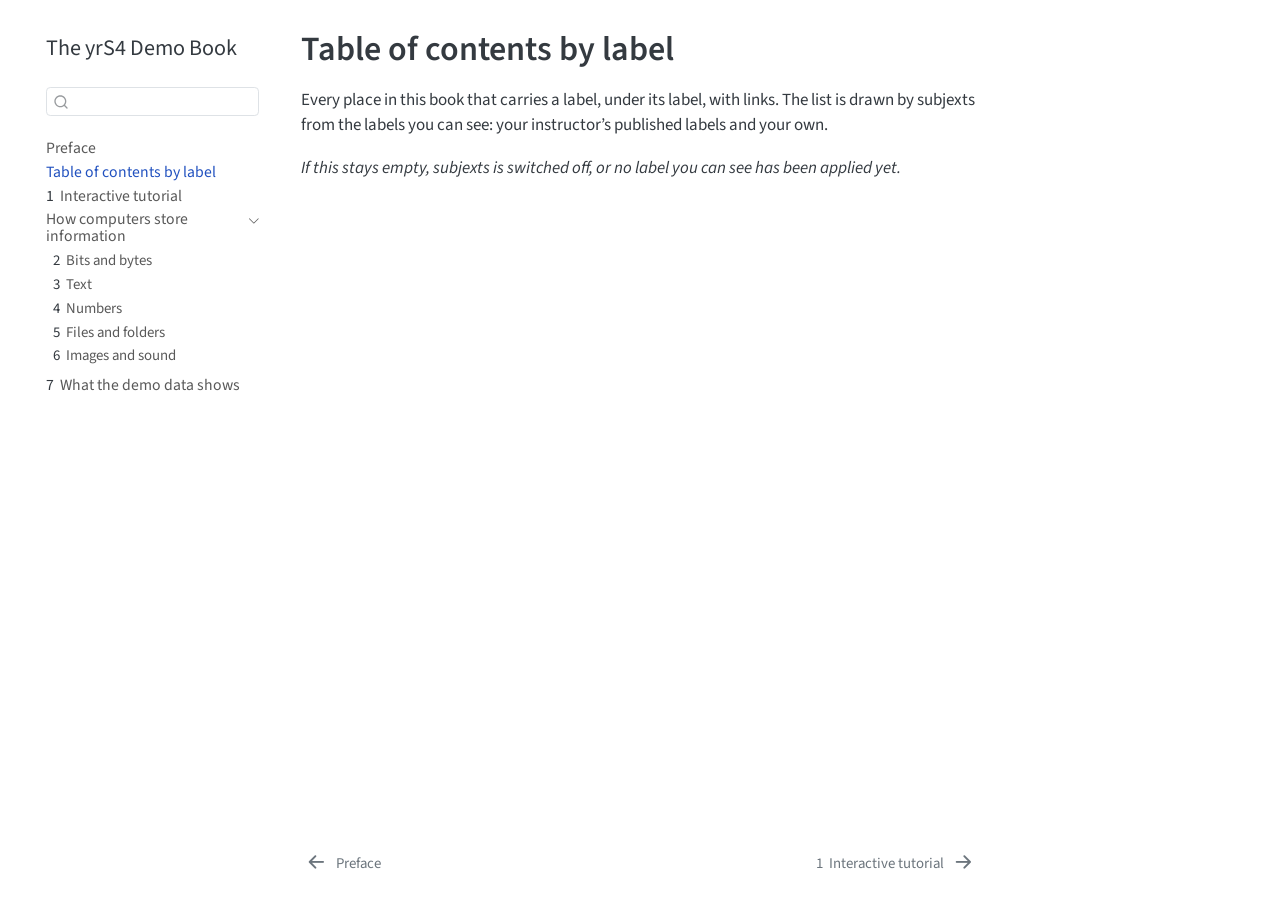
<file: subjexts-labels-v001.html>
<!DOCTYPE html>
<html xmlns="http://www.w3.org/1999/xhtml" lang="en" xml:lang="en"><head>

<meta charset="utf-8">
<meta name="generator" content="quarto-1.7.33">

<meta name="viewport" content="width=device-width, initial-scale=1.0, user-scalable=yes">


<title>Table of contents by label – The yrS4 Demo Book</title>
<style>
code{white-space: pre-wrap;}
span.smallcaps{font-variant: small-caps;}
div.columns{display: flex; gap: min(4vw, 1.5em);}
div.column{flex: auto; overflow-x: auto;}
div.hanging-indent{margin-left: 1.5em; text-indent: -1.5em;}
ul.task-list{list-style: none;}
ul.task-list li input[type="checkbox"] {
  width: 0.8em;
  margin: 0 0.8em 0.2em -1em; /* quarto-specific, see https://github.com/quarto-dev/quarto-cli/issues/4556 */ 
  vertical-align: middle;
}
</style>


<script src="site_libs/quarto-nav/quarto-nav.js"></script>
<script src="site_libs/quarto-nav/headroom.min.js"></script>
<script src="site_libs/clipboard/clipboard.min.js"></script>
<script src="site_libs/quarto-search/autocomplete.umd.js"></script>
<script src="site_libs/quarto-search/fuse.min.js"></script>
<script src="site_libs/quarto-search/quarto-search.js"></script>
<meta name="quarto:offset" content="./">
<link href="./tutorial.html" rel="next">
<link href="./index.html" rel="prev">
<script src="site_libs/quarto-html/quarto.js" type="module"></script>
<script src="site_libs/quarto-html/tabsets/tabsets.js" type="module"></script>
<script src="site_libs/quarto-html/popper.min.js"></script>
<script src="site_libs/quarto-html/tippy.umd.min.js"></script>
<script src="site_libs/quarto-html/anchor.min.js"></script>
<link href="site_libs/quarto-html/tippy.css" rel="stylesheet">
<link href="site_libs/quarto-html/quarto-syntax-highlighting-ea385d0e468b0dd5ea5bf0780b1290d9.css" rel="stylesheet" id="quarto-text-highlighting-styles">
<script src="site_libs/bootstrap/bootstrap.min.js"></script>
<link href="site_libs/bootstrap/bootstrap-icons.css" rel="stylesheet">
<link href="site_libs/bootstrap/bootstrap-12250bc6d41324f970c4c53c607dc95b.min.css" rel="stylesheet" append-hash="true" id="quarto-bootstrap" data-mode="light">
<script id="quarto-search-options" type="application/json">{
  "location": "sidebar",
  "copy-button": false,
  "collapse-after": 3,
  "panel-placement": "start",
  "type": "textbox",
  "limit": 50,
  "keyboard-shortcut": [
    "f",
    "/",
    "s"
  ],
  "show-item-context": false,
  "language": {
    "search-no-results-text": "No results",
    "search-matching-documents-text": "matching documents",
    "search-copy-link-title": "Copy link to search",
    "search-hide-matches-text": "Hide additional matches",
    "search-more-match-text": "more match in this document",
    "search-more-matches-text": "more matches in this document",
    "search-clear-button-title": "Clear",
    "search-text-placeholder": "",
    "search-detached-cancel-button-title": "Cancel",
    "search-submit-button-title": "Submit",
    "search-label": "Search"
  }
}</script>


</head>

<body class="nav-sidebar floating quarto-light">

<div id="quarto-search-results"></div>
  <header id="quarto-header" class="headroom fixed-top">
  <nav class="quarto-secondary-nav">
    <div class="container-fluid d-flex">
      <button type="button" class="quarto-btn-toggle btn" data-bs-toggle="collapse" role="button" data-bs-target=".quarto-sidebar-collapse-item" aria-controls="quarto-sidebar" aria-expanded="false" aria-label="Toggle sidebar navigation" onclick="if (window.quartoToggleHeadroom) { window.quartoToggleHeadroom(); }">
        <i class="bi bi-layout-text-sidebar-reverse"></i>
      </button>
        <nav class="quarto-page-breadcrumbs" aria-label="breadcrumb"><ol class="breadcrumb"><li class="breadcrumb-item"><a href="./subjexts-labels-v001.html">Table of contents by label</a></li></ol></nav>
        <a class="flex-grow-1" role="navigation" data-bs-toggle="collapse" data-bs-target=".quarto-sidebar-collapse-item" aria-controls="quarto-sidebar" aria-expanded="false" aria-label="Toggle sidebar navigation" onclick="if (window.quartoToggleHeadroom) { window.quartoToggleHeadroom(); }">      
        </a>
      <button type="button" class="btn quarto-search-button" aria-label="Search" onclick="window.quartoOpenSearch();">
        <i class="bi bi-search"></i>
      </button>
    </div>
  </nav>
</header>
<!-- content -->
<div id="quarto-content" class="quarto-container page-columns page-rows-contents page-layout-article">
<!-- sidebar -->
  <nav id="quarto-sidebar" class="sidebar collapse collapse-horizontal quarto-sidebar-collapse-item sidebar-navigation floating overflow-auto">
    <div class="pt-lg-2 mt-2 text-left sidebar-header">
    <div class="sidebar-title mb-0 py-0">
      <a href="./">The yrS4 Demo Book</a> 
    </div>
      </div>
        <div class="mt-2 flex-shrink-0 align-items-center">
        <div class="sidebar-search">
        <div id="quarto-search" class="" title="Search"></div>
        </div>
        </div>
    <div class="sidebar-menu-container"> 
    <ul class="list-unstyled mt-1">
        <li class="sidebar-item">
  <div class="sidebar-item-container"> 
  <a href="./index.html" class="sidebar-item-text sidebar-link">
 <span class="menu-text">Preface</span></a>
  </div>
</li>
        <li class="sidebar-item">
  <div class="sidebar-item-container"> 
  <a href="./subjexts-labels-v001.html" class="sidebar-item-text sidebar-link active">
 <span class="menu-text">Table of contents by label</span></a>
  </div>
</li>
        <li class="sidebar-item">
  <div class="sidebar-item-container"> 
  <a href="./tutorial.html" class="sidebar-item-text sidebar-link">
 <span class="menu-text"><span class="chapter-number">1</span>&nbsp; <span class="chapter-title">Interactive tutorial</span></span></a>
  </div>
</li>
        <li class="sidebar-item sidebar-item-section">
      <div class="sidebar-item-container"> 
            <a class="sidebar-item-text sidebar-link text-start" data-bs-toggle="collapse" data-bs-target="#quarto-sidebar-section-1" role="navigation" aria-expanded="true">
 <span class="menu-text">How computers store information</span></a>
          <a class="sidebar-item-toggle text-start" data-bs-toggle="collapse" data-bs-target="#quarto-sidebar-section-1" role="navigation" aria-expanded="true" aria-label="Toggle section">
            <i class="bi bi-chevron-right ms-2"></i>
          </a> 
      </div>
      <ul id="quarto-sidebar-section-1" class="collapse list-unstyled sidebar-section depth1 show">  
          <li class="sidebar-item">
  <div class="sidebar-item-container"> 
  <a href="./01-bits-and-bytes.html" class="sidebar-item-text sidebar-link">
 <span class="menu-text"><span class="chapter-number">2</span>&nbsp; <span class="chapter-title">Bits and bytes</span></span></a>
  </div>
</li>
          <li class="sidebar-item">
  <div class="sidebar-item-container"> 
  <a href="./02-text.html" class="sidebar-item-text sidebar-link">
 <span class="menu-text"><span class="chapter-number">3</span>&nbsp; <span class="chapter-title">Text</span></span></a>
  </div>
</li>
          <li class="sidebar-item">
  <div class="sidebar-item-container"> 
  <a href="./03-numbers.html" class="sidebar-item-text sidebar-link">
 <span class="menu-text"><span class="chapter-number">4</span>&nbsp; <span class="chapter-title">Numbers</span></span></a>
  </div>
</li>
          <li class="sidebar-item">
  <div class="sidebar-item-container"> 
  <a href="./04-files.html" class="sidebar-item-text sidebar-link">
 <span class="menu-text"><span class="chapter-number">5</span>&nbsp; <span class="chapter-title">Files and folders</span></span></a>
  </div>
</li>
          <li class="sidebar-item">
  <div class="sidebar-item-container"> 
  <a href="./05-images-and-sound.html" class="sidebar-item-text sidebar-link">
 <span class="menu-text"><span class="chapter-number">6</span>&nbsp; <span class="chapter-title">Images and sound</span></span></a>
  </div>
</li>
      </ul>
  </li>
        <li class="sidebar-item">
  <div class="sidebar-item-container"> 
  <a href="./06-demo-data.html" class="sidebar-item-text sidebar-link">
 <span class="menu-text"><span class="chapter-number">7</span>&nbsp; <span class="chapter-title">What the demo data shows</span></span></a>
  </div>
</li>
    </ul>
    </div>
</nav>
<div id="quarto-sidebar-glass" class="quarto-sidebar-collapse-item" data-bs-toggle="collapse" data-bs-target=".quarto-sidebar-collapse-item"></div>
<!-- margin-sidebar -->
    <div id="quarto-margin-sidebar" class="sidebar margin-sidebar zindex-bottom">
        
    </div>
<!-- main -->
<main class="content" id="quarto-document-content">

<header id="title-block-header" class="quarto-title-block default">
<div class="quarto-title">
<h1 class="title">Table of contents by label</h1>
</div>



<div class="quarto-title-meta">

    
  
    
  </div>
  


</header>


<p>Every place in this book that carries a label, under its label, with links. The list is drawn by subjexts from the labels you can see: your instructor’s published labels and your own.</p>
<div id="yrS4-toc" data-yrs4-toc="">
<p><em>If this stays empty, subjexts is switched off, or no label you can see has been applied yet.</em></p>
</div>



</main> <!-- /main -->
<script id="quarto-html-after-body" type="application/javascript">
  window.document.addEventListener("DOMContentLoaded", function (event) {
    const icon = "";
    const anchorJS = new window.AnchorJS();
    anchorJS.options = {
      placement: 'right',
      icon: icon
    };
    anchorJS.add('.anchored');
    const isCodeAnnotation = (el) => {
      for (const clz of el.classList) {
        if (clz.startsWith('code-annotation-')) {                     
          return true;
        }
      }
      return false;
    }
    const onCopySuccess = function(e) {
      // button target
      const button = e.trigger;
      // don't keep focus
      button.blur();
      // flash "checked"
      button.classList.add('code-copy-button-checked');
      var currentTitle = button.getAttribute("title");
      button.setAttribute("title", "Copied!");
      let tooltip;
      if (window.bootstrap) {
        button.setAttribute("data-bs-toggle", "tooltip");
        button.setAttribute("data-bs-placement", "left");
        button.setAttribute("data-bs-title", "Copied!");
        tooltip = new bootstrap.Tooltip(button, 
          { trigger: "manual", 
            customClass: "code-copy-button-tooltip",
            offset: [0, -8]});
        tooltip.show();    
      }
      setTimeout(function() {
        if (tooltip) {
          tooltip.hide();
          button.removeAttribute("data-bs-title");
          button.removeAttribute("data-bs-toggle");
          button.removeAttribute("data-bs-placement");
        }
        button.setAttribute("title", currentTitle);
        button.classList.remove('code-copy-button-checked');
      }, 1000);
      // clear code selection
      e.clearSelection();
    }
    const getTextToCopy = function(trigger) {
        const codeEl = trigger.previousElementSibling.cloneNode(true);
        for (const childEl of codeEl.children) {
          if (isCodeAnnotation(childEl)) {
            childEl.remove();
          }
        }
        return codeEl.innerText;
    }
    const clipboard = new window.ClipboardJS('.code-copy-button:not([data-in-quarto-modal])', {
      text: getTextToCopy
    });
    clipboard.on('success', onCopySuccess);
    if (window.document.getElementById('quarto-embedded-source-code-modal')) {
      const clipboardModal = new window.ClipboardJS('.code-copy-button[data-in-quarto-modal]', {
        text: getTextToCopy,
        container: window.document.getElementById('quarto-embedded-source-code-modal')
      });
      clipboardModal.on('success', onCopySuccess);
    }
      var localhostRegex = new RegExp(/^(?:http|https):\/\/localhost\:?[0-9]*\//);
      var mailtoRegex = new RegExp(/^mailto:/);
        var filterRegex = new RegExp('/' + window.location.host + '/');
      var isInternal = (href) => {
          return filterRegex.test(href) || localhostRegex.test(href) || mailtoRegex.test(href);
      }
      // Inspect non-navigation links and adorn them if external
     var links = window.document.querySelectorAll('a[href]:not(.nav-link):not(.navbar-brand):not(.toc-action):not(.sidebar-link):not(.sidebar-item-toggle):not(.pagination-link):not(.no-external):not([aria-hidden]):not(.dropdown-item):not(.quarto-navigation-tool):not(.about-link)');
      for (var i=0; i<links.length; i++) {
        const link = links[i];
        if (!isInternal(link.href)) {
          // undo the damage that might have been done by quarto-nav.js in the case of
          // links that we want to consider external
          if (link.dataset.originalHref !== undefined) {
            link.href = link.dataset.originalHref;
          }
        }
      }
    function tippyHover(el, contentFn, onTriggerFn, onUntriggerFn) {
      const config = {
        allowHTML: true,
        maxWidth: 500,
        delay: 100,
        arrow: false,
        appendTo: function(el) {
            return el.parentElement;
        },
        interactive: true,
        interactiveBorder: 10,
        theme: 'quarto',
        placement: 'bottom-start',
      };
      if (contentFn) {
        config.content = contentFn;
      }
      if (onTriggerFn) {
        config.onTrigger = onTriggerFn;
      }
      if (onUntriggerFn) {
        config.onUntrigger = onUntriggerFn;
      }
      window.tippy(el, config); 
    }
    const noterefs = window.document.querySelectorAll('a[role="doc-noteref"]');
    for (var i=0; i<noterefs.length; i++) {
      const ref = noterefs[i];
      tippyHover(ref, function() {
        // use id or data attribute instead here
        let href = ref.getAttribute('data-footnote-href') || ref.getAttribute('href');
        try { href = new URL(href).hash; } catch {}
        const id = href.replace(/^#\/?/, "");
        const note = window.document.getElementById(id);
        if (note) {
          return note.innerHTML;
        } else {
          return "";
        }
      });
    }
    const xrefs = window.document.querySelectorAll('a.quarto-xref');
    const processXRef = (id, note) => {
      // Strip column container classes
      const stripColumnClz = (el) => {
        el.classList.remove("page-full", "page-columns");
        if (el.children) {
          for (const child of el.children) {
            stripColumnClz(child);
          }
        }
      }
      stripColumnClz(note)
      if (id === null || id.startsWith('sec-')) {
        // Special case sections, only their first couple elements
        const container = document.createElement("div");
        if (note.children && note.children.length > 2) {
          container.appendChild(note.children[0].cloneNode(true));
          for (let i = 1; i < note.children.length; i++) {
            const child = note.children[i];
            if (child.tagName === "P" && child.innerText === "") {
              continue;
            } else {
              container.appendChild(child.cloneNode(true));
              break;
            }
          }
          if (window.Quarto?.typesetMath) {
            window.Quarto.typesetMath(container);
          }
          return container.innerHTML
        } else {
          if (window.Quarto?.typesetMath) {
            window.Quarto.typesetMath(note);
          }
          return note.innerHTML;
        }
      } else {
        // Remove any anchor links if they are present
        const anchorLink = note.querySelector('a.anchorjs-link');
        if (anchorLink) {
          anchorLink.remove();
        }
        if (window.Quarto?.typesetMath) {
          window.Quarto.typesetMath(note);
        }
        if (note.classList.contains("callout")) {
          return note.outerHTML;
        } else {
          return note.innerHTML;
        }
      }
    }
    for (var i=0; i<xrefs.length; i++) {
      const xref = xrefs[i];
      tippyHover(xref, undefined, function(instance) {
        instance.disable();
        let url = xref.getAttribute('href');
        let hash = undefined; 
        if (url.startsWith('#')) {
          hash = url;
        } else {
          try { hash = new URL(url).hash; } catch {}
        }
        if (hash) {
          const id = hash.replace(/^#\/?/, "");
          const note = window.document.getElementById(id);
          if (note !== null) {
            try {
              const html = processXRef(id, note.cloneNode(true));
              instance.setContent(html);
            } finally {
              instance.enable();
              instance.show();
            }
          } else {
            // See if we can fetch this
            fetch(url.split('#')[0])
            .then(res => res.text())
            .then(html => {
              const parser = new DOMParser();
              const htmlDoc = parser.parseFromString(html, "text/html");
              const note = htmlDoc.getElementById(id);
              if (note !== null) {
                const html = processXRef(id, note);
                instance.setContent(html);
              } 
            }).finally(() => {
              instance.enable();
              instance.show();
            });
          }
        } else {
          // See if we can fetch a full url (with no hash to target)
          // This is a special case and we should probably do some content thinning / targeting
          fetch(url)
          .then(res => res.text())
          .then(html => {
            const parser = new DOMParser();
            const htmlDoc = parser.parseFromString(html, "text/html");
            const note = htmlDoc.querySelector('main.content');
            if (note !== null) {
              // This should only happen for chapter cross references
              // (since there is no id in the URL)
              // remove the first header
              if (note.children.length > 0 && note.children[0].tagName === "HEADER") {
                note.children[0].remove();
              }
              const html = processXRef(null, note);
              instance.setContent(html);
            } 
          }).finally(() => {
            instance.enable();
            instance.show();
          });
        }
      }, function(instance) {
      });
    }
        let selectedAnnoteEl;
        const selectorForAnnotation = ( cell, annotation) => {
          let cellAttr = 'data-code-cell="' + cell + '"';
          let lineAttr = 'data-code-annotation="' +  annotation + '"';
          const selector = 'span[' + cellAttr + '][' + lineAttr + ']';
          return selector;
        }
        const selectCodeLines = (annoteEl) => {
          const doc = window.document;
          const targetCell = annoteEl.getAttribute("data-target-cell");
          const targetAnnotation = annoteEl.getAttribute("data-target-annotation");
          const annoteSpan = window.document.querySelector(selectorForAnnotation(targetCell, targetAnnotation));
          const lines = annoteSpan.getAttribute("data-code-lines").split(",");
          const lineIds = lines.map((line) => {
            return targetCell + "-" + line;
          })
          let top = null;
          let height = null;
          let parent = null;
          if (lineIds.length > 0) {
              //compute the position of the single el (top and bottom and make a div)
              const el = window.document.getElementById(lineIds[0]);
              top = el.offsetTop;
              height = el.offsetHeight;
              parent = el.parentElement.parentElement;
            if (lineIds.length > 1) {
              const lastEl = window.document.getElementById(lineIds[lineIds.length - 1]);
              const bottom = lastEl.offsetTop + lastEl.offsetHeight;
              height = bottom - top;
            }
            if (top !== null && height !== null && parent !== null) {
              // cook up a div (if necessary) and position it 
              let div = window.document.getElementById("code-annotation-line-highlight");
              if (div === null) {
                div = window.document.createElement("div");
                div.setAttribute("id", "code-annotation-line-highlight");
                div.style.position = 'absolute';
                parent.appendChild(div);
              }
              div.style.top = top - 2 + "px";
              div.style.height = height + 4 + "px";
              div.style.left = 0;
              let gutterDiv = window.document.getElementById("code-annotation-line-highlight-gutter");
              if (gutterDiv === null) {
                gutterDiv = window.document.createElement("div");
                gutterDiv.setAttribute("id", "code-annotation-line-highlight-gutter");
                gutterDiv.style.position = 'absolute';
                const codeCell = window.document.getElementById(targetCell);
                const gutter = codeCell.querySelector('.code-annotation-gutter');
                gutter.appendChild(gutterDiv);
              }
              gutterDiv.style.top = top - 2 + "px";
              gutterDiv.style.height = height + 4 + "px";
            }
            selectedAnnoteEl = annoteEl;
          }
        };
        const unselectCodeLines = () => {
          const elementsIds = ["code-annotation-line-highlight", "code-annotation-line-highlight-gutter"];
          elementsIds.forEach((elId) => {
            const div = window.document.getElementById(elId);
            if (div) {
              div.remove();
            }
          });
          selectedAnnoteEl = undefined;
        };
          // Handle positioning of the toggle
      window.addEventListener(
        "resize",
        throttle(() => {
          elRect = undefined;
          if (selectedAnnoteEl) {
            selectCodeLines(selectedAnnoteEl);
          }
        }, 10)
      );
      function throttle(fn, ms) {
      let throttle = false;
      let timer;
        return (...args) => {
          if(!throttle) { // first call gets through
              fn.apply(this, args);
              throttle = true;
          } else { // all the others get throttled
              if(timer) clearTimeout(timer); // cancel #2
              timer = setTimeout(() => {
                fn.apply(this, args);
                timer = throttle = false;
              }, ms);
          }
        };
      }
        // Attach click handler to the DT
        const annoteDls = window.document.querySelectorAll('dt[data-target-cell]');
        for (const annoteDlNode of annoteDls) {
          annoteDlNode.addEventListener('click', (event) => {
            const clickedEl = event.target;
            if (clickedEl !== selectedAnnoteEl) {
              unselectCodeLines();
              const activeEl = window.document.querySelector('dt[data-target-cell].code-annotation-active');
              if (activeEl) {
                activeEl.classList.remove('code-annotation-active');
              }
              selectCodeLines(clickedEl);
              clickedEl.classList.add('code-annotation-active');
            } else {
              // Unselect the line
              unselectCodeLines();
              clickedEl.classList.remove('code-annotation-active');
            }
          });
        }
    const findCites = (el) => {
      const parentEl = el.parentElement;
      if (parentEl) {
        const cites = parentEl.dataset.cites;
        if (cites) {
          return {
            el,
            cites: cites.split(' ')
          };
        } else {
          return findCites(el.parentElement)
        }
      } else {
        return undefined;
      }
    };
    var bibliorefs = window.document.querySelectorAll('a[role="doc-biblioref"]');
    for (var i=0; i<bibliorefs.length; i++) {
      const ref = bibliorefs[i];
      const citeInfo = findCites(ref);
      if (citeInfo) {
        tippyHover(citeInfo.el, function() {
          var popup = window.document.createElement('div');
          citeInfo.cites.forEach(function(cite) {
            var citeDiv = window.document.createElement('div');
            citeDiv.classList.add('hanging-indent');
            citeDiv.classList.add('csl-entry');
            var biblioDiv = window.document.getElementById('ref-' + cite);
            if (biblioDiv) {
              citeDiv.innerHTML = biblioDiv.innerHTML;
            }
            popup.appendChild(citeDiv);
          });
          return popup.innerHTML;
        });
      }
    }
  });
  </script>
<nav class="page-navigation">
  <div class="nav-page nav-page-previous">
      <a href="./index.html" class="pagination-link" aria-label="Preface">
        <i class="bi bi-arrow-left-short"></i> <span class="nav-page-text">Preface</span>
      </a>          
  </div>
  <div class="nav-page nav-page-next">
      <a href="./tutorial.html" class="pagination-link" aria-label="Interactive tutorial">
        <span class="nav-page-text"><span class="chapter-number">1</span>&nbsp; <span class="chapter-title">Interactive tutorial</span></span> <i class="bi bi-arrow-right-short"></i>
      </a>
  </div>
</nav>
</div> <!-- /content -->
<!-- subjexts-v001.html: the subjexts teaching overlay (yrS4). One line; remove it to revert the book completely.
     The script holds no key, fails silently, and does nothing if the package is disabled on the platform. -->
<script src="https://subjexts.github.io/overlay/v1/yrS4.js" data-package="y-rosenthal/yrs4-demo" defer=""></script>
<!-- yrS4-tutorial.html: the interactive tutorial of subjexts, this book's own feature (docs/PLANNING-v001.qmd).
     It drives the subjexts page script (window.__yrS4) from outside; it changes nothing in the platform. -->
<link rel="stylesheet" href="yrS4-tutorial.css">
<script src="yrS4-tutorial.js" defer=""></script>




</body></html>
</file>
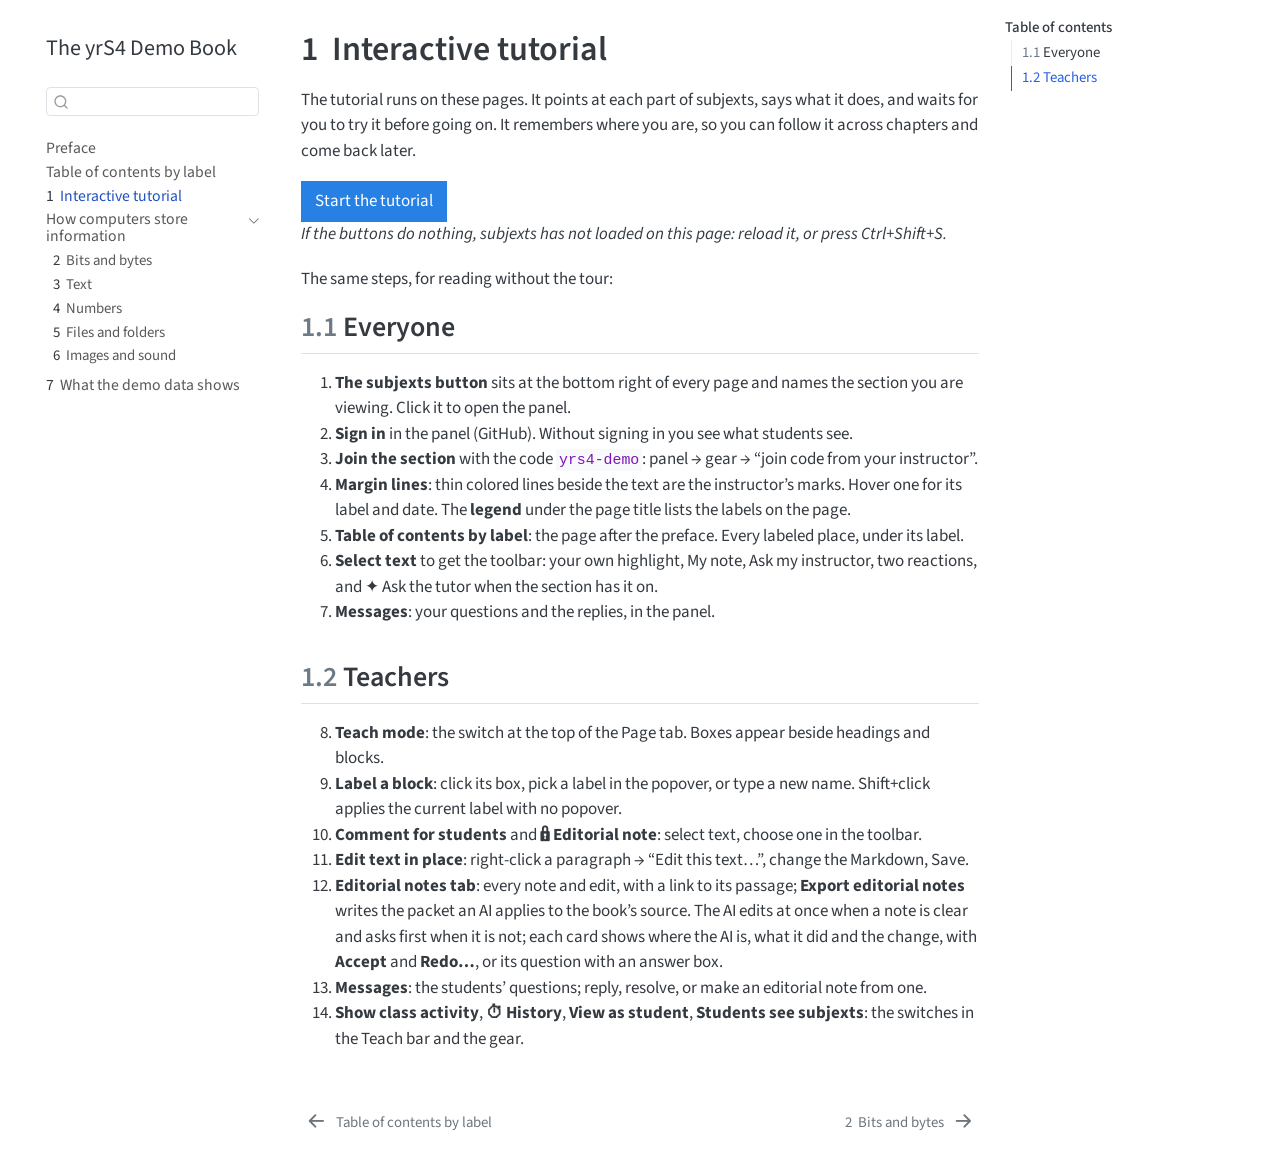
<file: tutorial.html>
<!DOCTYPE html>
<html xmlns="http://www.w3.org/1999/xhtml" lang="en" xml:lang="en"><head>

<meta charset="utf-8">
<meta name="generator" content="quarto-1.7.33">

<meta name="viewport" content="width=device-width, initial-scale=1.0, user-scalable=yes">


<title>1&nbsp; Interactive tutorial – The yrS4 Demo Book</title>
<style>
code{white-space: pre-wrap;}
span.smallcaps{font-variant: small-caps;}
div.columns{display: flex; gap: min(4vw, 1.5em);}
div.column{flex: auto; overflow-x: auto;}
div.hanging-indent{margin-left: 1.5em; text-indent: -1.5em;}
ul.task-list{list-style: none;}
ul.task-list li input[type="checkbox"] {
  width: 0.8em;
  margin: 0 0.8em 0.2em -1em; /* quarto-specific, see https://github.com/quarto-dev/quarto-cli/issues/4556 */ 
  vertical-align: middle;
}
</style>


<script src="site_libs/quarto-nav/quarto-nav.js"></script>
<script src="site_libs/quarto-nav/headroom.min.js"></script>
<script src="site_libs/clipboard/clipboard.min.js"></script>
<script src="site_libs/quarto-search/autocomplete.umd.js"></script>
<script src="site_libs/quarto-search/fuse.min.js"></script>
<script src="site_libs/quarto-search/quarto-search.js"></script>
<meta name="quarto:offset" content="./">
<link href="./01-bits-and-bytes.html" rel="next">
<link href="./subjexts-labels-v001.html" rel="prev">
<script src="site_libs/quarto-html/quarto.js" type="module"></script>
<script src="site_libs/quarto-html/tabsets/tabsets.js" type="module"></script>
<script src="site_libs/quarto-html/popper.min.js"></script>
<script src="site_libs/quarto-html/tippy.umd.min.js"></script>
<script src="site_libs/quarto-html/anchor.min.js"></script>
<link href="site_libs/quarto-html/tippy.css" rel="stylesheet">
<link href="site_libs/quarto-html/quarto-syntax-highlighting-ea385d0e468b0dd5ea5bf0780b1290d9.css" rel="stylesheet" id="quarto-text-highlighting-styles">
<script src="site_libs/bootstrap/bootstrap.min.js"></script>
<link href="site_libs/bootstrap/bootstrap-icons.css" rel="stylesheet">
<link href="site_libs/bootstrap/bootstrap-12250bc6d41324f970c4c53c607dc95b.min.css" rel="stylesheet" append-hash="true" id="quarto-bootstrap" data-mode="light">
<script id="quarto-search-options" type="application/json">{
  "location": "sidebar",
  "copy-button": false,
  "collapse-after": 3,
  "panel-placement": "start",
  "type": "textbox",
  "limit": 50,
  "keyboard-shortcut": [
    "f",
    "/",
    "s"
  ],
  "show-item-context": false,
  "language": {
    "search-no-results-text": "No results",
    "search-matching-documents-text": "matching documents",
    "search-copy-link-title": "Copy link to search",
    "search-hide-matches-text": "Hide additional matches",
    "search-more-match-text": "more match in this document",
    "search-more-matches-text": "more matches in this document",
    "search-clear-button-title": "Clear",
    "search-text-placeholder": "",
    "search-detached-cancel-button-title": "Cancel",
    "search-submit-button-title": "Submit",
    "search-label": "Search"
  }
}</script>


</head>

<body class="nav-sidebar floating quarto-light">

<div id="quarto-search-results"></div>
  <header id="quarto-header" class="headroom fixed-top">
  <nav class="quarto-secondary-nav">
    <div class="container-fluid d-flex">
      <button type="button" class="quarto-btn-toggle btn" data-bs-toggle="collapse" role="button" data-bs-target=".quarto-sidebar-collapse-item" aria-controls="quarto-sidebar" aria-expanded="false" aria-label="Toggle sidebar navigation" onclick="if (window.quartoToggleHeadroom) { window.quartoToggleHeadroom(); }">
        <i class="bi bi-layout-text-sidebar-reverse"></i>
      </button>
        <nav class="quarto-page-breadcrumbs" aria-label="breadcrumb"><ol class="breadcrumb"><li class="breadcrumb-item"><a href="./tutorial.html"><span class="chapter-number">1</span>&nbsp; <span class="chapter-title">Interactive tutorial</span></a></li></ol></nav>
        <a class="flex-grow-1" role="navigation" data-bs-toggle="collapse" data-bs-target=".quarto-sidebar-collapse-item" aria-controls="quarto-sidebar" aria-expanded="false" aria-label="Toggle sidebar navigation" onclick="if (window.quartoToggleHeadroom) { window.quartoToggleHeadroom(); }">      
        </a>
      <button type="button" class="btn quarto-search-button" aria-label="Search" onclick="window.quartoOpenSearch();">
        <i class="bi bi-search"></i>
      </button>
    </div>
  </nav>
</header>
<!-- content -->
<div id="quarto-content" class="quarto-container page-columns page-rows-contents page-layout-article">
<!-- sidebar -->
  <nav id="quarto-sidebar" class="sidebar collapse collapse-horizontal quarto-sidebar-collapse-item sidebar-navigation floating overflow-auto">
    <div class="pt-lg-2 mt-2 text-left sidebar-header">
    <div class="sidebar-title mb-0 py-0">
      <a href="./">The yrS4 Demo Book</a> 
    </div>
      </div>
        <div class="mt-2 flex-shrink-0 align-items-center">
        <div class="sidebar-search">
        <div id="quarto-search" class="" title="Search"></div>
        </div>
        </div>
    <div class="sidebar-menu-container"> 
    <ul class="list-unstyled mt-1">
        <li class="sidebar-item">
  <div class="sidebar-item-container"> 
  <a href="./index.html" class="sidebar-item-text sidebar-link">
 <span class="menu-text">Preface</span></a>
  </div>
</li>
        <li class="sidebar-item">
  <div class="sidebar-item-container"> 
  <a href="./subjexts-labels-v001.html" class="sidebar-item-text sidebar-link">
 <span class="menu-text">Table of contents by label</span></a>
  </div>
</li>
        <li class="sidebar-item">
  <div class="sidebar-item-container"> 
  <a href="./tutorial.html" class="sidebar-item-text sidebar-link active">
 <span class="menu-text"><span class="chapter-number">1</span>&nbsp; <span class="chapter-title">Interactive tutorial</span></span></a>
  </div>
</li>
        <li class="sidebar-item sidebar-item-section">
      <div class="sidebar-item-container"> 
            <a class="sidebar-item-text sidebar-link text-start" data-bs-toggle="collapse" data-bs-target="#quarto-sidebar-section-1" role="navigation" aria-expanded="true">
 <span class="menu-text">How computers store information</span></a>
          <a class="sidebar-item-toggle text-start" data-bs-toggle="collapse" data-bs-target="#quarto-sidebar-section-1" role="navigation" aria-expanded="true" aria-label="Toggle section">
            <i class="bi bi-chevron-right ms-2"></i>
          </a> 
      </div>
      <ul id="quarto-sidebar-section-1" class="collapse list-unstyled sidebar-section depth1 show">  
          <li class="sidebar-item">
  <div class="sidebar-item-container"> 
  <a href="./01-bits-and-bytes.html" class="sidebar-item-text sidebar-link">
 <span class="menu-text"><span class="chapter-number">2</span>&nbsp; <span class="chapter-title">Bits and bytes</span></span></a>
  </div>
</li>
          <li class="sidebar-item">
  <div class="sidebar-item-container"> 
  <a href="./02-text.html" class="sidebar-item-text sidebar-link">
 <span class="menu-text"><span class="chapter-number">3</span>&nbsp; <span class="chapter-title">Text</span></span></a>
  </div>
</li>
          <li class="sidebar-item">
  <div class="sidebar-item-container"> 
  <a href="./03-numbers.html" class="sidebar-item-text sidebar-link">
 <span class="menu-text"><span class="chapter-number">4</span>&nbsp; <span class="chapter-title">Numbers</span></span></a>
  </div>
</li>
          <li class="sidebar-item">
  <div class="sidebar-item-container"> 
  <a href="./04-files.html" class="sidebar-item-text sidebar-link">
 <span class="menu-text"><span class="chapter-number">5</span>&nbsp; <span class="chapter-title">Files and folders</span></span></a>
  </div>
</li>
          <li class="sidebar-item">
  <div class="sidebar-item-container"> 
  <a href="./05-images-and-sound.html" class="sidebar-item-text sidebar-link">
 <span class="menu-text"><span class="chapter-number">6</span>&nbsp; <span class="chapter-title">Images and sound</span></span></a>
  </div>
</li>
      </ul>
  </li>
        <li class="sidebar-item">
  <div class="sidebar-item-container"> 
  <a href="./06-demo-data.html" class="sidebar-item-text sidebar-link">
 <span class="menu-text"><span class="chapter-number">7</span>&nbsp; <span class="chapter-title">What the demo data shows</span></span></a>
  </div>
</li>
    </ul>
    </div>
</nav>
<div id="quarto-sidebar-glass" class="quarto-sidebar-collapse-item" data-bs-toggle="collapse" data-bs-target=".quarto-sidebar-collapse-item"></div>
<!-- margin-sidebar -->
    <div id="quarto-margin-sidebar" class="sidebar margin-sidebar">
        <nav id="TOC" role="doc-toc" class="toc-active">
    <h2 id="toc-title">Table of contents</h2>
   
  <ul>
  <li><a href="#sec-tutorial-everyone" id="toc-sec-tutorial-everyone" class="nav-link active" data-scroll-target="#sec-tutorial-everyone"><span class="header-section-number">1.1</span> Everyone</a></li>
  <li><a href="#sec-tutorial-teachers" id="toc-sec-tutorial-teachers" class="nav-link" data-scroll-target="#sec-tutorial-teachers"><span class="header-section-number">1.2</span> Teachers</a></li>
  </ul>
</nav>
    </div>
<!-- main -->
<main class="content" id="quarto-document-content">

<header id="title-block-header" class="quarto-title-block default">
<div class="quarto-title">
<h1 class="title"><span id="sec-tutorial" class="quarto-section-identifier"><span class="chapter-number">1</span>&nbsp; <span class="chapter-title">Interactive tutorial</span></span></h1>
</div>



<div class="quarto-title-meta">

    
  
    
  </div>
  


</header>


<p>The tutorial runs on these pages. It points at each part of subjexts, says what it does, and waits for you to try it before going on. It remembers where you are, so you can follow it across chapters and come back later.</p>
<div id="yrS4-tutorial-start" class="yrS4-tutorial-start">
<button type="button" class="btn btn-primary" data-yrs4-tutorial="start">
Start the tutorial
</button>
<button type="button" class="btn btn-outline-secondary" data-yrs4-tutorial="resume" hidden="">
Continue where I left off
</button>
<button type="button" class="btn btn-outline-secondary" data-yrs4-tutorial="reset" hidden="">
Start over
</button>
<p><em>If the buttons do nothing, subjexts has not loaded on this page: reload it, or press Ctrl+Shift+S.</em></p>
</div>
<p>The same steps, for reading without the tour:</p>
<section id="sec-tutorial-everyone" class="level2" data-number="1.1">
<h2 data-number="1.1" class="anchored" data-anchor-id="sec-tutorial-everyone"><span class="header-section-number">1.1</span> Everyone</h2>
<ol type="1">
<li><strong>The subjexts button</strong> sits at the bottom right of every page and names the section you are viewing. Click it to open the panel.</li>
<li><strong>Sign in</strong> in the panel (GitHub). Without signing in you see what students see.</li>
<li><strong>Join the section</strong> with the code <code>yrs4-demo</code>: panel → gear → “join code from your instructor”.</li>
<li><strong>Margin lines</strong>: thin colored lines beside the text are the instructor’s marks. Hover one for its label and date. The <strong>legend</strong> under the page title lists the labels on the page.</li>
<li><strong>Table of contents by label</strong>: the page after the preface. Every labeled place, under its label.</li>
<li><strong>Select text</strong> to get the toolbar: your own highlight, My note, Ask my instructor, two reactions, and ✦ Ask the tutor when the section has it on.</li>
<li><strong>Messages</strong>: your questions and the replies, in the panel.</li>
</ol>
</section>
<section id="sec-tutorial-teachers" class="level2" data-number="1.2">
<h2 data-number="1.2" class="anchored" data-anchor-id="sec-tutorial-teachers"><span class="header-section-number">1.2</span> Teachers</h2>
<ol start="8" type="1">
<li><strong>Teach mode</strong>: the switch at the top of the Page tab. Boxes appear beside headings and blocks.</li>
<li><strong>Label a block</strong>: click its box, pick a label in the popover, or type a new name. Shift+click applies the current label with no popover.</li>
<li><strong>Comment for students</strong> and <strong>🔒 Editorial note</strong>: select text, choose one in the toolbar.</li>
<li><strong>Edit text in place</strong>: right-click a paragraph → “Edit this text…”, change the Markdown, Save.</li>
<li><strong>Editorial notes tab</strong>: every note and edit, with a link to its passage; <strong>Export editorial notes</strong> writes the packet an AI applies to the book’s source. The AI edits at once when a note is clear and asks first when it is not; each card shows where the AI is, what it did and the change, with <strong>Accept</strong> and <strong>Redo…</strong>, or its question with an answer box.</li>
<li><strong>Messages</strong>: the students’ questions; reply, resolve, or make an editorial note from one.</li>
<li><strong>Show class activity</strong>, <strong>⏱ History</strong>, <strong>View as student</strong>, <strong>Students see subjexts</strong>: the switches in the Teach bar and the gear.</li>
</ol>


</section>

</main> <!-- /main -->
<script id="quarto-html-after-body" type="application/javascript">
  window.document.addEventListener("DOMContentLoaded", function (event) {
    const icon = "";
    const anchorJS = new window.AnchorJS();
    anchorJS.options = {
      placement: 'right',
      icon: icon
    };
    anchorJS.add('.anchored');
    const isCodeAnnotation = (el) => {
      for (const clz of el.classList) {
        if (clz.startsWith('code-annotation-')) {                     
          return true;
        }
      }
      return false;
    }
    const onCopySuccess = function(e) {
      // button target
      const button = e.trigger;
      // don't keep focus
      button.blur();
      // flash "checked"
      button.classList.add('code-copy-button-checked');
      var currentTitle = button.getAttribute("title");
      button.setAttribute("title", "Copied!");
      let tooltip;
      if (window.bootstrap) {
        button.setAttribute("data-bs-toggle", "tooltip");
        button.setAttribute("data-bs-placement", "left");
        button.setAttribute("data-bs-title", "Copied!");
        tooltip = new bootstrap.Tooltip(button, 
          { trigger: "manual", 
            customClass: "code-copy-button-tooltip",
            offset: [0, -8]});
        tooltip.show();    
      }
      setTimeout(function() {
        if (tooltip) {
          tooltip.hide();
          button.removeAttribute("data-bs-title");
          button.removeAttribute("data-bs-toggle");
          button.removeAttribute("data-bs-placement");
        }
        button.setAttribute("title", currentTitle);
        button.classList.remove('code-copy-button-checked');
      }, 1000);
      // clear code selection
      e.clearSelection();
    }
    const getTextToCopy = function(trigger) {
        const codeEl = trigger.previousElementSibling.cloneNode(true);
        for (const childEl of codeEl.children) {
          if (isCodeAnnotation(childEl)) {
            childEl.remove();
          }
        }
        return codeEl.innerText;
    }
    const clipboard = new window.ClipboardJS('.code-copy-button:not([data-in-quarto-modal])', {
      text: getTextToCopy
    });
    clipboard.on('success', onCopySuccess);
    if (window.document.getElementById('quarto-embedded-source-code-modal')) {
      const clipboardModal = new window.ClipboardJS('.code-copy-button[data-in-quarto-modal]', {
        text: getTextToCopy,
        container: window.document.getElementById('quarto-embedded-source-code-modal')
      });
      clipboardModal.on('success', onCopySuccess);
    }
      var localhostRegex = new RegExp(/^(?:http|https):\/\/localhost\:?[0-9]*\//);
      var mailtoRegex = new RegExp(/^mailto:/);
        var filterRegex = new RegExp('/' + window.location.host + '/');
      var isInternal = (href) => {
          return filterRegex.test(href) || localhostRegex.test(href) || mailtoRegex.test(href);
      }
      // Inspect non-navigation links and adorn them if external
     var links = window.document.querySelectorAll('a[href]:not(.nav-link):not(.navbar-brand):not(.toc-action):not(.sidebar-link):not(.sidebar-item-toggle):not(.pagination-link):not(.no-external):not([aria-hidden]):not(.dropdown-item):not(.quarto-navigation-tool):not(.about-link)');
      for (var i=0; i<links.length; i++) {
        const link = links[i];
        if (!isInternal(link.href)) {
          // undo the damage that might have been done by quarto-nav.js in the case of
          // links that we want to consider external
          if (link.dataset.originalHref !== undefined) {
            link.href = link.dataset.originalHref;
          }
        }
      }
    function tippyHover(el, contentFn, onTriggerFn, onUntriggerFn) {
      const config = {
        allowHTML: true,
        maxWidth: 500,
        delay: 100,
        arrow: false,
        appendTo: function(el) {
            return el.parentElement;
        },
        interactive: true,
        interactiveBorder: 10,
        theme: 'quarto',
        placement: 'bottom-start',
      };
      if (contentFn) {
        config.content = contentFn;
      }
      if (onTriggerFn) {
        config.onTrigger = onTriggerFn;
      }
      if (onUntriggerFn) {
        config.onUntrigger = onUntriggerFn;
      }
      window.tippy(el, config); 
    }
    const noterefs = window.document.querySelectorAll('a[role="doc-noteref"]');
    for (var i=0; i<noterefs.length; i++) {
      const ref = noterefs[i];
      tippyHover(ref, function() {
        // use id or data attribute instead here
        let href = ref.getAttribute('data-footnote-href') || ref.getAttribute('href');
        try { href = new URL(href).hash; } catch {}
        const id = href.replace(/^#\/?/, "");
        const note = window.document.getElementById(id);
        if (note) {
          return note.innerHTML;
        } else {
          return "";
        }
      });
    }
    const xrefs = window.document.querySelectorAll('a.quarto-xref');
    const processXRef = (id, note) => {
      // Strip column container classes
      const stripColumnClz = (el) => {
        el.classList.remove("page-full", "page-columns");
        if (el.children) {
          for (const child of el.children) {
            stripColumnClz(child);
          }
        }
      }
      stripColumnClz(note)
      if (id === null || id.startsWith('sec-')) {
        // Special case sections, only their first couple elements
        const container = document.createElement("div");
        if (note.children && note.children.length > 2) {
          container.appendChild(note.children[0].cloneNode(true));
          for (let i = 1; i < note.children.length; i++) {
            const child = note.children[i];
            if (child.tagName === "P" && child.innerText === "") {
              continue;
            } else {
              container.appendChild(child.cloneNode(true));
              break;
            }
          }
          if (window.Quarto?.typesetMath) {
            window.Quarto.typesetMath(container);
          }
          return container.innerHTML
        } else {
          if (window.Quarto?.typesetMath) {
            window.Quarto.typesetMath(note);
          }
          return note.innerHTML;
        }
      } else {
        // Remove any anchor links if they are present
        const anchorLink = note.querySelector('a.anchorjs-link');
        if (anchorLink) {
          anchorLink.remove();
        }
        if (window.Quarto?.typesetMath) {
          window.Quarto.typesetMath(note);
        }
        if (note.classList.contains("callout")) {
          return note.outerHTML;
        } else {
          return note.innerHTML;
        }
      }
    }
    for (var i=0; i<xrefs.length; i++) {
      const xref = xrefs[i];
      tippyHover(xref, undefined, function(instance) {
        instance.disable();
        let url = xref.getAttribute('href');
        let hash = undefined; 
        if (url.startsWith('#')) {
          hash = url;
        } else {
          try { hash = new URL(url).hash; } catch {}
        }
        if (hash) {
          const id = hash.replace(/^#\/?/, "");
          const note = window.document.getElementById(id);
          if (note !== null) {
            try {
              const html = processXRef(id, note.cloneNode(true));
              instance.setContent(html);
            } finally {
              instance.enable();
              instance.show();
            }
          } else {
            // See if we can fetch this
            fetch(url.split('#')[0])
            .then(res => res.text())
            .then(html => {
              const parser = new DOMParser();
              const htmlDoc = parser.parseFromString(html, "text/html");
              const note = htmlDoc.getElementById(id);
              if (note !== null) {
                const html = processXRef(id, note);
                instance.setContent(html);
              } 
            }).finally(() => {
              instance.enable();
              instance.show();
            });
          }
        } else {
          // See if we can fetch a full url (with no hash to target)
          // This is a special case and we should probably do some content thinning / targeting
          fetch(url)
          .then(res => res.text())
          .then(html => {
            const parser = new DOMParser();
            const htmlDoc = parser.parseFromString(html, "text/html");
            const note = htmlDoc.querySelector('main.content');
            if (note !== null) {
              // This should only happen for chapter cross references
              // (since there is no id in the URL)
              // remove the first header
              if (note.children.length > 0 && note.children[0].tagName === "HEADER") {
                note.children[0].remove();
              }
              const html = processXRef(null, note);
              instance.setContent(html);
            } 
          }).finally(() => {
            instance.enable();
            instance.show();
          });
        }
      }, function(instance) {
      });
    }
        let selectedAnnoteEl;
        const selectorForAnnotation = ( cell, annotation) => {
          let cellAttr = 'data-code-cell="' + cell + '"';
          let lineAttr = 'data-code-annotation="' +  annotation + '"';
          const selector = 'span[' + cellAttr + '][' + lineAttr + ']';
          return selector;
        }
        const selectCodeLines = (annoteEl) => {
          const doc = window.document;
          const targetCell = annoteEl.getAttribute("data-target-cell");
          const targetAnnotation = annoteEl.getAttribute("data-target-annotation");
          const annoteSpan = window.document.querySelector(selectorForAnnotation(targetCell, targetAnnotation));
          const lines = annoteSpan.getAttribute("data-code-lines").split(",");
          const lineIds = lines.map((line) => {
            return targetCell + "-" + line;
          })
          let top = null;
          let height = null;
          let parent = null;
          if (lineIds.length > 0) {
              //compute the position of the single el (top and bottom and make a div)
              const el = window.document.getElementById(lineIds[0]);
              top = el.offsetTop;
              height = el.offsetHeight;
              parent = el.parentElement.parentElement;
            if (lineIds.length > 1) {
              const lastEl = window.document.getElementById(lineIds[lineIds.length - 1]);
              const bottom = lastEl.offsetTop + lastEl.offsetHeight;
              height = bottom - top;
            }
            if (top !== null && height !== null && parent !== null) {
              // cook up a div (if necessary) and position it 
              let div = window.document.getElementById("code-annotation-line-highlight");
              if (div === null) {
                div = window.document.createElement("div");
                div.setAttribute("id", "code-annotation-line-highlight");
                div.style.position = 'absolute';
                parent.appendChild(div);
              }
              div.style.top = top - 2 + "px";
              div.style.height = height + 4 + "px";
              div.style.left = 0;
              let gutterDiv = window.document.getElementById("code-annotation-line-highlight-gutter");
              if (gutterDiv === null) {
                gutterDiv = window.document.createElement("div");
                gutterDiv.setAttribute("id", "code-annotation-line-highlight-gutter");
                gutterDiv.style.position = 'absolute';
                const codeCell = window.document.getElementById(targetCell);
                const gutter = codeCell.querySelector('.code-annotation-gutter');
                gutter.appendChild(gutterDiv);
              }
              gutterDiv.style.top = top - 2 + "px";
              gutterDiv.style.height = height + 4 + "px";
            }
            selectedAnnoteEl = annoteEl;
          }
        };
        const unselectCodeLines = () => {
          const elementsIds = ["code-annotation-line-highlight", "code-annotation-line-highlight-gutter"];
          elementsIds.forEach((elId) => {
            const div = window.document.getElementById(elId);
            if (div) {
              div.remove();
            }
          });
          selectedAnnoteEl = undefined;
        };
          // Handle positioning of the toggle
      window.addEventListener(
        "resize",
        throttle(() => {
          elRect = undefined;
          if (selectedAnnoteEl) {
            selectCodeLines(selectedAnnoteEl);
          }
        }, 10)
      );
      function throttle(fn, ms) {
      let throttle = false;
      let timer;
        return (...args) => {
          if(!throttle) { // first call gets through
              fn.apply(this, args);
              throttle = true;
          } else { // all the others get throttled
              if(timer) clearTimeout(timer); // cancel #2
              timer = setTimeout(() => {
                fn.apply(this, args);
                timer = throttle = false;
              }, ms);
          }
        };
      }
        // Attach click handler to the DT
        const annoteDls = window.document.querySelectorAll('dt[data-target-cell]');
        for (const annoteDlNode of annoteDls) {
          annoteDlNode.addEventListener('click', (event) => {
            const clickedEl = event.target;
            if (clickedEl !== selectedAnnoteEl) {
              unselectCodeLines();
              const activeEl = window.document.querySelector('dt[data-target-cell].code-annotation-active');
              if (activeEl) {
                activeEl.classList.remove('code-annotation-active');
              }
              selectCodeLines(clickedEl);
              clickedEl.classList.add('code-annotation-active');
            } else {
              // Unselect the line
              unselectCodeLines();
              clickedEl.classList.remove('code-annotation-active');
            }
          });
        }
    const findCites = (el) => {
      const parentEl = el.parentElement;
      if (parentEl) {
        const cites = parentEl.dataset.cites;
        if (cites) {
          return {
            el,
            cites: cites.split(' ')
          };
        } else {
          return findCites(el.parentElement)
        }
      } else {
        return undefined;
      }
    };
    var bibliorefs = window.document.querySelectorAll('a[role="doc-biblioref"]');
    for (var i=0; i<bibliorefs.length; i++) {
      const ref = bibliorefs[i];
      const citeInfo = findCites(ref);
      if (citeInfo) {
        tippyHover(citeInfo.el, function() {
          var popup = window.document.createElement('div');
          citeInfo.cites.forEach(function(cite) {
            var citeDiv = window.document.createElement('div');
            citeDiv.classList.add('hanging-indent');
            citeDiv.classList.add('csl-entry');
            var biblioDiv = window.document.getElementById('ref-' + cite);
            if (biblioDiv) {
              citeDiv.innerHTML = biblioDiv.innerHTML;
            }
            popup.appendChild(citeDiv);
          });
          return popup.innerHTML;
        });
      }
    }
  });
  </script>
<nav class="page-navigation">
  <div class="nav-page nav-page-previous">
      <a href="./subjexts-labels-v001.html" class="pagination-link" aria-label="Table of contents by label">
        <i class="bi bi-arrow-left-short"></i> <span class="nav-page-text">Table of contents by label</span>
      </a>          
  </div>
  <div class="nav-page nav-page-next">
      <a href="./01-bits-and-bytes.html" class="pagination-link" aria-label="Bits and bytes">
        <span class="nav-page-text"><span class="chapter-number">2</span>&nbsp; <span class="chapter-title">Bits and bytes</span></span> <i class="bi bi-arrow-right-short"></i>
      </a>
  </div>
</nav>
</div> <!-- /content -->
<!-- subjexts-v001.html: the subjexts teaching overlay (yrS4). One line; remove it to revert the book completely.
     The script holds no key, fails silently, and does nothing if the package is disabled on the platform. -->
<script src="https://subjexts.github.io/overlay/v1/yrS4.js" data-package="y-rosenthal/yrs4-demo" defer=""></script>
<!-- yrS4-tutorial.html: the interactive tutorial of subjexts, this book's own feature (docs/PLANNING-v001.qmd).
     It drives the subjexts page script (window.__yrS4) from outside; it changes nothing in the platform. -->
<link rel="stylesheet" href="yrS4-tutorial.css">
<script src="yrS4-tutorial.js" defer=""></script>




</body></html>
</file>
<file: site_libs/quarto-html/tippy.css>
.tippy-box[data-animation=fade][data-state=hidden]{opacity:0}[data-tippy-root]{max-width:calc(100vw - 10px)}.tippy-box{position:relative;background-color:#333;color:#fff;border-radius:4px;font-size:14px;line-height:1.4;white-space:normal;outline:0;transition-property:transform,visibility,opacity}.tippy-box[data-placement^=top]>.tippy-arrow{bottom:0}.tippy-box[data-placement^=top]>.tippy-arrow:before{bottom:-7px;left:0;border-width:8px 8px 0;border-top-color:initial;transform-origin:center top}.tippy-box[data-placement^=bottom]>.tippy-arrow{top:0}.tippy-box[data-placement^=bottom]>.tippy-arrow:before{top:-7px;left:0;border-width:0 8px 8px;border-bottom-color:initial;transform-origin:center bottom}.tippy-box[data-placement^=left]>.tippy-arrow{right:0}.tippy-box[data-placement^=left]>.tippy-arrow:before{border-width:8px 0 8px 8px;border-left-color:initial;right:-7px;transform-origin:center left}.tippy-box[data-placement^=right]>.tippy-arrow{left:0}.tippy-box[data-placement^=right]>.tippy-arrow:before{left:-7px;border-width:8px 8px 8px 0;border-right-color:initial;transform-origin:center right}.tippy-box[data-inertia][data-state=visible]{transition-timing-function:cubic-bezier(.54,1.5,.38,1.11)}.tippy-arrow{width:16px;height:16px;color:#333}.tippy-arrow:before{content:"";position:absolute;border-color:transparent;border-style:solid}.tippy-content{position:relative;padding:5px 9px;z-index:1}
</file>
<file: site_libs/quarto-html/quarto-syntax-highlighting-ea385d0e468b0dd5ea5bf0780b1290d9.css>
/* quarto syntax highlight colors */
:root {
  --quarto-hl-ot-color: #003B4F;
  --quarto-hl-at-color: #657422;
  --quarto-hl-ss-color: #20794D;
  --quarto-hl-an-color: #5E5E5E;
  --quarto-hl-fu-color: #4758AB;
  --quarto-hl-st-color: #20794D;
  --quarto-hl-cf-color: #003B4F;
  --quarto-hl-op-color: #5E5E5E;
  --quarto-hl-er-color: #AD0000;
  --quarto-hl-bn-color: #AD0000;
  --quarto-hl-al-color: #AD0000;
  --quarto-hl-va-color: #111111;
  --quarto-hl-bu-color: inherit;
  --quarto-hl-ex-color: inherit;
  --quarto-hl-pp-color: #AD0000;
  --quarto-hl-in-color: #5E5E5E;
  --quarto-hl-vs-color: #20794D;
  --quarto-hl-wa-color: #5E5E5E;
  --quarto-hl-do-color: #5E5E5E;
  --quarto-hl-im-color: #00769E;
  --quarto-hl-ch-color: #20794D;
  --quarto-hl-dt-color: #AD0000;
  --quarto-hl-fl-color: #AD0000;
  --quarto-hl-co-color: #5E5E5E;
  --quarto-hl-cv-color: #5E5E5E;
  --quarto-hl-cn-color: #8f5902;
  --quarto-hl-sc-color: #5E5E5E;
  --quarto-hl-dv-color: #AD0000;
  --quarto-hl-kw-color: #003B4F;
}

/* other quarto variables */
:root {
  --quarto-font-monospace: SFMono-Regular, Menlo, Monaco, Consolas, "Liberation Mono", "Courier New", monospace;
}

/* syntax highlight based on Pandoc's rules */
pre > code.sourceCode > span {
  color: #003B4F;
}

code.sourceCode > span {
  color: #003B4F;
}

div.sourceCode,
div.sourceCode pre.sourceCode {
  color: #003B4F;
}

/* Normal */
code span {
  color: #003B4F;
}

/* Alert */
code span.al {
  color: #AD0000;
  font-style: inherit;
}

/* Annotation */
code span.an {
  color: #5E5E5E;
  font-style: inherit;
}

/* Attribute */
code span.at {
  color: #657422;
  font-style: inherit;
}

/* BaseN */
code span.bn {
  color: #AD0000;
  font-style: inherit;
}

/* BuiltIn */
code span.bu {
  font-style: inherit;
}

/* ControlFlow */
code span.cf {
  color: #003B4F;
  font-weight: bold;
  font-style: inherit;
}

/* Char */
code span.ch {
  color: #20794D;
  font-style: inherit;
}

/* Constant */
code span.cn {
  color: #8f5902;
  font-style: inherit;
}

/* Comment */
code span.co {
  color: #5E5E5E;
  font-style: inherit;
}

/* CommentVar */
code span.cv {
  color: #5E5E5E;
  font-style: italic;
}

/* Documentation */
code span.do {
  color: #5E5E5E;
  font-style: italic;
}

/* DataType */
code span.dt {
  color: #AD0000;
  font-style: inherit;
}

/* DecVal */
code span.dv {
  color: #AD0000;
  font-style: inherit;
}

/* Error */
code span.er {
  color: #AD0000;
  font-style: inherit;
}

/* Extension */
code span.ex {
  font-style: inherit;
}

/* Float */
code span.fl {
  color: #AD0000;
  font-style: inherit;
}

/* Function */
code span.fu {
  color: #4758AB;
  font-style: inherit;
}

/* Import */
code span.im {
  color: #00769E;
  font-style: inherit;
}

/* Information */
code span.in {
  color: #5E5E5E;
  font-style: inherit;
}

/* Keyword */
code span.kw {
  color: #003B4F;
  font-weight: bold;
  font-style: inherit;
}

/* Operator */
code span.op {
  color: #5E5E5E;
  font-style: inherit;
}

/* Other */
code span.ot {
  color: #003B4F;
  font-style: inherit;
}

/* Preprocessor */
code span.pp {
  color: #AD0000;
  font-style: inherit;
}

/* SpecialChar */
code span.sc {
  color: #5E5E5E;
  font-style: inherit;
}

/* SpecialString */
code span.ss {
  color: #20794D;
  font-style: inherit;
}

/* String */
code span.st {
  color: #20794D;
  font-style: inherit;
}

/* Variable */
code span.va {
  color: #111111;
  font-style: inherit;
}

/* VerbatimString */
code span.vs {
  color: #20794D;
  font-style: inherit;
}

/* Warning */
code span.wa {
  color: #5E5E5E;
  font-style: italic;
}

.prevent-inlining {
  content: "</";
}

/*# sourceMappingURL=538754cbb4183396a2435bcb80637e05.css.map */
</file>
<file: yrS4-tutorial.css>
/* yrS4-tutorial.css: the interactive tutorial of subjexts (this book's own feature; see yrS4-tutorial.js). */
.yrS4-tut-dim { position: fixed; inset: 0; pointer-events: none; z-index: 2147482990; }
.yrS4-tut-hole { position: absolute; border-radius: 8px; box-shadow: 0 0 0 100vmax rgba(15, 23, 42, .42); transition: top .2s, left .2s, width .2s, height .2s; outline: 2px solid #f59e0b; }
.yrS4-tut-dim.nohole { background: rgba(15, 23, 42, .18); }
.yrS4-tut-card { position: fixed; left: 16px; bottom: 16px; width: min(400px, calc(100vw - 32px)); max-height: 70vh; overflow: auto; background: #fff; color: #111827;
  border: 1px solid #e5e7eb; border-radius: 10px; box-shadow: 0 12px 32px rgba(0,0,0,.25); padding: 14px 16px; font: 14px/1.45 system-ui, sans-serif; z-index: 2147483010; }
.yrS4-tut-card h3 { margin: 0 0 6px; font-size: 16px; }
.yrS4-tut-card p { margin: 6px 0; }
.yrS4-tut-card .step { color: #6b7280; font-size: 12px; }
.yrS4-tut-card .acts { display: flex; gap: 8px; margin-top: 10px; flex-wrap: wrap; align-items: center; }
.yrS4-tut-card button { font: inherit; padding: 5px 12px; border-radius: 6px; border: 1px solid #d1d5db; background: #f9fafb; cursor: pointer; }
.yrS4-tut-card button.primary { background: #2563eb; border-color: #2563eb; color: #fff; }
.yrS4-tut-card button.link { border: 0; background: none; color: #6b7280; padding: 5px 4px; }
.yrS4-tut-card .wait { color: #b45309; font-size: 13px; }
.yrS4-tut-card .done { color: #047857; font-size: 13px; }
.yrS4-tut-card a.go { font-weight: 600; }
.yrS4-tut-card kbd { font: 12px ui-monospace, monospace; background: #f3f4f6; border: 1px solid #e5e7eb; border-radius: 3px; padding: 0 4px; }
.yrS4-tutorial-start { margin: 12px 0 20px; }
.yrS4-tutorial-start button { margin-right: 8px; }
@media (prefers-color-scheme: dark) { .yrS4-tut-card { background: #1f2937; color: #f3f4f6; border-color: #374151; } .yrS4-tut-card button { background: #374151; border-color: #4b5563; color: #f3f4f6; } .yrS4-tut-card kbd { background: #374151; border-color: #4b5563; } }
</file>
